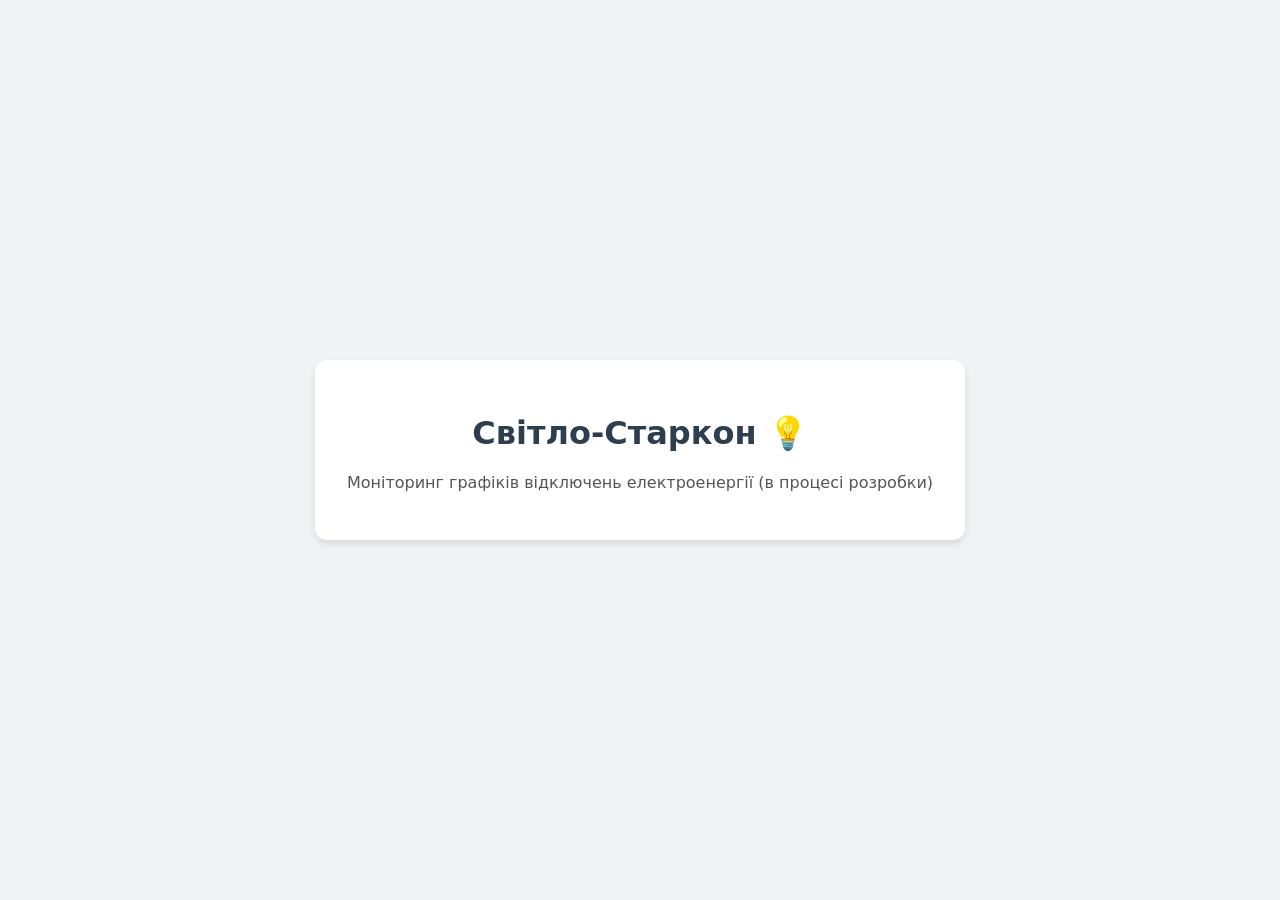
<file: index.html>
<!DOCTYPE html>
<html lang="uk">
<head>
    <meta charset="UTF-8">
    <meta name="viewport" content="width=device-width, initial-scale=1.0">
    <title>Світло-Старкон (PWA)</title>
    <style>
        body {
            font-family: system-ui, -apple-system, sans-serif;
            display: flex;
            justify-content: center;
            align-items: center;
            height: 100vh;
            margin: 0;
            background-color: #f0f2f5;
        }
        .container {
            text-align: center;
            padding: 2rem;
            background: white;
            border-radius: 12px;
            box-shadow: 0 4px 6px rgba(0,0,0,0.1);
        }
        h1 { color: #2c3e50; }
        p { color: #555; }
    </style>
</head>
<body>
    <div class="container">
        <h1>Світло-Старкон 💡</h1>
        <p>Моніторинг графіків відключень електроенергії (в процесі розробки)</p>
    </div>
</body>
</html>
</file>
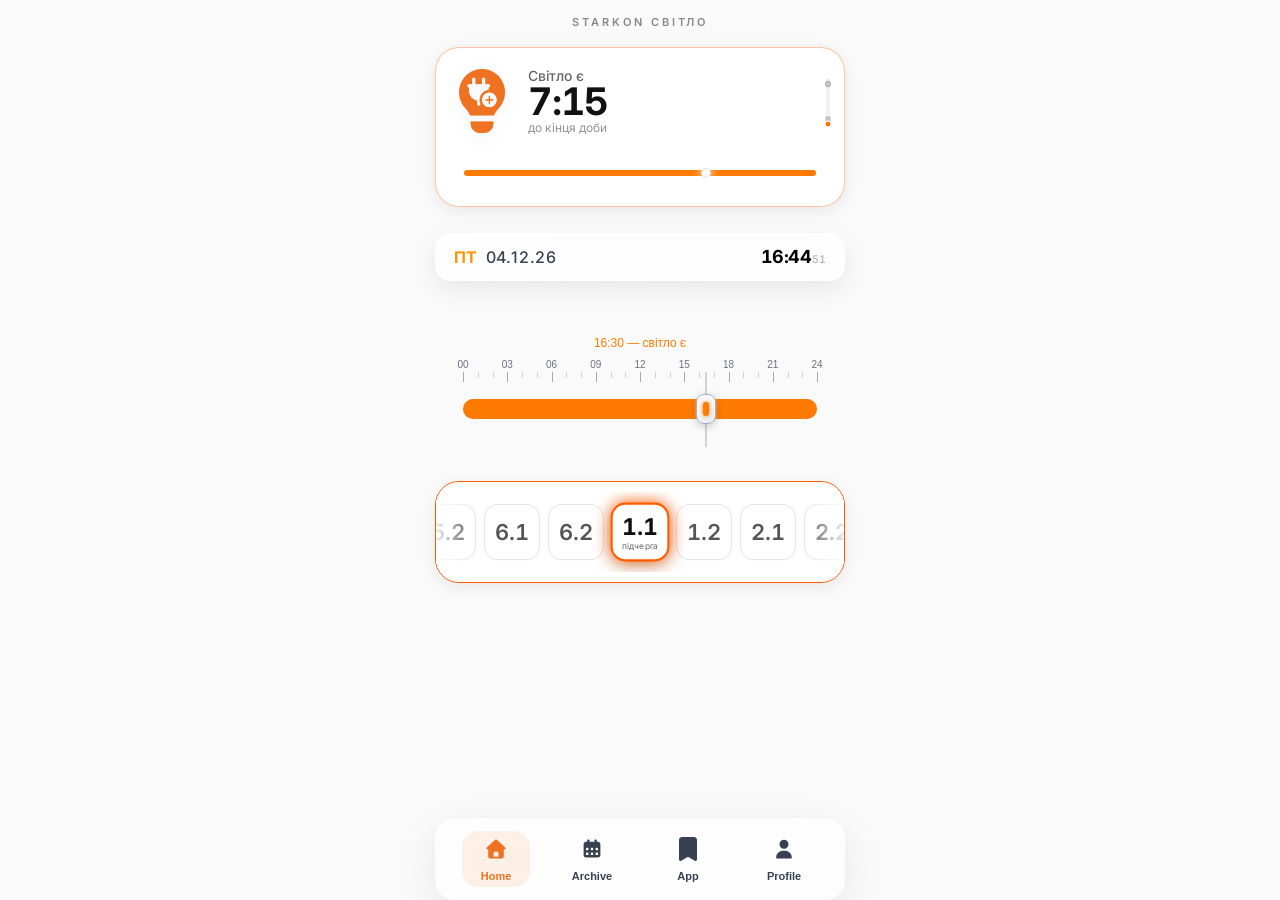
<file: pwa/index.html>
<!DOCTYPE html>
<html lang="uk">

<head>
    <meta charset="UTF-8">
    <meta name="viewport" content="width=device-width, initial-scale=1.0, maximum-scale=1.0, user-scalable=no">
    <title>Світло-Старкон | Коли буде світло?</title>
    <!-- Premium Typography: Inter for Apple-level UI -->
    <link rel="preconnect" href="https://fonts.googleapis.com">
    <link rel="preconnect" href="https://fonts.gstatic.com" crossorigin>
    <link
        href="https://fonts.googleapis.com/css2?family=Inter:wght@400;500;600;700;800;900&family=Outfit:wght@400;600;800&display=swap"
        rel="stylesheet">
    <link rel="stylesheet" href="style.css?v=1.5.4">
    <link rel="stylesheet" href="css/home.css?v=1.5.4">
    <link rel="stylesheet" href="css/tech-ui.css?v=1.5.4">
    <link rel="stylesheet" href="css/selector.css?v=1.5.4">
    <link rel="stylesheet" href="css/sssk-modern.css?v=1.5.4">

    <link rel="manifest" href="manifest.json">
    <meta name="theme-color" content="#D77727">
    <link rel="icon" type="image/svg+xml" href="assets/app-icon.svg">
    <link rel="apple-touch-icon" href="assets/app-icon-maskable.svg">
</head>

<body class="page-home" style="background: #000; color: #fff;">
    <!-- Full Screen Loading Splash -->
    <div id="loading-screen" class="loading-screen">
        <div class="loading-bulb-container">
            <svg width="240" height="240" viewBox="0 0 512 512" fill="none" xmlns="http://www.w3.org/2000/svg">
                <!-- Static Background Path -->
                <path
                    d="M171.91 356H244.66V278.23C204.38 270.82 189.03 233.61 193.14 195.47C179.44 195.42 179.44 174.57 193.14 174.52H214.09V143.09C214.09 137.3 218.77 132.61 224.57 132.61C230.37 132.61 235.05 137.29 235.05 143.09V174.52H276.95V143.09C276.95 137.3 281.63 132.61 287.43 132.61C293.23 132.61 297.91 137.29 297.91 143.09V174.52H318.86C332.56 174.57 332.56 195.42 318.86 195.47C322.98 233.61 307.59 270.84 267.34 278.23V356H340.09C346.17 337.42 358.34 320.58 372.09 306.08C468.46 211.41 393.29 31.22 256.01 36C118.69 31.25 43.56 211.41 139.92 306.09C153.66 320.59 165.91 337.42 171.91 356ZM336 409.33C334.83 508.55 159.82 495.2 176 396H336V409.33Z"
                    stroke="rgba(255,255,255,0.08)" stroke-width="4" fill="none" />

                <!-- Animated Spark Path -->
                <path id="loading-spark"
                    d="M267.34 356H340.09C346.17 337.42 358.34 320.58 372.09 306.08C468.46 211.41 393.29 31.22 256.01 36C118.69 31.25 43.56 211.41 139.92 306.09C153.66 320.59 165.91 337.42 171.91 356H244.66V278.23C204.38 270.82 189.03 233.61 193.14 195.47C179.44 195.42 179.44 174.57 193.14 174.52H214.09V143.09C214.09 137.3 218.77 132.61 224.57 132.61C230.37 132.61 235.05 137.29 235.05 143.09V174.52H276.95V143.09C276.95 137.3 281.63 132.61 287.43 132.61C293.23 132.61 297.91 137.29 297.91 143.09V174.52H318.86C332.56 174.57 332.56 195.42 318.86 195.47C322.98 233.61 307.59 270.84 267.34 278.23V356"
                    stroke="white" stroke-width="6" stroke-linecap="round" stroke-linejoin="round" fill="none" />
            </svg>
        </div>
    </div>

    <div id="app">
        <!-- Removed glass-header as per user request for Native PWA look -->



        <main class="content-area">
            <!-- Home Section -->
            <section id="home-section">
                <!-- PWA Page Title (Synchronized with Cabinet) -->
                <div class="pwa-page-label">
                    STARKON СВІТЛО
                </div>
                <!-- Removed Legacy Group Carousel (Pills) as per user request -->


                <!-- Removed Date Badge as per user request to integrate into hero -->
                <!-- Hero Card below -->

                <!-- Hero component v3 - Status Grid -->
                <div id="smart-hero" class="hero-card status-on">
                    <!-- ICON -->
                    <div class="hero-icon">
                        <img id="hero-icon-3d" src="assets/power_off.png" alt="Status Icon" data-status="on">
                    </div>

                    <!-- TEXT BLOCK -->
                    <div class="hero-text-block">
                        <div id="hero-title" class="hero-status">Світло є</div>
                        <div id="hero-countdown" class="hero-timer">0:00</div>
                        <div id="hero-subtitle" class="hero-context hero-context--active">завантаження...</div>
                    </div>

                    <!-- PROGRESS CAPSULE -->
                    <div class="hero-phase" id="hero-phase-capsule">
                        <div class="phase-track"></div>
                        <div class="phase-fill" id="hero-phase-fill"></div>
                        <div class="phase-dot phase-start"></div>
                        <div class="phase-dot phase-end"></div>
                        <div class="phase-dot phase-current" id="hero-phase-current"></div>
                    </div>

                    <!-- Horizontal 24h Mini-Graph -->
                    <div class="hero-timeline-capsule" id="hero-timeline-v3">
                        <div class="hero-tl-bubbles" id="hero-tl-bubbles"></div>
                        <div class="hero-tl-track">
                            <div class="hero-tl-segments" id="hero-tl-segments"></div>
                            <div class="hero-tl-pointer" id="hero-tl-pointer" style="left: 0%;"></div>
                        </div>
                    </div>
                </div>

                <!-- Dynamic Dashboard Status Block (Pushed by Hero Redesign) -->
                <div id="dynamic-info-block" class="dash-container status-off">
                    <!-- Left: Date Segment (Static) -->
                    <div class="dash-segment dash-date">
                        <span id="capsule-date-day" class="dash-day">--</span>
                        <span id="capsule-date-main" class="dash-date-num">--.--.----</span>
                    </div>


                    <!-- Right: Clock Segment (Interactive) -->
                    <div id="dash-segment-clock" class="dash-segment dash-clock">
                        <span id="tablo-real-time">00:00</span>
                        <span id="tablo-real-sec" class="dash-clock-sec">00</span>
                    </div>
                </div>


                <!-- MODERN INTERACTIVE TIMELINE (48 SECTORS) -->
                <div class="section-container" style="padding: 0 34px;">
                    <svitlo-timeline-block id="interactive-timeline-component" loading></svitlo-timeline-block>
                </div>

                <!-- Solid Bottom Area (Spaced for Subqueue Selector) -->
                <div style="position: relative; width: 100%; margin-bottom: 48px;">

                    <!-- Subqueue Selector -->
                    <div id="subqueue-selector" style="position: relative;">
                    </div>

                </div>

            </section>

        </main>

        <!-- Push nav to bottom safely -->

        <nav class="glass-nav">
            <button class="nav-item active focus-ring" onclick="window.location.href='index.html'">
                <span class="icon"><svg xmlns="http://www.w3.org/2000/svg" viewBox="0 0 640 640" width="24" height="24"
                        fill="currentColor">
                        <path
                            d="M341.8 72.6C329.5 61.2 310.5 61.2 298.3 72.6L74.3 280.6C64.7 289.6 61.5 303.5 66.3 315.7C71.1 327.9 82.8 336 96 336L112 336L112 512C112 547.3 140.7 576 176 576L464 576C499.3 576 528 547.3 528 512L528 336L544 336C557.2 336 569 327.9 573.8 315.7C578.6 303.5 575.4 289.5 565.8 280.6L341.8 72.6zM304 384L336 384C362.5 384 384 405.5 384 432L384 528L256 528L256 432C256 405.5 277.5 384 304 384z" />
                    </svg></span>
                <span class="nav-text">Home</span>
            </button>
            <button class="nav-item  focus-ring" onclick="window.location.href='full_schedule.html'">
                <span class="icon"><svg xmlns="http://www.w3.org/2000/svg" viewBox="0 0 640 640" width="24" height="24"
                        fill="currentColor">
                        <path
                            d="M224 64C241.7 64 256 78.3 256 96L256 128L384 128L384 96C384 78.3 398.3 64 416 64C433.7 64 448 78.3 448 96L448 128L480 128C515.3 128 544 156.7 544 192L544 480C544 515.3 515.3 544 480 544L160 544C124.7 544 96 515.3 96 480L96 192C96 156.7 124.7 128 160 128L192 128L192 96C192 78.3 206.3 64 224 64zM160 304L160 336C160 344.8 167.2 352 176 352L208 352C216.8 352 224 344.8 224 336L224 304C224 295.2 216.8 288 208 288L176 288C167.2 288 160 295.2 160 304zM288 304L288 336C288 344.8 295.2 352 304 352L336 352C344.8 352 352 344.8 352 336L352 304C352 295.2 344.8 288 336 288L304 288C295.2 288 288 295.2 288 304zM432 288C423.2 288 416 295.2 416 304L416 336C416 344.8 423.2 352 432 352L464 352C472.8 352 480 344.8 480 336L480 304C480 295.2 472.8 288 464 288L432 288zM160 432L160 464C160 472.8 167.2 480 176 480L208 480C216.8 480 224 472.8 224 464L224 432C224 423.2 216.8 416 208 416L176 416C167.2 416 160 423.2 160 432zM304 416C295.2 416 288 423.2 288 432L288 464C288 472.8 295.2 480 304 480L336 480C344.8 480 352 472.8 352 464L352 432C352 423.2 344.8 416 336 416L304 416zM416 432L416 464C416 472.8 423.2 480 432 480L464 480C472.8 480 480 472.8 480 464L480 432C480 423.2 472.8 416 464 416L432 416C423.2 416 416 423.2 416 432z" />
                    </svg></span>
                <span class="nav-text">Archive</span>
            </button>
            <button class="nav-item  focus-ring" onclick="window.location.href='apps.html'">
                <span class="icon"><svg xmlns="http://www.w3.org/2000/svg" viewBox="0 0 384 512" width="18" height="24"
                        fill="currentColor">
                        <path
                            d="M64 0C28.7 0 0 28.7 0 64L0 480c0 11.5 6.2 22.2 16.2 27.8s22.3 5.5 32.2-.4L192 421.3 335.5 507.4c9.9 5.9 22.2 6.1 32.2 .4S384 491.5 384 480l0-416c0-35.3-28.7-64-64-64L64 0z" />
                    </svg></span>
                <span class="nav-text">App</span>
            </button>
            <button class="nav-item  focus-ring" onclick="window.location.href='cabinet.html'">
                <span class="icon"><svg xmlns="http://www.w3.org/2000/svg" viewBox="0 0 640 640" width="24" height="24"
                        fill="currentColor">
                        <path
                            d="M320 312C386.3 312 440 258.3 440 192C440 125.7 386.3 72 320 72C253.7 72 200 125.7 200 192C200 258.3 253.7 312 320 312zM290.3 368C191.8 368 112 447.8 112 546.3C112 562.7 125.3 576 141.7 576L498.3 576C514.7 576 528 562.7 528 546.3C528 447.8 448.2 368 349.7 368L290.3 368z" />
                    </svg></span>
                <span class="nav-text">Profile</span>
            </button>
        </nav>
    </div>

    <!-- Queue Picker Overlay -->
    <div id="home-queue-picker-overlay" class="overlay"
        onclick="if(event.target===this) document.getElementById('home-queue-picker-overlay').classList.remove('active')">
        <div class="picker-container fade-in-up">
            <div class="picker-header" style="margin-bottom: 20px;">
                <h2 class="picker-title">Оберіть підчергу</h2>
                <div class="picker-close"
                    onclick="document.getElementById('home-queue-picker-overlay').classList.remove('active')">
                    <svg width="20" height="20" viewBox="0 0 24 24" fill="none" stroke="currentColor" stroke-width="3"
                        stroke-linecap="round" stroke-linejoin="round">
                        <line x1="18" y1="6" x2="6" y2="18"></line>
                        <line x1="6" y1="6" x2="18" y2="18"></line>
                    </svg>
                </div>
            </div>
            <div class="group-grid" id="home-queue-buttons">
                <!-- Group buttons injected via JS -->
            </div>
        </div>
    </div>

    <!-- Legend Overlay -->
    <div id="legend-overlay" class="overlay" onclick="if(event.target===this) this.classList.remove('active')">
        <div class="picker-container fade-in-up">
            <div class="picker-header">
                <h2 class="picker-title">Легенда графіку</h2>
                <div class="picker-close"
                    onclick="document.getElementById('legend-overlay').classList.remove('active')">
                    <svg width="20" height="20" viewBox="0 0 24 24" fill="none" stroke="currentColor" stroke-width="3"
                        stroke-linecap="round" stroke-linejoin="round">
                        <line x1="18" y1="6" x2="6" y2="18"></line>
                        <line x1="6" y1="6" x2="18" y2="18"></line>
                    </svg>
                </div>
            </div>
            <div class="legend-content">
                <div class="legend-item">
                    <div class="legend-color-p orange"></div>
                    <div class="legend-info">
                        <div class="legend-label">Помаранчевий</div>
                        <div class="legend-desc">Електроенергія буде подаватись у цей час.</div>
                    </div>
                </div>
                <div class="legend-item">
                    <div class="legend-color-p grey"></div>
                    <div class="legend-info">
                        <div class="legend-label">Сірий</div>
                        <div class="legend-desc">Електроенергія буде відсутня у цей час.</div>
                    </div>
                </div>
            </div>
        </div>
    </div>
    <script src="js/modules/svitlo-timeline-block.js?v=1.5.4"></script>
    <script src="js/tech-ui.js?v=1.5.4"></script>
    <script src="js/pages/home.js?v=1.5.4" type="module"></script>
    <script>
        if ('serviceWorker' in navigator) {
            window.addEventListener('load', () => {
                navigator.serviceWorker.register('sw.js')
                    .then(reg => console.log('SW Registered'))
                    .catch(err => console.log('SW Error: ', err));
            });
        }
    </script>
    <!-- SVG Filters for Advanced UI Effects -->
    <svg style="position: absolute; width: 0; height: 0; pointer-events: none;" aria-hidden="true" focusable="false">
      <defs>
        <filter id="bloom-glow" x="-50%" y="-50%" width="200%" height="200%">
          <feGaussianBlur in="SourceGraphic" stdDeviation="1.2" result="blur" />

          <feColorMatrix in="blur" type="matrix" values="
            1 0 0 0 0
            0 1 0 0 0
            0 0 1 0 0
            0 0 0 1.5 0" result="glow" />
          <feMerge>
            <feMergeNode in="glow" />
            <feMergeNode in="SourceGraphic" />
          </feMerge>
        </filter>
      </defs>
    </svg>
</body>


</html>
</file>
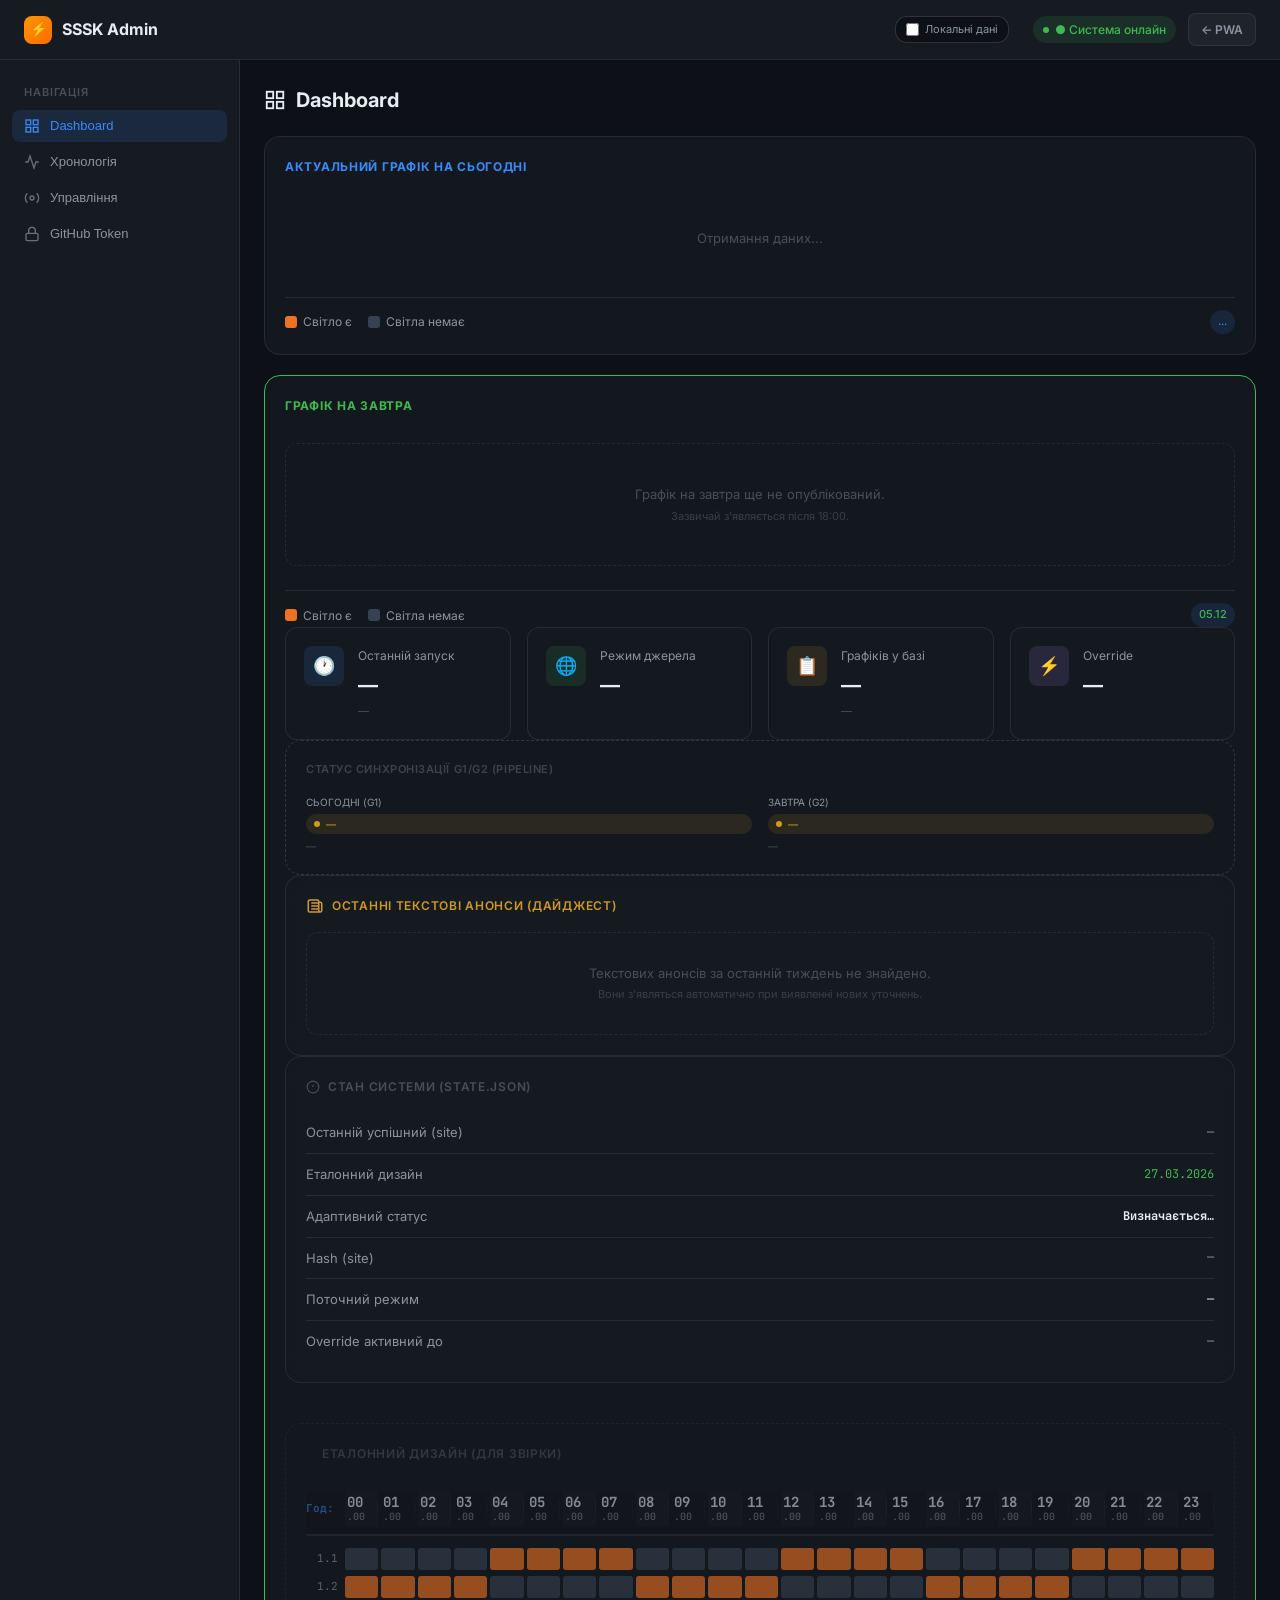
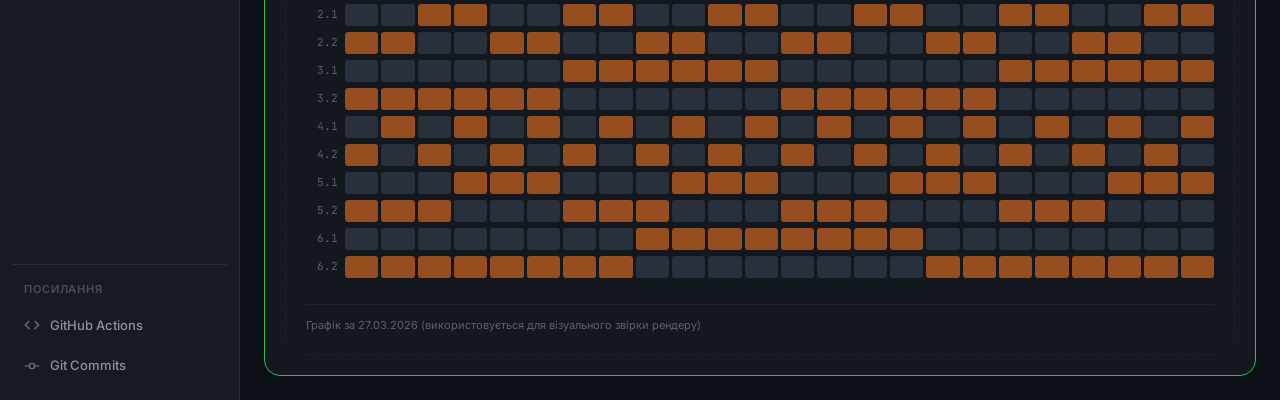
<file: pwa/admin.html>
<!DOCTYPE html>
<html lang="uk">
<head>
    <meta charset="UTF-8">
    <meta name="viewport" content="width=device-width, initial-scale=1.0">
    <title>SSSK Admin — Панель моніторингу парсера</title>
    <link rel="stylesheet" href="admin.css">
</head>
<body>

<div class="admin-layout">

    <!-- ═══ HEADER ═══ -->
    <header class="admin-header">
        <a class="logo" href="index.html">
            <div class="logo-icon">⚡</div>
            SSSK Admin
        </a>
        <div class="header-right">
            <div id="local-toggle-container" style="display: flex; align-items: center; gap: 8px; margin-right: 12px; font-size: 11px; color: var(--text-secondary); background: var(--bg-primary); padding: 4px 10px; border-radius: 12px; border: 1px solid var(--border-strong);">
                <label style="cursor: pointer; display: flex; align-items: center; gap: 6px;">
                    <input type="checkbox" id="local-data-toggle" style="accent-color: var(--accent-blue);">
                    <span style="user-select: none;">Локальні дані</span>
                </label>
            </div>
            <div id="header-status" class="status-pill warn">● Завантаження…</div>
            <a href="index.html" class="btn btn-ghost btn-sm">← PWA</a>
        </div>
    </header>

    <!-- ═══ SIDEBAR ═══ -->
    <nav class="admin-sidebar">
        <div class="sidebar-section-label">Навігація</div>
        <button class="sidebar-link active" data-section="dashboard">
            <svg width="16" height="16" viewBox="0 0 24 24" fill="none" stroke="currentColor" stroke-width="2">
                <rect x="3" y="3" width="7" height="7"/><rect x="14" y="3" width="7" height="7"/>
                <rect x="14" y="14" width="7" height="7"/><rect x="3" y="14" width="7" height="7"/>
            </svg>
            Dashboard
        </button>
        <button class="sidebar-link" data-section="history">
            <svg width="16" height="16" viewBox="0 0 24 24" fill="none" stroke="currentColor" stroke-width="2">
                <polyline points="22 12 18 12 15 21 9 3 6 12 2 12"/>
            </svg>
            Хронологія
        </button>
        <button class="sidebar-link" data-section="controls">
            <svg width="16" height="16" viewBox="0 0 24 24" fill="none" stroke="currentColor" stroke-width="2">
                <circle cx="12" cy="12" r="3"/><path d="M19.07 4.93a10 10 0 0 1 0 14.14M4.93 4.93a10 10 0 0 0 0 14.14"/>
            </svg>
            Управління
        </button>
        <button class="sidebar-link" data-section="token">
            <svg width="16" height="16" viewBox="0 0 24 24" fill="none" stroke="currentColor" stroke-width="2">
                <rect x="3" y="11" width="18" height="11" rx="2" ry="2"/>
                <path d="M7 11V7a5 5 0 0 1 10 0v4"/>
            </svg>
            GitHub Token
        </button>

        <div class="divider" style="margin-top:auto"></div>
        <div class="sidebar-section-label">Посилання</div>
        <a id="actions-link" class="sidebar-link" href="#" target="_blank" rel="noopener">
            <svg width="16" height="16" viewBox="0 0 24 24" fill="none" stroke="currentColor" stroke-width="2">
                <polyline points="16 18 22 12 16 6"/><polyline points="8 6 2 12 8 18"/>
            </svg>
            GitHub Actions
        </a>
        <a class="sidebar-link" 
           href="https://github.com/realtomchuk-source/svitlo-starkon/commits/main" 
           target="_blank" rel="noopener">
            <svg width="16" height="16" viewBox="0 0 24 24" fill="none" stroke="currentColor" stroke-width="2">
                <circle cx="12" cy="12" r="4"/><line x1="1.05" y1="12" x2="7" y2="12"/>
                <line x1="17.01" y1="12" x2="22.96" y2="12"/>
            </svg>
            Git Commits
        </a>
    </nav>

    <!-- ═══ MAIN ═══ -->
    <main class="admin-main">

        <!-- ─── Dashboard ─── -->
        <section id="section-dashboard" class="page-section active">
            <h1 class="section-title">
                <svg width="22" height="22" viewBox="0 0 24 24" fill="none" stroke="currentColor" stroke-width="2">
                    <rect x="3" y="3" width="7" height="7"/><rect x="14" y="3" width="7" height="7"/>
                    <rect x="14" y="14" width="7" height="7"/><rect x="3" y="14" width="7" height="7"/>
                </svg>
                Dashboard
            </h1>

            <!-- Schedule Grid -->
                        <!-- Main Schedule Section -->
            <div class="card" id="schedule-card">
                <div class="card-title" id="schedule-card-title" style="color: var(--accent-blue); font-weight: 700;">
                    АКТУАЛЬНИЙ ГРАФІК НА СЬОГОДНІ
                </div>
                <div id="schedule-grid" class="schedule-grid-container">
                    <div class="loading-state">
                        <div class="loading-spinner"></div>
                        Завантаження актуального графіка…
                    </div>
                </div>
                <div class="schedule-legend">
                    <span class="legend-item"><span class="legend-dot on"></span> Світло є</span>
                    <span class="legend-item"><span class="legend-dot off"></span> Світла немає</span>
                    <div id="schedule-date-badge" class="badge badge-site" style="margin-left: auto;">...</div>
                </div>
            </div>

            <!-- Tomorrow Schedule Section -->
            <div class="card" id="tomorrow-card" style="border: 1px solid var(--accent-green);">
                <div class="card-title" id="tomorrow-card-title" style="color: var(--accent-green); font-weight: 700;">
                    ГРАФІК НА ЗАВТРА
                </div>
                <div id="tomorrow-grid" class="schedule-grid-container">
                    <div class="loading-state">
                        <div class="loading-spinner"></div>
                        Очікування графіка на завтра…
                    </div>
                </div>
                <div class="schedule-legend">
                    <span class="legend-item"><span class="legend-dot on"></span> Світло є</span>
                    <span class="legend-item"><span class="legend-dot off"></span> Світла немає</span>
                    <div id="tomorrow-date-badge" class="badge badge-site" style="margin-left: auto; border-color: var(--accent-green); color: var(--accent-green);">...</div>
                </div>

            <!-- Tomorrow Aggregated Schedule Section (NEW) -->
            <div class="card" id="tomorrow-aggregated-card" style="border: 1px solid var(--accent-amber); display: none;">
                <div class="card-title" id="tomorrow-aggregated-title" style="color: var(--accent-amber); font-weight: 700;">
                    СКОРИГОВАНИЙ ГРАФІК (ЗА ТЕКСТОМ)
                </div>
                <div id="tomorrow-aggregated-grid" class="schedule-grid-container">
                    <div class="loading-state">
                        Аналіз текстових доповнень…
                    </div>
                </div>
                <div class="schedule-legend">
                    <span class="legend-item"><span class="legend-dot on"></span> Світло є</span>
                    <span class="legend-item"><span class="legend-dot off"></span> Світла немає</span>
                    <div id="tomorrow-aggregated-badge" class="badge badge-site" style="margin-left: auto; border-color: var(--accent-amber); color: var(--accent-amber);">...</div>
                </div>
            </div>

            <div class="stats-grid">
                <div class="stat-card">
                    <div class="stat-icon blue">🕐</div>
                    <div class="stat-body">
                        <div class="stat-label">Останній запуск</div>
                        <div class="stat-value" id="stat-last-run">—</div>
                        <div class="stat-sub" id="stat-last-run-sub">—</div>
                    </div>
                </div>
                <div class="stat-card">
                    <div class="stat-icon green">🌐</div>
                    <div class="stat-body">
                        <div class="stat-label">Режим джерела</div>
                        <div class="stat-value" id="stat-source">—</div>
                    </div>
                </div>
                <div class="stat-card">
                    <div class="stat-icon amber">📋</div>
                    <div class="stat-body">
                        <div class="stat-label">Графіків у базі</div>
                        <div class="stat-value" id="stat-schedules">—</div>
                        <div class="stat-sub" id="stat-schedules-sub">—</div>
                    </div>
                </div>
                <div class="stat-card">
                    <div class="stat-icon purple">⚡</div>
                    <div class="stat-body">
                        <div class="stat-label">Override</div>
                        <div class="stat-value" id="stat-override">—</div>
                    </div>
                </div>
            </div>

            <!-- Pipeline Sync Status (G1/G2) -->
            <div class="card" style="border: 1px dashed var(--border-strong); background: rgba(0,0,0,0.02);">
                <div class="card-title" style="font-size: 11px; opacity: 0.8; letter-spacing: 0.05em;">
                    СТАТУС СИНХРОНІЗАЦІЇ G1/G2 (PIPELINE)
                </div>
                <div style="display: grid; grid-template-columns: repeat(auto-fit, minmax(200px, 1fr)); gap: 16px;">
                    <div class="sync-item">
                        <div style="font-size: 10px; color: var(--text-secondary); margin-bottom: 4px;">СЬОГОДНІ (G1)</div>
                        <div id="sync-g1-status" class="status-pill warn" style="font-size: 10px; padding: 2px 8px;">—</div>
                        <div id="sync-g1-meta" style="font-size: 10px; margin-top: 4px; color: var(--text-muted);">—</div>
                    </div>
                    <div class="sync-item">
                        <div style="font-size: 10px; color: var(--text-secondary); margin-bottom: 4px;">ЗАВТРА (G2)</div>
                        <div id="sync-g2-status" class="status-pill warn" style="font-size: 10px; padding: 2px 8px;">—</div>
                        <div id="sync-g2-meta" style="font-size: 10px; margin-top: 4px; color: var(--text-muted);">—</div>
                    </div>
                </div>
            </div>
            
            <!-- News Digest / Announcements -->
            <div class="card" id="announcements-card">
                <div class="card-title" style="color: var(--accent-amber); display: flex; align-items: center; gap: 8px;">
                    <svg width="18" height="18" viewBox="0 0 24 24" fill="none" stroke="currentColor" stroke-width="2">
                        <path d="M19 20H5a2 2 0 0 1-2-2V6a2 2 0 0 1 2-2h10a2 2 0 0 1 2 2v1m2 13a2 2 0 0 1-2-2V7m2 13a2 2 0 0 0 2-2V9a2 2 0 0 0-2-2h-2m-4-3H9M7 8h10M7 12h10M7 16h10"/>
                    </svg>
                    ОСТАННІ ТЕКСТОВІ АНОНСИ (ДАЙДЖЕСТ)
                </div>
                <div id="announcements-list" class="announcements-list">
                    <div class="loading-state">Збір анонсів...</div>
                </div>
            </div>

            <!-- State Details -->
            <div class="card">
                <div class="card-title">
                    <svg width="14" height="14" viewBox="0 0 24 24" fill="none" stroke="currentColor" stroke-width="2">
                        <circle cx="12" cy="12" r="10"/><line x1="12" y1="8" x2="12" y2="12"/>
                        <line x1="12" y1="16" x2="12.01" y2="16"/>
                    </svg>
                    Стан системи (state.json)
                </div>
                <div class="kv-row">
                    <span class="kv-key">Останній успішний (site)</span>
                    <span class="kv-val muted" id="kv-last-site">—</span>
                </div>
                <div class="kv-row">
                    <span class="kv-key">Еталонний дизайн</span>
                    <span class="kv-val green">27.03.2026</span>
                </div>
                <div class="kv-row">
                    <span class="kv-key">Адаптивний статус</span>
                    <span class="kv-val blue" id="kv-adaptive-mode" style="font-weight: bold;">Визначається…</span>
                </div>
                <div class="kv-row">
                    <span class="kv-key">Hash (site)</span>
                    <span class="kv-val muted" id="kv-hash-site">—</span>
                </div>
                <div class="kv-row">
                    <span class="kv-key">Поточний режим</span>
                    <span class="kv-val" id="kv-source-mode">—</span>
                </div>
                <div class="kv-row">
                    <span class="kv-key">Override активний до</span>
                    <span class="kv-val muted" id="kv-override-until">—</span>
                </div>
            </div>

            <!-- Reference Section (Moved to Bottom) -->
            <div class="card" id="reference-card" style="border-style: dashed; opacity: 0.6; margin-top: 40px;">
                <div class="card-title" style="color: var(--text-muted);">
                    <i class="fas fa-history" style="margin-right:8px"></i> ЕТАЛОННИЙ ДИЗАЙН (ДЛЯ ЗВІРКИ)
                </div>
                <div id="reference-grid" class="schedule-grid-container">
                    <!-- Filled by JS with 27.03 data -->
                </div>
                <div class="schedule-legend">
                    <span class="legend-item" style="font-size: 11px;">Графік за 27.03.2026 (використовується для візуального звірки рендеру)</span>
                </div>
            </div>
        </section>

        <!-- ─── History ─── -->
        <section id="section-history" class="page-section">
            <h1 class="section-title">Хронологія парсингу</h1>
            
            <div class="card">
                <div class="card-title">Таймлайн оновлень</div>
                <div class="timeline-visual">
                    <div id="timeline-bar" class="timeline-bar"></div>
                    <div id="timeline-labels" class="timeline-labels"></div>
                </div>
            </div>

            <div class="card" style="padding:0; overflow:hidden">
                <table class="history-table">
                    <thead>
                        <tr>
                            <th>Час</th>
                            <th>Дата графіка</th>
                            <th>Джерело</th>
                            <th>Тип</th>
                            <th>Результат</th>
                        </tr>
                    </thead>
                    <tbody id="history-tbody">
                        <!-- Filled by JS -->
                    </tbody>
                </table>
            </div>
        </section>

        <!-- ─── Controls ─── -->
        <section id="section-controls" class="page-section">
            <h1 class="section-title">Управління парсером</h1>
            
            <div class="card">
                <div class="card-title">Ручне оновлення</div>
                <div class="form-group">
                    <label>Джерело даних</label>
                    <select id="source-select" class="admin-input">
                        <option value="site">Сайт (Автоматично)</option>
                        <option value="archive">Архів (Парсинг історії)</option>
                        <option value="manual">Ручне введення</option>
                    </select>
                </div>
                
                <div class="form-group">
                    <label>Інтервал оновлення (Override)</label>
                    <input type="range" id="interval-slider" min="5" max="60" step="5" value="15">
                    <span id="interval-value" class="range-val">15 хв</span>
                </div>

                <div class="form-group">
                    <label>Тривалість дії (год)</label>
                    <input type="number" id="duration-input" class="admin-input" value="1" min="1" max="24">
                </div>

                <div class="form-group" id="manual-editor" style="display: none; border-top: 1px solid var(--border); padding-top: 20px; margin-top: 20px;">
                    <label class="form-label">Редактор графіка (Ручне введення)</label>
                    <div style="display: flex; flex-wrap: wrap; gap: 12px; margin-bottom: 16px;">
                        <div style="flex: 1; min-width: 200px;">
                            <label class="form-label" style="font-size: 10px; opacity: 0.7;">Дата графіка</label>
                            <div style="display: flex; gap: 8px;">
                                <input type="date" id="manual-target-date" class="form-input" style="flex: 1">
                                <button class="btn btn-ghost btn-sm" onclick="setManualDate('today')" title="Сьогодні">Сьогодні</button>
                                <button class="btn btn-ghost btn-sm" onclick="setManualDate('tomorrow')" title="Завтра">Завтра</button>
                            </div>
                        </div>
                        <div style="flex: 1; min-width: 200px;">
                            <label class="form-label" style="font-size: 10px; opacity: 0.7;">Тип оновлення (заголовок)</label>
                            <input type="text" id="manual-title" class="form-input" placeholder="Наприклад: Графік на завтра" value="Графік на завтра">
                        </div>
                    </div>
                    
                    <div id="manual-grid-container" class="manual-grid-container" style="overflow-x: auto; padding-bottom: 12px;">
                        <!-- JS generated grid here -->
                    </div>

                    <div class="schedule-legend" style="border: none; margin-top: 8px;">
                        <span class="legend-item"><span class="legend-dot on"></span> Клік: Світло є</span>
                        <span class="legend-item"><span class="legend-dot off"></span> Клік: Світла немає</span>
                        <button id="reset-manual-grid" class="btn btn-ghost btn-sm" style="margin-left: auto;">Очистити сітку</button>
                    </div>
                </div>

                <div style="display: flex; gap: 12px; margin-top: 24px;">
                    <button class="btn btn-primary" style="flex: 2" onclick="triggerWorkflow()">🚀 Запустити парсер зараз</button>
                    <button class="btn btn-ghost" style="flex: 1" onclick="refreshNow()">🔄 Оновити дані</button>
                </div>
                
                <div id="action-log" class="action-log" style="margin-top: 20px;"></div>
            </div>
        </section>

        <!-- ─── Token ─── -->
        <section id="section-token" class="page-section">
            <h1 class="section-title">GitHub Налаштування</h1>
            <div class="card">
                <div class="card-title">Персональний токен доступу</div>
                <p class="text-sm muted" style="margin-bottom:16px">
                    Токен необхідний для запуску GitHub Actions. Ми зберігаємо його лише у вашому браузері (localStorage).
                </p>
                <div class="form-group">
                    <input type="password" id="token-input" class="admin-input" placeholder="ghp_...">
                </div>
                <div style="display:flex; gap:8px">
                    <button class="btn btn-primary" onclick="saveToken()">Зберегти токен</button>
                    <button class="btn btn-ghost" style="color:#ef4444" onclick="clearToken()">Видалити</button>
                </div>
            </div>
        </section>

    </main>
</div>

<script src="admin.js"></script>
</body>
</html>
</file>
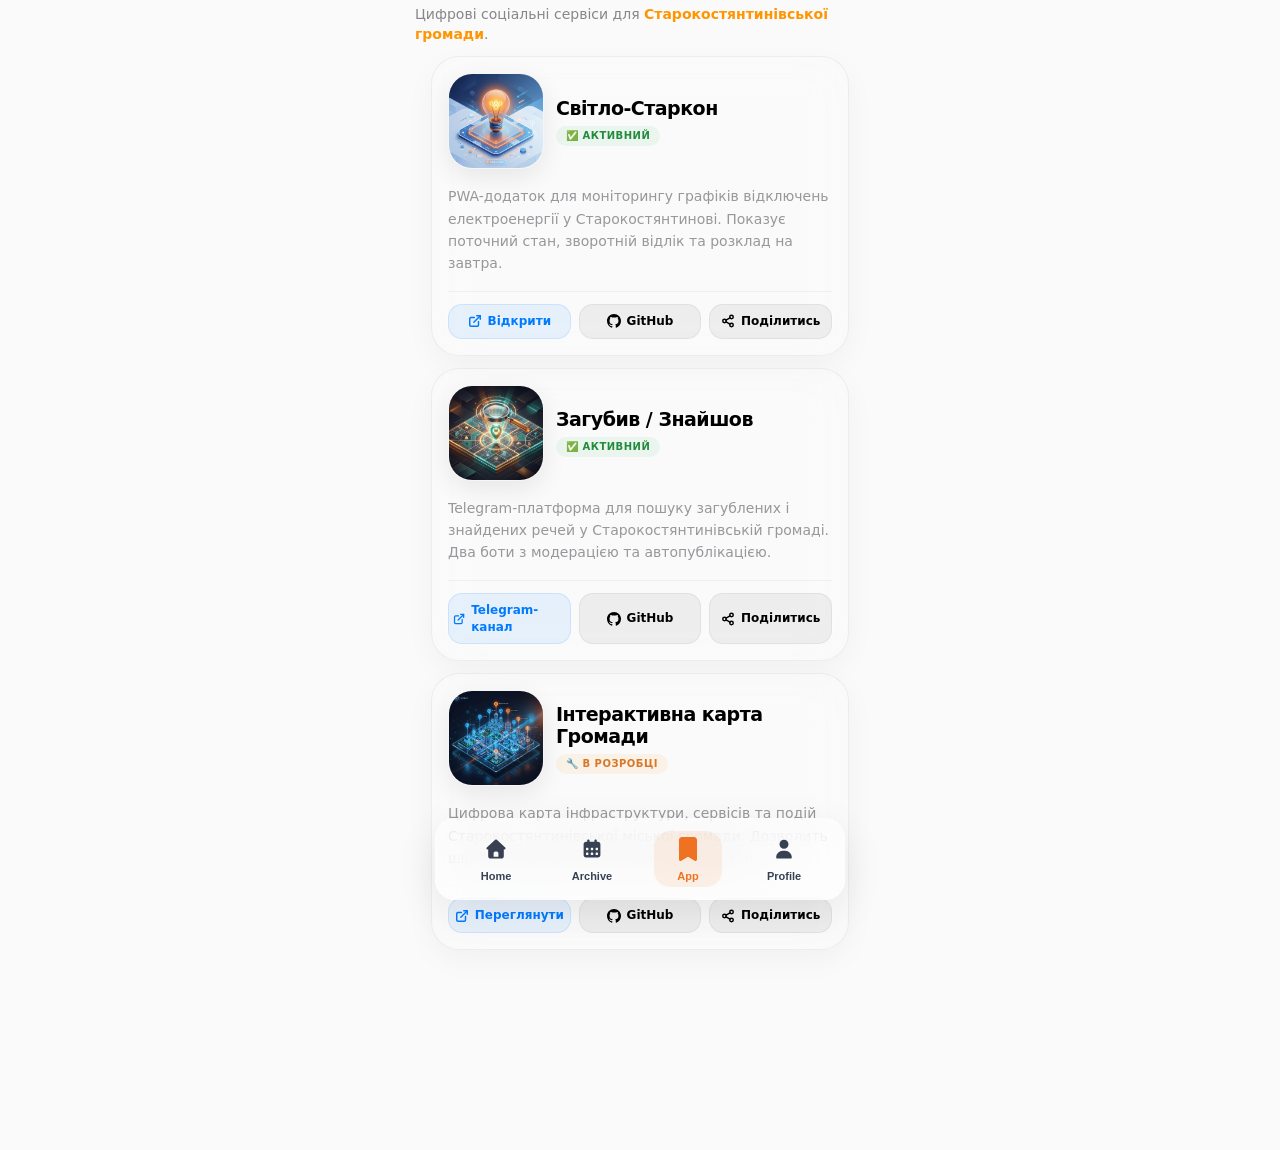
<file: pwa/apps.html>
<!DOCTYPE html>
<html lang="uk">

<head>
    <meta charset="UTF-8">
    <meta name="viewport" content="width=device-width, initial-scale=1.0, maximum-scale=1.0, user-scalable=no">
    <title>Проекти громади | Світло-Старкон</title>
    <meta name="description" content="Цифрові сервіси Старокостянтинівської міської громади — веб-проекти для мешканців.">
    <link rel="stylesheet" href="style.css?v=2">
    <link rel="manifest" href="manifest.json">
    <meta name="theme-color" content="#D77727">
    <link rel="apple-touch-icon" href="assets/icon-180.png">
</head>

<body class="page-apps">
    <div id="app">

        <main class="content-area">
            <!-- Intro block -->
            <div class="apps-intro fade-in">
                <p class="body-neutral">
                    Цифрові соціальні сервіси для
                    <span style="color: var(--system-accent); font-weight: 600;">Старокостянтинівської громади</span>.
                </p>
            </div>

            <!-- Cards container -->
            <div id="apps-container" class="apps-list">
                <!-- Cards rendered by apps.js -->
                <div class="glass-card" style="text-align:center; padding: 40px 20px;">
                    <p class="body-neutral">Завантаження проектів...</p>
                </div>
            </div>
        </main>

        <!-- Push nav to bottom safely -->
        <div style="height: 100px;"></div>

        <nav class="glass-nav">
            <button class="nav-item focus-ring" onclick="window.location.href='index.html'">
                <span class="icon"><svg xmlns="http://www.w3.org/2000/svg" viewBox="0 0 640 640" width="24" height="24" fill="currentColor"><path d="M341.8 72.6C329.5 61.2 310.5 61.2 298.3 72.6L74.3 280.6C64.7 289.6 61.5 303.5 66.3 315.7C71.1 327.9 82.8 336 96 336L112 336L112 512C112 547.3 140.7 576 176 576L464 576C499.3 576 528 547.3 528 512L528 336L544 336C557.2 336 569 327.9 573.8 315.7C578.6 303.5 575.4 289.5 565.8 280.6L341.8 72.6zM304 384L336 384C362.5 384 384 405.5 384 432L384 528L256 528L256 432C256 405.5 277.5 384 304 384z"/></svg></span>
                <span class="nav-text">Home</span>
            </button>
            <button class="nav-item focus-ring" onclick="window.location.href='full_schedule.html'">
                <span class="icon"><svg xmlns="http://www.w3.org/2000/svg" viewBox="0 0 640 640" width="24" height="24" fill="currentColor"><path d="M224 64C241.7 64 256 78.3 256 96L256 128L384 128L384 96C384 78.3 398.3 64 416 64C433.7 64 448 78.3 448 96L448 128L480 128C515.3 128 544 156.7 544 192L544 480C544 515.3 515.3 544 480 544L160 544C124.7 544 96 515.3 96 480L96 192C96 156.7 124.7 128 160 128L192 128L192 96C192 78.3 206.3 64 224 64zM160 304L160 336C160 344.8 167.2 352 176 352L208 352C216.8 352 224 344.8 224 336L224 304C224 295.2 216.8 288 208 288L176 288C167.2 288 160 295.2 160 304zM288 304L288 336C288 344.8 295.2 352 304 352L336 352C344.8 352 352 344.8 352 336L352 304C352 295.2 344.8 288 336 288L304 288C295.2 288 288 295.2 288 304zM432 288C423.2 288 416 295.2 416 304L416 336C416 344.8 423.2 352 432 352L464 352C472.8 352 480 344.8 480 336L480 304C480 295.2 472.8 288 464 288L432 288zM160 432L160 464C160 472.8 167.2 480 176 480L208 480C216.8 480 224 472.8 224 464L224 432C224 423.2 216.8 416 208 416L176 416C167.2 416 160 423.2 160 432zM304 416C295.2 416 288 423.2 288 432L288 464C288 472.8 295.2 480 304 480L336 480C344.8 480 352 472.8 352 464L352 432C352 423.2 344.8 416 336 416L304 416zM416 432L416 464C416 472.8 423.2 480 432 480L464 480C472.8 480 480 472.8 480 464L480 432C480 423.2 472.8 416 464 416L432 416C423.2 416 416 423.2 416 432z"/></svg></span>
                <span class="nav-text">Archive</span>
            </button>
            <button class="nav-item active focus-ring" onclick="window.location.href='apps.html'">
                <span class="icon"><svg xmlns="http://www.w3.org/2000/svg" viewBox="0 0 384 512" width="18" height="24" fill="currentColor"><path d="M64 0C28.7 0 0 28.7 0 64L0 480c0 11.5 6.2 22.2 16.2 27.8s22.3 5.5 32.2-.4L192 421.3 335.5 507.4c9.9 5.9 22.2 6.1 32.2 .4S384 491.5 384 480l0-416c0-35.3-28.7-64-64-64L64 0z"/></svg></span>
                <span class="nav-text">App</span>
            </button>
            <button class="nav-item focus-ring" onclick="window.location.href='cabinet.html'">
                <span class="icon"><svg xmlns="http://www.w3.org/2000/svg" viewBox="0 0 640 640" width="24" height="24" fill="currentColor"><path d="M320 312C386.3 312 440 258.3 440 192C440 125.7 386.3 72 320 72C253.7 72 200 125.7 200 192C200 258.3 253.7 312 320 312zM290.3 368C191.8 368 112 447.8 112 546.3C112 562.7 125.3 576 141.7 576L498.3 576C514.7 576 528 562.7 528 546.3C528 447.8 448.2 368 349.7 368L290.3 368z"/></svg></span>
                <span class="nav-text">Profile</span>
            </button>
        </nav>
    </div>

    <script src="js/pages/apps.js"></script>
</body>

</html>
</file>
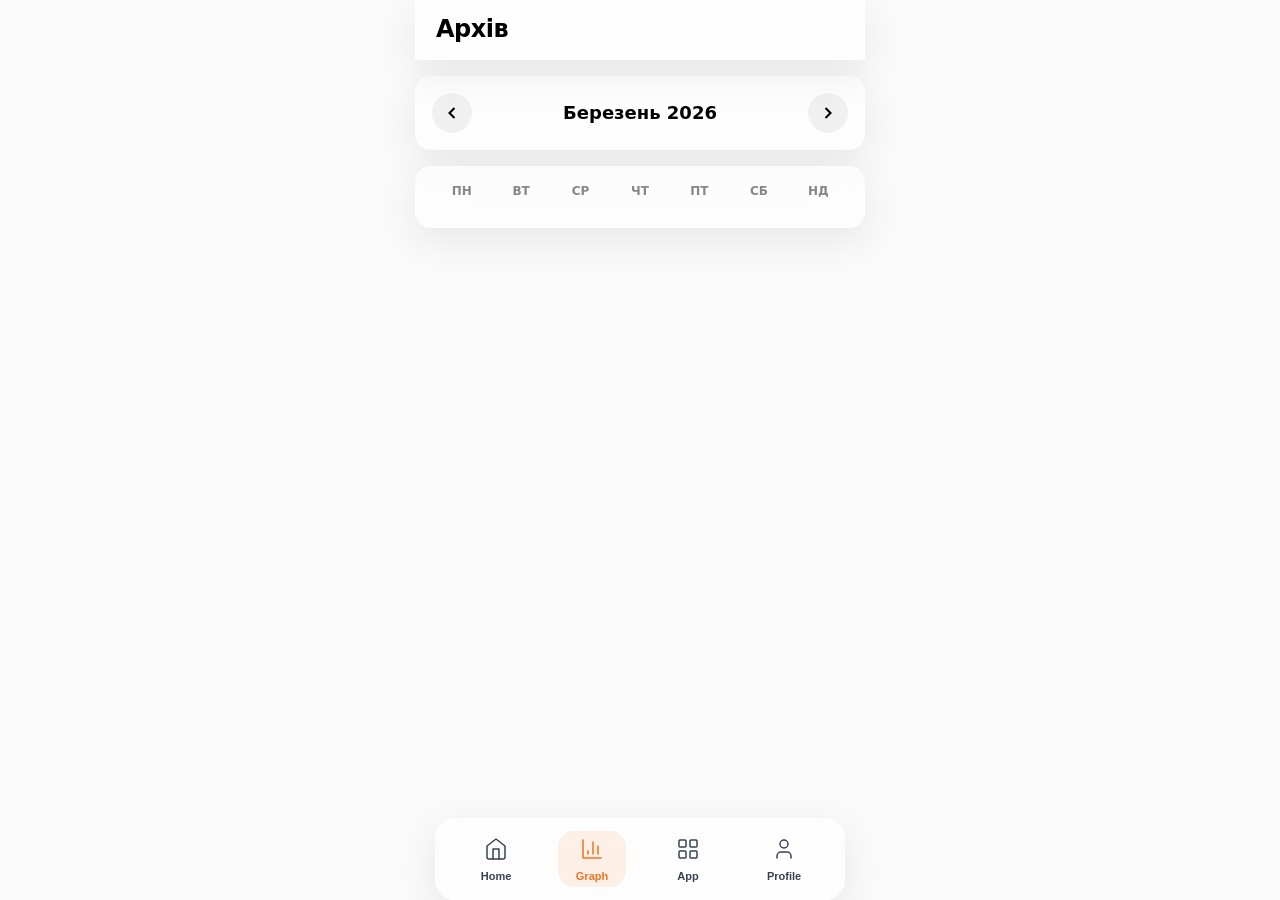
<file: pwa/archive.html>
<!DOCTYPE html>
<html lang="uk">

<head>
    <meta charset="UTF-8">
    <meta name="viewport" content="width=device-width, initial-scale=1.0, maximum-scale=1.0, user-scalable=no">
    <title>Архів графіків | Світло-Старкон</title>
    <link rel="stylesheet" href="style.css">
</head>

<body>
    <div id="app">
        <div class="glass-header">
            <h1 class="headline-hero">Архів</h1>
        </div>

        <main class="content-area">
            <section id="archive-section" class="fade-in">
                <!-- Month Selection -->
                <div class="glass-card" style="margin-bottom: 16px; padding: 16px;">
                    <div style="display: flex; justify-content: space-between; align-items: center;">
                        <button id="btn-prev-month" class="header-action-btn">
                            <svg width="20" height="20" viewBox="0 0 24 24" fill="none" stroke="currentColor" stroke-width="2.5">
                                <polyline points="15 18 9 12 15 6"></polyline>
                            </svg>
                        </button>
                        <h2 id="current-month-year" style="margin: 0; font-size: 18px; font-weight: 700;">Березень 2026</h2>
                        <button id="btn-next-month" class="header-action-btn">
                            <svg width="20" height="20" viewBox="0 0 24 24" fill="none" stroke="currentColor" stroke-width="2.5">
                                <polyline points="9 18 15 12 9 6"></polyline>
                            </svg>
                        </button>
                    </div>
                </div>

                <!-- Calendar Grid -->
                <div class="glass-card" style="padding: 16px; margin-bottom: 24px;">
                    <div class="calendar-weekdays" style="display: grid; grid-template-columns: repeat(7, 1fr); text-align: center; margin-bottom: 12px; font-weight: 700; font-size: 12px; color: var(--system-text-neutral);">
                        <div>ПН</div><div>ВТ</div><div>СР</div><div>ЧТ</div><div>ПТ</div><div>СБ</div><div>НД</div>
                    </div>
                    <div id="calendar-grid" class="calendar-grid">
                        <!-- Days injected by JS -->
                    </div>
                </div>

                <!-- Results -->
                <div id="archive-results" style="display: none;">
                    <h3 id="archive-date-title" class="subheadline" style="margin-left: 8px;">11 березня</h3>
                    <div id="queue-accordions" style="display: flex; flex-direction: column; gap: 12px;">
                        <!-- Accordions injected here -->
                    </div>
                </div>
            </section>
        </main>

        <div style="height: 100px;"></div>

        <nav class="glass-nav">
            <button class="nav-item  focus-ring" onclick="window.location.href='index.html'">
                <span class="icon"><svg xmlns="http://www.w3.org/2000/svg" width="24" height="24" viewBox="0 0 24 24" fill="none" stroke="currentColor" stroke-width="1.5" stroke-linecap="round" stroke-linejoin="round"><path d="m3 9 9-7 9 7v11a2 2 0 0 1-2 2H5a2 2 0 0 1-2-2z"/><polyline points="9 22 9 12 15 12 15 22"/></svg></span>
                <span class="nav-text">Home</span>
            </button>
            <button class="nav-item active focus-ring" onclick="window.location.href='full_schedule.html'">
                <span class="icon"><svg xmlns="http://www.w3.org/2000/svg" width="24" height="24" viewBox="0 0 24 24" fill="none" stroke="currentColor" stroke-width="1.5" stroke-linecap="round" stroke-linejoin="round"><path d="M3 3v18h18"/><path d="M18 17V9"/><path d="M13 17V5"/><path d="M8 17v-3"/></svg></span>
                <span class="nav-text">Graph</span>
            </button>
            <button class="nav-item  focus-ring" onclick="window.location.href='apps.html'">
                <span class="icon"><svg xmlns="http://www.w3.org/2000/svg" width="24" height="24" viewBox="0 0 24 24" fill="none" stroke="currentColor" stroke-width="1.5" stroke-linecap="round" stroke-linejoin="round"><rect width="7" height="7" x="3" y="3" rx="1"/><rect width="7" height="7" x="14" y="3" rx="1"/><rect width="7" height="7" x="14" y="14" rx="1"/><rect width="7" height="7" x="3" y="14" rx="1"/></svg></span>
                <span class="nav-text">App</span>
            </button>
            <button class="nav-item  focus-ring" onclick="window.location.href='cabinet.html'">
                <span class="icon"><svg xmlns="http://www.w3.org/2000/svg" width="24" height="24" viewBox="0 0 24 24" fill="none" stroke="currentColor" stroke-width="1.5" stroke-linecap="round" stroke-linejoin="round"><path d="M19 21v-2a4 4 0 0 0-4-4H9a4 4 0 0 0-4 4v2"/><circle cx="12" cy="7" r="4"/></svg></span>
                <span class="nav-text">Profile</span>
            </button>
        </nav>
    </div>

    <!-- Floating Scrubber Tooltip -->
    <div id="mini-scrubber-tooltip" class="mini-scrubber-tooltip" style="display: none;">
        <span id="tooltip-time">12:00</span>
        <span id="tooltip-status">Є світло</span>
    </div>


    <script type="module" src="js/pages/archive.js"></script>
</body>

</html>
</file>
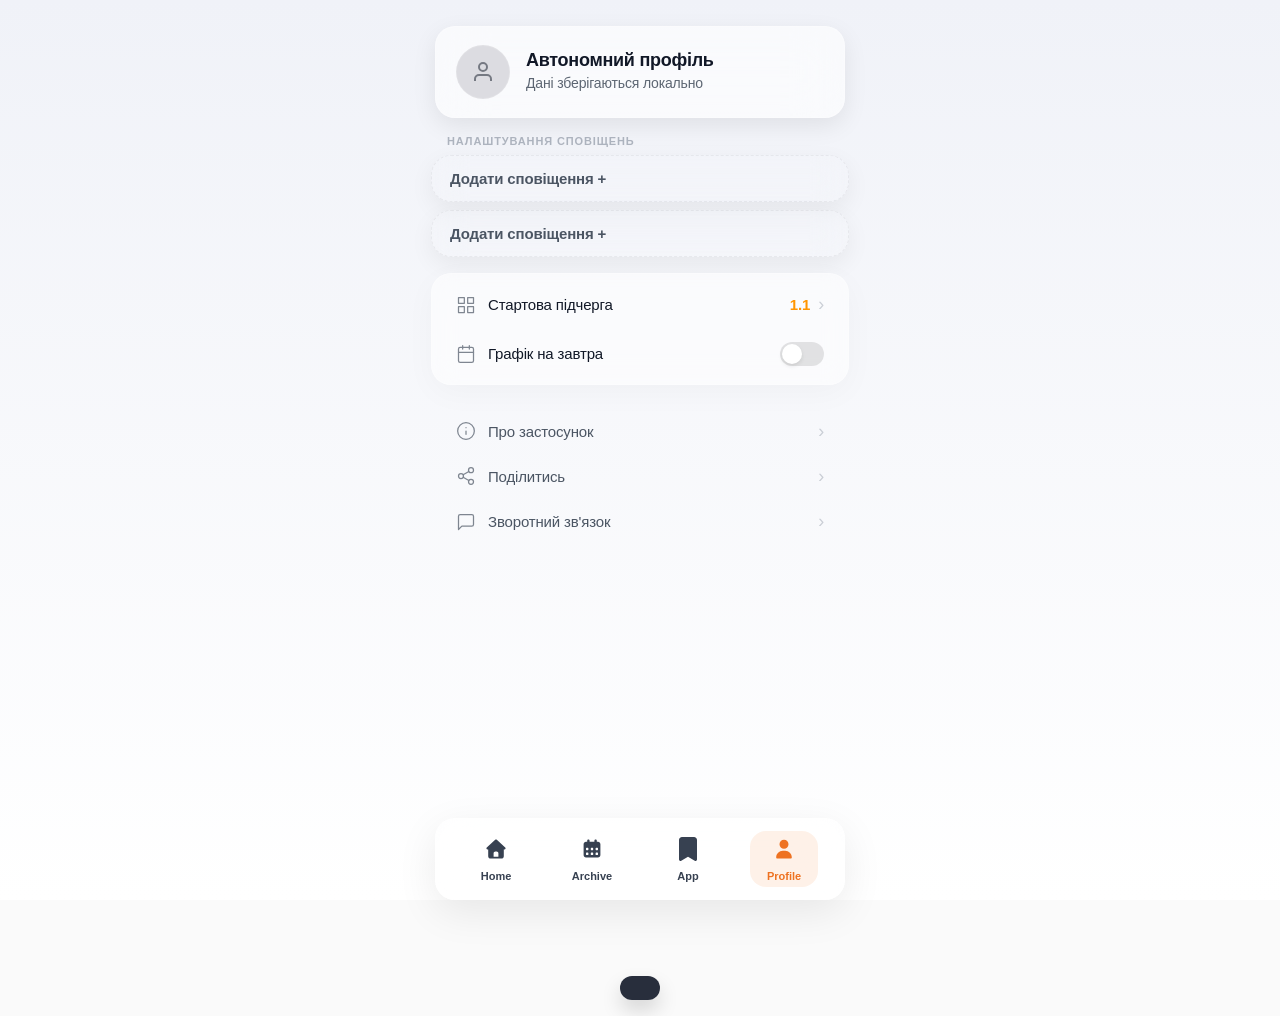
<file: pwa/cabinet.html>
<!DOCTYPE html>
<html lang="uk">

<head>
    <meta charset="UTF-8">
    <meta name="viewport" content="width=device-width, initial-scale=1.0, maximum-scale=1.0, user-scalable=no">
    <title>Світло-Старкон | Особистий кабінет</title>
    <link rel="stylesheet" href="style.css">
    <link rel="stylesheet" href="css/cabinet-v3.css">
</head>

<body>
    <div id="app">
        <main class="content-area">
            <section id="cabinet-section-v3" class="cabinet-container-v3">
                <div id="v3-profile-slot" class="v3-section">
                    <!-- Dynamic Profile Header -->
                </div>

                <div class="v3-section">
                    <h3 class="v3-section-title">Налаштування сповіщень</h3>
                    <div id="v3-slots-container" class="v3-cards-container">
                        <!-- Dynamic Notification Cards (Always 2) -->
                    </div>
                </div>

                <div class="cabinet-section">
                    <div class="soft-container">
                        <!-- Стартова підчерга -->
                        <div class="soft-item" onclick="window.v3OpenStartQueue()">
                            <div class="soft-left">
                                <svg class="soft-icon" viewBox="0 0 24 24" fill="none" stroke="currentColor" stroke-width="1.5" stroke-linecap="round" stroke-linejoin="round"><rect x="3" y="3" width="7" height="7"></rect><rect x="14" y="3" width="7" height="7"></rect><rect x="14" y="14" width="7" height="7"></rect><rect x="3" y="14" width="7" height="7"></rect></svg>
                                <div class="soft-label">Стартова підчерга</div>
                            </div>
                            <div style="display:flex; align-items:center;">
                                <div id="v3-sq-value" class="soft-value">--</div>
                                <div class="soft-chevron">›</div>
                            </div>
                        </div>
                        <!-- Графік на завтра -->
                        <div class="soft-item" onclick="window.v3ToggleTomorrow()">
                            <div class="soft-left">
                                <svg class="soft-icon" viewBox="0 0 24 24" fill="none" stroke="currentColor" stroke-width="1.5" stroke-linecap="round" stroke-linejoin="round"><rect x="3" y="4" width="18" height="18" rx="2" ry="2"></rect><line x1="16" y1="2" x2="16" y2="6"></line><line x1="8" y1="2" x2="8" y2="6"></line><line x1="3" y1="10" x2="21" y2="10"></line></svg>
                                <div class="soft-label">Графік на завтра</div>
                            </div>
                            <div id="v3-tomorrow-toggle" class="v3-toggle"></div>
                        </div>
                    </div>
                </div>

                <div class="cabinet-section">
                    <div class="light-list">
                        <div class="light-item" onclick="window.v3OpenAbout()">
                            <div class="light-left">
                                <svg class="light-icon" viewBox="0 0 24 24" fill="none" stroke="currentColor" stroke-width="1.5" stroke-linecap="round" stroke-linejoin="round"><circle cx="12" cy="12" r="10"></circle><line x1="12" y1="16" x2="12" y2="12"></line><line x1="12" y1="8" x2="12.01" y2="8"></line></svg>
                                <div class="light-label">Про застосунок</div>
                            </div>
                            <div class="light-chevron">›</div>
                        </div>
                        <div class="light-item share" id="v3-share-btn" onclick="window.v3ShareApp()">
                            <div class="light-left">
                                <svg class="light-icon" viewBox="0 0 24 24" fill="none" stroke="currentColor" stroke-width="1.5" stroke-linecap="round" stroke-linejoin="round"><circle cx="18" cy="5" r="3"></circle><circle cx="6" cy="12" r="3"></circle><circle cx="18" cy="19" r="3"></circle><line x1="8.59" y1="13.51" x2="15.42" y2="17.49"></line><line x1="15.41" y1="6.51" x2="8.59" y2="10.49"></line></svg>
                                <div class="light-label">Поділитись</div>
                            </div>
                            <div class="light-chevron">›</div>
                        </div>
                        <div class="light-item" onclick="window.v3OpenFeedback()">
                            <div class="light-left">
                                <svg class="light-icon" viewBox="0 0 24 24" fill="none" stroke="currentColor" stroke-width="1.5" stroke-linecap="round" stroke-linejoin="round"><path d="M21 15a2 2 0 0 1-2 2H7l-4 4V5a2 2 0 0 1 2-2h14a2 2 0 0 1 2 2z"></path></svg>
                                <div class="light-label">Зворотний зв'язок</div>
                            </div>
                            <div class="light-chevron">›</div>
                        </div>
                    </div>
                </div>
            </section>
        </main>

        <div style="height: 100px;"></div>

        <nav class="glass-nav">
            <button class="nav-item  focus-ring" onclick="window.location.href='index.html'">
                <span class="icon"><svg xmlns="http://www.w3.org/2000/svg" viewBox="0 0 640 640" width="24" height="24"
                        fill="currentColor">
                        <path
                            d="M341.8 72.6C329.5 61.2 310.5 61.2 298.3 72.6L74.3 280.6C64.7 289.6 61.5 303.5 66.3 315.7C71.1 327.9 82.8 336 96 336L112 336L112 512C112 547.3 140.7 576 176 576L464 576C499.3 576 528 547.3 528 512L528 336L544 336C557.2 336 569 327.9 573.8 315.7C578.6 303.5 575.4 289.5 565.8 280.6L341.8 72.6zM304 384L336 384C362.5 384 384 405.5 384 432L384 528L256 528L256 432C256 405.5 277.5 384 304 384z" />
                    </svg></span>
                <span class="nav-text">Home</span>
            </button>
            <button class="nav-item  focus-ring" onclick="window.location.href='full_schedule.html'">
                <span class="icon"><svg xmlns="http://www.w3.org/2000/svg" viewBox="0 0 640 640" width="24" height="24"
                        fill="currentColor">
                        <path
                            d="M224 64C241.7 64 256 78.3 256 96L256 128L384 128L384 96C384 78.3 398.3 64 416 64C433.7 64 448 78.3 448 96L448 128L480 128C515.3 128 544 156.7 544 192L544 480C544 515.3 515.3 544 480 544L160 544C124.7 544 96 515.3 96 480L96 192C96 156.7 124.7 128 160 128L192 128L192 96C192 78.3 206.3 64 224 64zM160 304L160 336C160 344.8 167.2 352 176 352L208 352C216.8 352 224 344.8 224 336L224 304C224 295.2 216.8 288 208 288L176 288C167.2 288 160 295.2 160 304zM288 304L288 336C288 344.8 295.2 352 304 352L336 352C344.8 352 352 344.8 352 336L352 304C352 295.2 344.8 288 336 288L304 288C295.2 288 288 295.2 288 304zM432 288C423.2 288 416 295.2 416 304L416 336C416 344.8 423.2 352 432 352L464 352C472.8 352 480 344.8 480 336L480 304C480 295.2 472.8 288 464 288L432 288zM160 432L160 464C160 472.8 167.2 480 176 480L208 480C216.8 480 224 472.8 224 464L224 432C224 423.2 216.8 416 208 416L176 416C167.2 416 160 423.2 160 432zM304 416C295.2 416 288 423.2 288 432L288 464C288 472.8 295.2 480 304 480L336 480C344.8 480 352 472.8 352 464L352 432C352 423.2 344.8 416 336 416L304 416zM416 432L416 464C416 472.8 423.2 480 432 480L464 480C472.8 480 480 472.8 480 464L480 432C480 423.2 472.8 416 464 416L432 416C423.2 416 416 423.2 416 432z" />
                    </svg></span>
                <span class="nav-text">Archive</span>
            </button>
            <button class="nav-item  focus-ring" onclick="window.location.href='apps.html'">
                <span class="icon"><svg xmlns="http://www.w3.org/2000/svg" viewBox="0 0 384 512" width="18" height="24"
                        fill="currentColor">
                        <path
                            d="M64 0C28.7 0 0 28.7 0 64L0 480c0 11.5 6.2 22.2 16.2 27.8s22.3 5.5 32.2-.4L192 421.3 335.5 507.4c9.9 5.9 22.2 6.1 32.2 .4S384 491.5 384 480l0-416c0-35.3-28.7-64-64-64L64 0z" />
                    </svg></span>
                <span class="nav-text">App</span>
            </button>
            <button class="nav-item active focus-ring" onclick="window.location.href='cabinet.html'">
                <span class="icon"><svg xmlns="http://www.w3.org/2000/svg" viewBox="0 0 640 640" width="24" height="24"
                        fill="currentColor">
                        <path
                            d="M320 312C386.3 312 440 258.3 440 192C440 125.7 386.3 72 320 72C253.7 72 200 125.7 200 192C200 258.3 253.7 312 320 312zM290.3 368C191.8 368 112 447.8 112 546.3C112 562.7 125.3 576 141.7 576L498.3 576C514.7 576 528 562.7 528 546.3C528 447.8 448.2 368 349.7 368L290.3 368z" />
                    </svg></span>
                <span class="nav-text">Profile</span>
            </button>
        </nav>

    </div>


    <!-- Unified Bottom Sheet Root -->
    <div id="v3-bottom-sheet-overlay" class="v3-bottom-sheet-overlay" onclick="window.v3CloseBottomSheet(event)">
        <div class="v3-bottom-sheet" onclick="event.stopPropagation()">
            <div class="v3-sheet-handle"></div>
            <div class="v3-sheet-header-wrapper">
                <button class="v3-sheet-close-btn ripple" onclick="window.v3CloseBottomSheet(event)">
                    <svg width="20" height="20" viewBox="0 0 24 24" fill="none" stroke="currentColor" stroke-width="2.5" stroke-linecap="round" stroke-linejoin="round">
                        <line x1="19" y1="12" x2="5" y2="12"></line>
                        <polyline points="12 19 5 12 12 5"></polyline>
                    </svg>
                </button>
                <h2 id="v3-sheet-title" class="v3-sheet-header">Налаштування</h2>
                <div style="width: 36px;"></div>
            </div>
            <div id="v3-sheet-body" class="v3-sheet-content">
                <!-- Dynamic Content Injected Here -->
            </div>
        </div>
    </div>

    <!-- Toast Notification Root -->
    <div id="v3-toast-container" class="v3-toast-container">
        <div id="v3-toast-message" class="v3-toast"></div>
    </div>


    <script type="module" src="js/pages/cabinet-v3.js"></script>
</body>

</html>
</file>
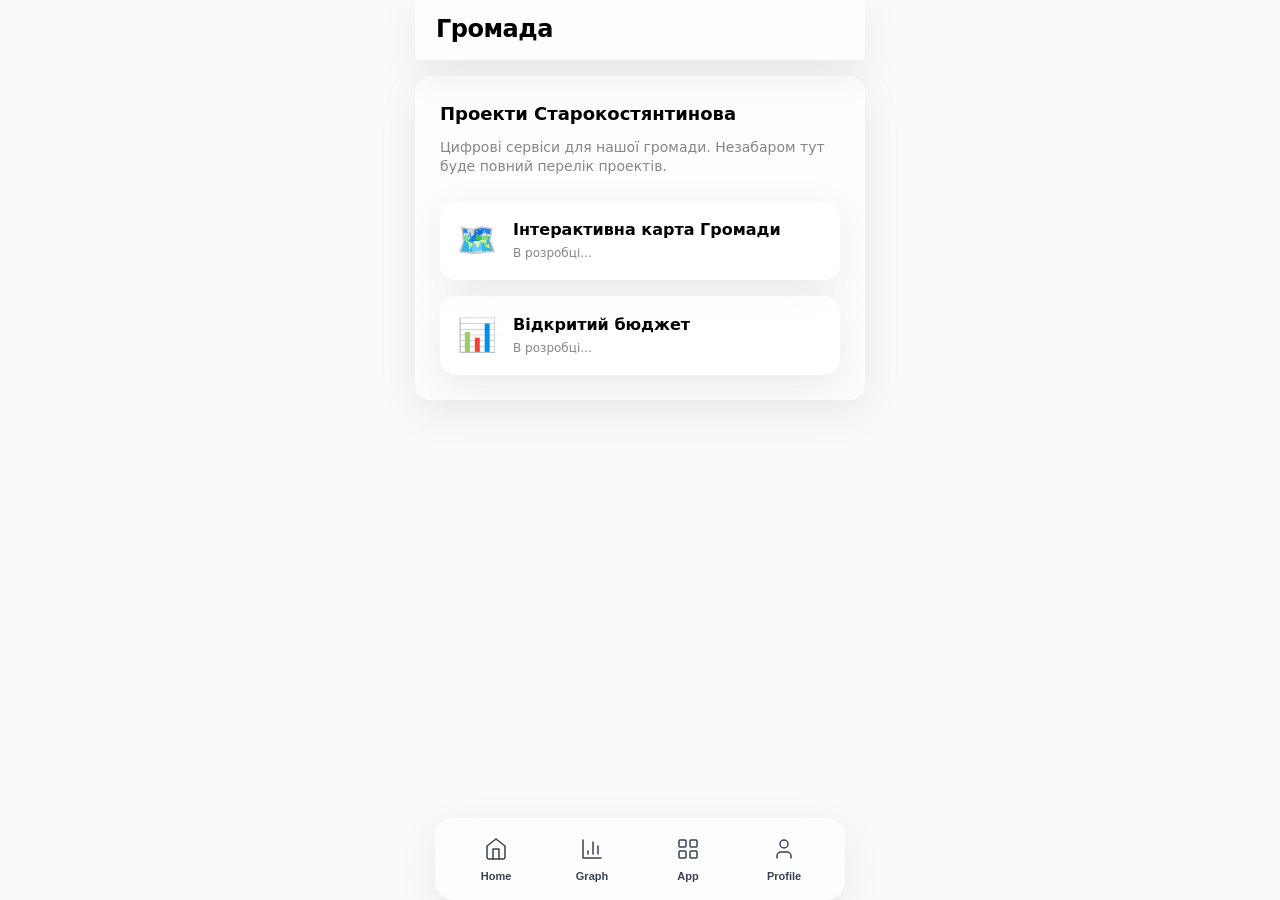
<file: pwa/community.html>
<!DOCTYPE html>
<html lang="uk">

<head>
    <meta charset="UTF-8">
    <meta name="viewport" content="width=device-width, initial-scale=1.0, maximum-scale=1.0, user-scalable=no">
    <title>Проекти громади | Світло-Старкон</title>
    <link rel="stylesheet" href="style.css">
</head>

<body class="page-community">
    <div id="app">
        <div class="glass-header">
            <h1 class="headline-hero">Громада</h1>
        </div>

        <main class="content-area">
            <div class="glass-card fade-in">
                <h2 class="subheadline">Проекти Старокостянтинова</h2>
                <p class="body-neutral" style="margin-bottom: 24px;">Цифрові сервіси для нашої громади. Незабаром тут
                    буде повний перелік проектів.</p>

                <div class="project-list" style="display: flex; flex-direction: column; gap: 16px;">
                    <div class="glass-card item-card"
                        style="display: flex; align-items: center; gap: 16px; padding: 16px; border: 1px dashed var(--glass-border-dark);">
                        <div style="font-size: 32px;">🗺️</div>
                        <div>
                            <h3 style="margin: 0; font-size: 16px;">Інтерактивна карта Громади</h3>
                            <p class="body-neutral" style="font-size: 12px; margin: 4px 0 0;">В розробці...</p>
                        </div>
                    </div>

                    <div class="glass-card item-card"
                        style="display: flex; align-items: center; gap: 16px; padding: 16px; border: 1px dashed var(--glass-border-dark);">
                        <div style="font-size: 32px;">📊</div>
                        <div>
                            <h3 style="margin: 0; font-size: 16px;">Відкритий бюджет</h3>
                            <p class="body-neutral" style="font-size: 12px; margin: 4px 0 0;">В розробці...</p>
                        </div>
                    </div>
                </div>
            </div>
        </main>

        <nav class="glass-nav">
            <button class="nav-item  focus-ring" onclick="window.location.href='index.html'">
                <span class="icon"><svg xmlns="http://www.w3.org/2000/svg" width="24" height="24" viewBox="0 0 24 24" fill="none" stroke="currentColor" stroke-width="1.5" stroke-linecap="round" stroke-linejoin="round"><path d="m3 9 9-7 9 7v11a2 2 0 0 1-2 2H5a2 2 0 0 1-2-2z"/><polyline points="9 22 9 12 15 12 15 22"/></svg></span>
                <span class="nav-text">Home</span>
            </button>
            <button class="nav-item  focus-ring" onclick="window.location.href='full_schedule.html'">
                <span class="icon"><svg xmlns="http://www.w3.org/2000/svg" width="24" height="24" viewBox="0 0 24 24" fill="none" stroke="currentColor" stroke-width="1.5" stroke-linecap="round" stroke-linejoin="round"><path d="M3 3v18h18"/><path d="M18 17V9"/><path d="M13 17V5"/><path d="M8 17v-3"/></svg></span>
                <span class="nav-text">Graph</span>
            </button>
            <button class="nav-item  focus-ring" onclick="window.location.href='javascript:void(0)'">
                <span class="icon"><svg xmlns="http://www.w3.org/2000/svg" width="24" height="24" viewBox="0 0 24 24" fill="none" stroke="currentColor" stroke-width="1.5" stroke-linecap="round" stroke-linejoin="round"><rect width="7" height="7" x="3" y="3" rx="1"/><rect width="7" height="7" x="14" y="3" rx="1"/><rect width="7" height="7" x="14" y="14" rx="1"/><rect width="7" height="7" x="3" y="14" rx="1"/></svg></span>
                <span class="nav-text">App</span>
            </button>
            <button class="nav-item  focus-ring" onclick="window.location.href='cabinet.html'">
                <span class="icon"><svg xmlns="http://www.w3.org/2000/svg" width="24" height="24" viewBox="0 0 24 24" fill="none" stroke="currentColor" stroke-width="1.5" stroke-linecap="round" stroke-linejoin="round"><path d="M19 21v-2a4 4 0 0 0-4-4H9a4 4 0 0 0-4 4v2"/><circle cx="12" cy="7" r="4"/></svg></span>
                <span class="nav-text">Profile</span>
            </button>
        </nav>
    </div>

    <script src="app.js"></script>
</body>

</html>
</file>
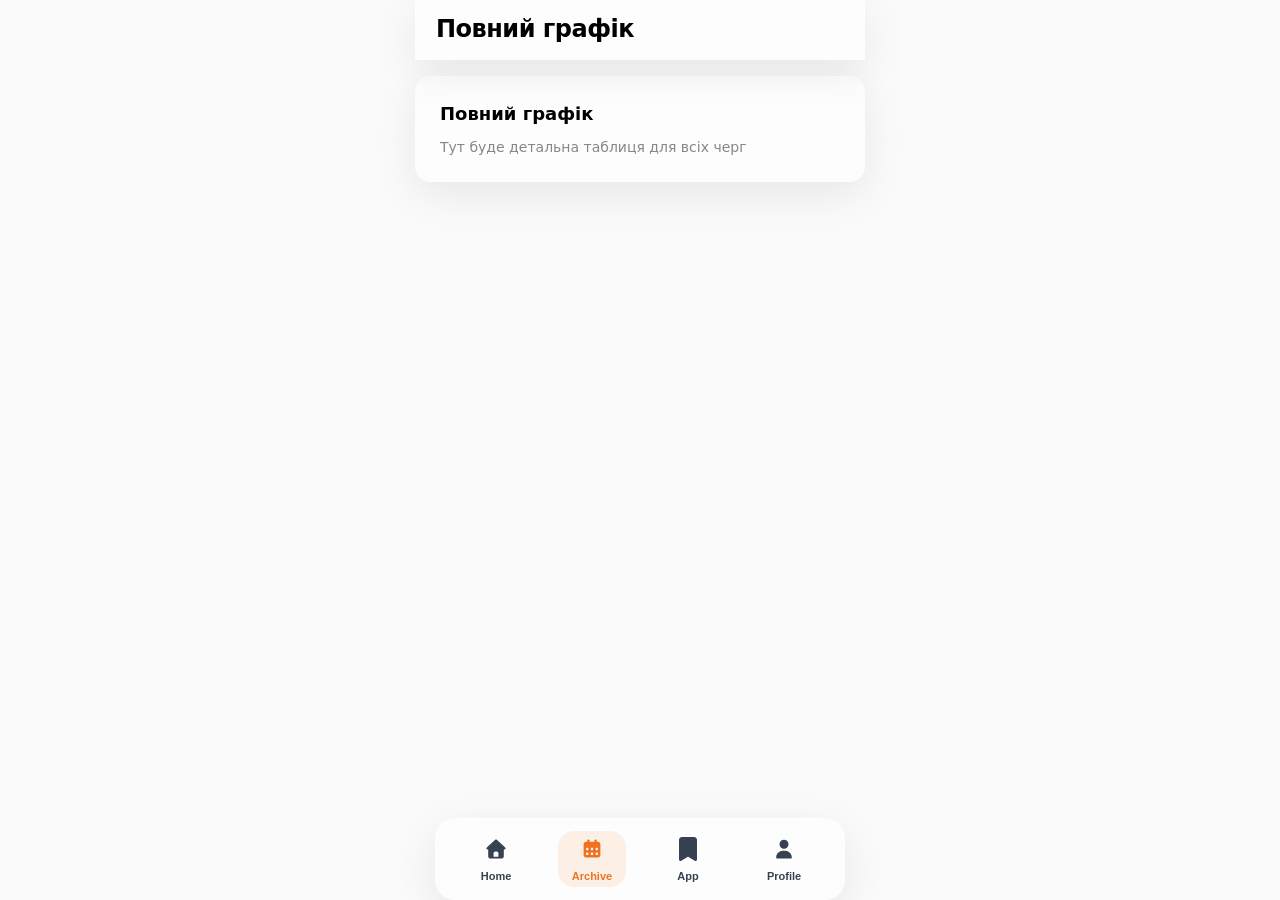
<file: pwa/full_schedule.html>
<!DOCTYPE html>
<html lang="uk">

<head>
    <meta charset="UTF-8">
    <meta name="viewport" content="width=device-width, initial-scale=1.0, maximum-scale=1.0, user-scalable=no">
    <title>Світло-Старкон | Повний графік</title>
    <link rel="stylesheet" href="style.css">
</head>

<body>
    <div id="app">
        <div class="glass-header">
            <h1 class="headline-hero">Повний графік</h1>
        </div>

        <main class="content-area">
            <!-- Full Schedule Section -->
            <section id="schedule-section">
                <div class="glass-card fade-in">
                    <h2 class="subheadline">Повний графік</h2>
                    <p class="body-neutral">Тут буде детальна таблиця для всіх черг</p>
                </div>
            </section>
        </main>

        <nav class="glass-nav">
            <button class="nav-item  focus-ring" onclick="window.location.href='index.html'">
                <span class="icon"><svg xmlns="http://www.w3.org/2000/svg" viewBox="0 0 640 640" width="24" height="24" fill="currentColor"><path d="M341.8 72.6C329.5 61.2 310.5 61.2 298.3 72.6L74.3 280.6C64.7 289.6 61.5 303.5 66.3 315.7C71.1 327.9 82.8 336 96 336L112 336L112 512C112 547.3 140.7 576 176 576L464 576C499.3 576 528 547.3 528 512L528 336L544 336C557.2 336 569 327.9 573.8 315.7C578.6 303.5 575.4 289.5 565.8 280.6L341.8 72.6zM304 384L336 384C362.5 384 384 405.5 384 432L384 528L256 528L256 432C256 405.5 277.5 384 304 384z"/></svg></span>
                <span class="nav-text">Home</span>
            </button>
            <button class="nav-item active focus-ring" onclick="window.location.href='full_schedule.html'">
                <span class="icon"><svg xmlns="http://www.w3.org/2000/svg" viewBox="0 0 640 640" width="24" height="24" fill="currentColor"><path d="M224 64C241.7 64 256 78.3 256 96L256 128L384 128L384 96C384 78.3 398.3 64 416 64C433.7 64 448 78.3 448 96L448 128L480 128C515.3 128 544 156.7 544 192L544 480C544 515.3 515.3 544 480 544L160 544C124.7 544 96 515.3 96 480L96 192C96 156.7 124.7 128 160 128L192 128L192 96C192 78.3 206.3 64 224 64zM160 304L160 336C160 344.8 167.2 352 176 352L208 352C216.8 352 224 344.8 224 336L224 304C224 295.2 216.8 288 208 288L176 288C167.2 288 160 295.2 160 304zM288 304L288 336C288 344.8 295.2 352 304 352L336 352C344.8 352 352 344.8 352 336L352 304C352 295.2 344.8 288 336 288L304 288C295.2 288 288 295.2 288 304zM432 288C423.2 288 416 295.2 416 304L416 336C416 344.8 423.2 352 432 352L464 352C472.8 352 480 344.8 480 336L480 304C480 295.2 472.8 288 464 288L432 288zM160 432L160 464C160 472.8 167.2 480 176 480L208 480C216.8 480 224 472.8 224 464L224 432C224 423.2 216.8 416 208 416L176 416C167.2 416 160 423.2 160 432zM304 416C295.2 416 288 423.2 288 432L288 464C288 472.8 295.2 480 304 480L336 480C344.8 480 352 472.8 352 464L352 432C352 423.2 344.8 416 336 416L304 416zM416 432L416 464C416 472.8 423.2 480 432 480L464 480C472.8 480 480 472.8 480 464L480 432C480 423.2 472.8 416 464 416L432 416C423.2 416 416 423.2 416 432z"/></svg></span>
                <span class="nav-text">Archive</span>
            </button>
            <button class="nav-item  focus-ring" onclick="window.location.href='javascript:void(0)'">
                <span class="icon"><svg xmlns="http://www.w3.org/2000/svg" viewBox="0 0 384 512" width="18" height="24" fill="currentColor"><path d="M64 0C28.7 0 0 28.7 0 64L0 480c0 11.5 6.2 22.2 16.2 27.8s22.3 5.5 32.2-.4L192 421.3 335.5 507.4c9.9 5.9 22.2 6.1 32.2 .4S384 491.5 384 480l0-416c0-35.3-28.7-64-64-64L64 0z"/></svg></span>
                <span class="nav-text">App</span>
            </button>
            <button class="nav-item  focus-ring" onclick="window.location.href='cabinet.html'">
                <span class="icon"><svg xmlns="http://www.w3.org/2000/svg" viewBox="0 0 640 640" width="24" height="24" fill="currentColor"><path d="M320 312C386.3 312 440 258.3 440 192C440 125.7 386.3 72 320 72C253.7 72 200 125.7 200 192C200 258.3 253.7 312 320 312zM290.3 368C191.8 368 112 447.8 112 546.3C112 562.7 125.3 576 141.7 576L498.3 576C514.7 576 528 562.7 528 546.3C528 447.8 448.2 368 349.7 368L290.3 368z"/></svg></span>
                <span class="nav-text">Profile</span>
            </button>
        </nav>
    </div>

</body>

</html>
</file>
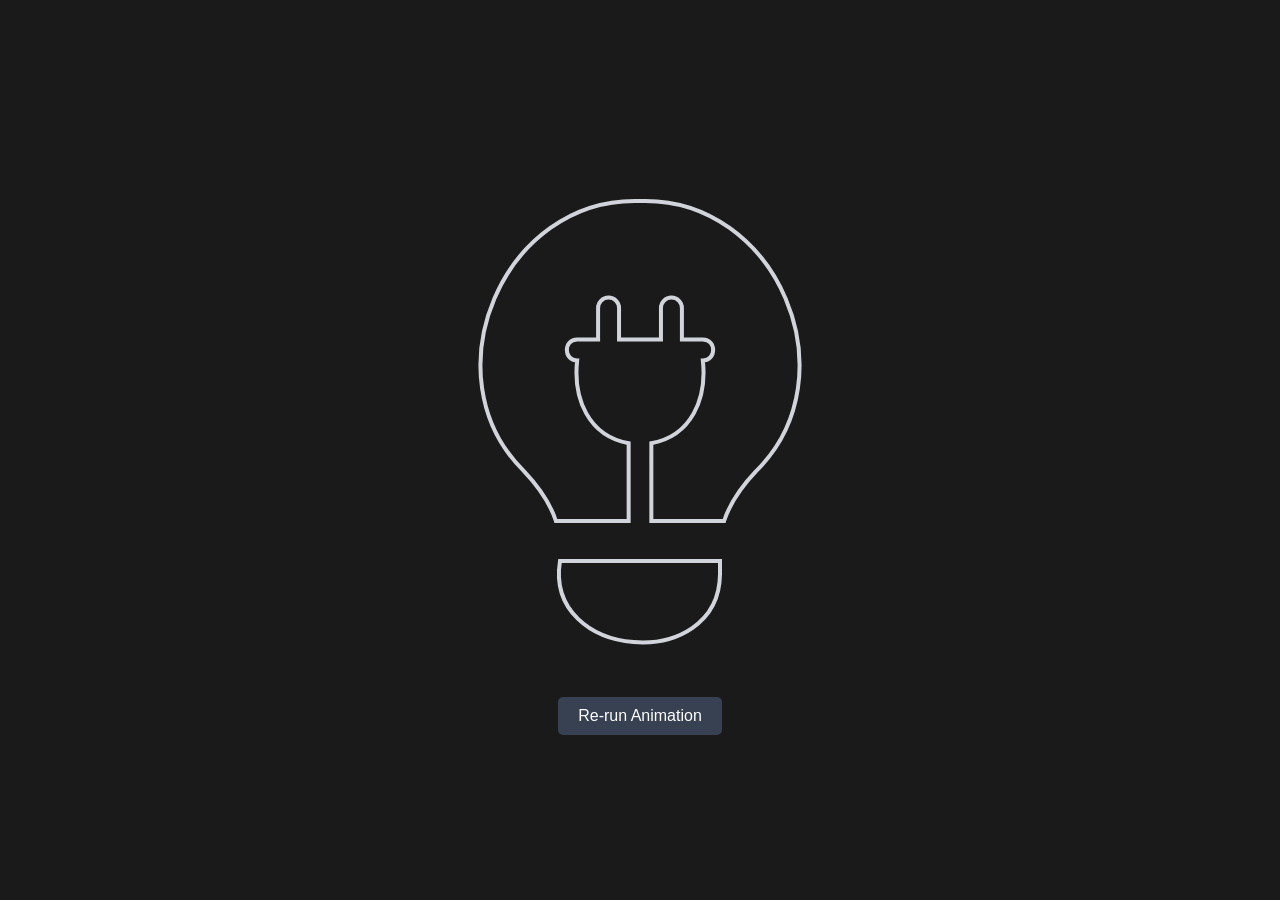
<file: pwa/loading_demo.html>
<!DOCTYPE html>
<html lang="en">
<head>
    <meta charset="UTF-8">
    <meta name="viewport" content="width=device-width, initial-scale=1.0">
    <title>Bulb Animation Demo (Restored Connections)</title>
    <style>
        body {
            background-color: #1a1a1a;
            display: flex;
            justify-content: center;
            align-items: center;
            height: 100vh;
            margin: 0;
            font-family: sans-serif;
            color: white;
            flex-direction: column;
        }

        .container {
            position: relative;
            width: 512px;
            height: 512px;
        }

        svg {
            width: 100%;
            height: 100%;
        }

        #spark-path {
            stroke-dasharray: 1000 1730;
            stroke-dashoffset: 1730;
            animation: spark-loop 2.5s ease-in-out forwards;
        }

        @keyframes spark-loop {
            from {
                stroke-dashoffset: 1730;
            }
            to {
                stroke-dashoffset: -1730;
            }
        }

        .controls {
            margin-top: 20px;
        }

        button {
            padding: 10px 20px;
            background-color: #374151;
            color: white;
            border: none;
            border-radius: 5px;
            cursor: pointer;
            font-size: 16px;
        }

        button:hover {
            background-color: #4B5563;
        }
    </style>
</head>
<body>
    <div class="container">
        <svg width="512" height="512" viewBox="0 0 512 512" fill="none" xmlns="http://www.w3.org/2000/svg">
            <!-- 1. Unified Background Outlines (Light Gray) -->
            <path d="M171.91 356H244.66V278.23C204.38 270.82 189.03 233.61 193.14 195.47C179.44 195.42 179.44 174.57 193.14 174.52H214.09V143.09C214.09 137.3 218.77 132.61 224.57 132.61C230.37 132.61 235.05 137.29 235.05 143.09V174.52H276.95V143.09C276.95 137.3 281.63 132.61 287.43 132.61C293.23 132.61 297.91 137.29 297.91 143.09V174.52H318.86C332.56 174.57 332.56 195.42 318.86 195.47C322.98 233.61 307.59 270.84 267.34 278.23V356H340.09C346.17 337.42 358.34 320.58 372.09 306.08C468.46 211.41 393.29 31.22 256.01 36C118.69 31.25 43.56 211.41 139.92 306.09C153.66 320.59 165.91 337.42 171.91 356Z" 
                stroke="#D1D5DB" stroke-width="4" stroke-opacity="1" fill="none"/>
            <path d="M336 409.33C334.83 508.55 159.82 495.2 176 396H336V409.33Z" 
                stroke="#D1D5DB" stroke-width="4" stroke-linecap="round" fill="none"/>
            
            <!-- 2. Spark Path -->
            <path id="spark-path" d="M267.34 356H340.09C346.17 337.42 358.34 320.58 372.09 306.08C468.46 211.41 393.29 31.22 256.01 36C118.69 31.25 43.56 211.41 139.92 306.09C153.66 320.59 165.91 337.42 171.91 356H244.66V278.23C204.38 270.82 189.03 233.61 193.14 195.47C179.44 195.42 179.44 174.57 193.14 174.52H214.09V143.09C214.09 137.3 218.77 132.61 224.57 132.61C230.37 132.61 235.05 137.29 235.05 143.09V174.52H276.95V143.09C276.95 137.3 281.63 132.61 287.43 132.61C293.23 132.61 297.91 137.29 297.91 143.09V174.52H318.86C332.56 174.57 332.56 195.42 318.86 195.47C322.98 233.61 307.59 270.84 267.34 278.23V356" 
                stroke="white" stroke-width="6" stroke-linecap="round" stroke-linejoin="round" fill="none"/>
        </svg>
    </div>
    <div class="controls">
        <button onclick="location.reload()">Re-run Animation</button>
    </div>
</body>
</html>
</file>
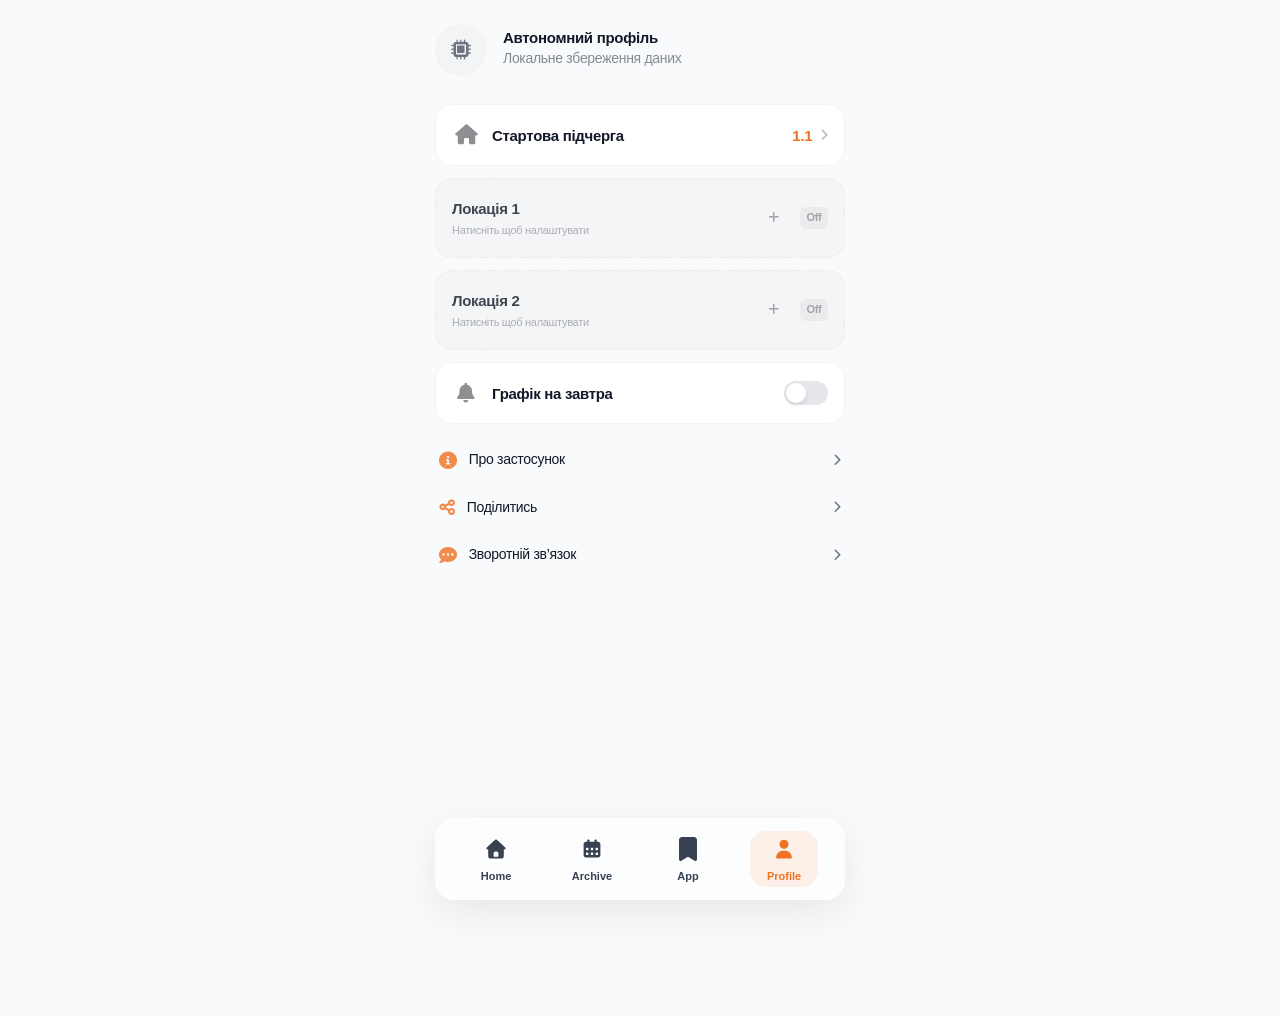
<file: pwa/old_cabinet.html>
<!DOCTYPE html>
<html lang="uk">

<head>
    <meta charset="UTF-8">
    <meta name="viewport" content="width=device-width, initial-scale=1.0, maximum-scale=1.0, user-scalable=no">
    <title>Світло-Старкон | Особистий кабінет</title>
    <link rel="stylesheet" href="style.css">
    <link rel="stylesheet" href="css/cabinet-v2.css">
    <link rel="stylesheet" href="https://cdnjs.cloudflare.com/ajax/libs/font-awesome/6.0.0/css/all.min.css">
    <style>
        /* Cabinet Specific Styles */
        .profile-card {
            display: flex;
            align-items: center;
            gap: 16px;
            padding: 16px;
        }

        .profile-avatar-square {
            width: 70px;
            height: 70px;
            border-radius: 16px;
            border: 1px solid rgba(128, 128, 128, 0.2);
            overflow: hidden;
            flex-shrink: 0;
            background: #f5f5f5;
        }

        .profile-details {
            flex-grow: 1;
            display: flex;
            flex-direction: column;
            gap: 4px;
        }

        .push-row {
            display: flex;
            justify-content: space-between;
            align-items: center;
            padding: 12px 16px;
            border-bottom: 1px solid rgba(128, 128, 128, 0.1);
        }

        .push-row:last-child {
            border-bottom: none;
        }

        .btn-location-delete {
            background: rgba(255, 59, 48, 0.1);
            color: #FF3B30;
            border: none;
            width: 30px;
            height: 30px;
            border-radius: 8px;
            display: flex;
            align-items: center;
            justify-content: center;
            cursor: pointer;
            transition: 0.2s;
        }

        .btn-location-delete:active {
            transform: scale(0.9);
        }

        /* Start Card Premium Styles */
        .status-dot {
            width: 10px;
            height: 10px;
            border-radius: 50%;
            margin-right: 10px;
            display: inline-block;
            position: relative;
        }

        .status-dot.on {
            background-color: #FF9500;
            box-shadow: 0 0 12px rgba(255, 149, 0, 0.8), 0 0 4px rgba(255, 149, 0, 0.4);
        }

        .status-dot.off {
            background-color: #8E8E93;
            box-shadow: 0 0 8px rgba(142, 142, 147, 0.5);
        }

        .mirror-avatar-btn {
            width: 116px;
            height: 116px;
            border-radius: 20px;
            background: rgba(20, 20, 22, 0.1);
            border: 1.5px solid rgba(255, 255, 255, 0.1);
            backdrop-filter: blur(15px);
            -webkit-backdrop-filter: blur(15px);
            display: flex;
            flex-direction: column;
            align-items: center;
            justify-content: center;
            cursor: pointer;
            transition: all 0.3s cubic-bezier(0.4, 0, 0.2, 1);
            box-shadow: 0 8px 32px rgba(0, 0, 0, 0.12);
            padding: 0;
            gap: 0;
            position: relative;
            overflow: hidden;
        }

        .interactive-badge {
            transition: all 0.3s cubic-bezier(0.4, 0, 0.2, 1) !important;
        }

        .interactive-badge:hover {
            border-color: rgba(255, 149, 0, 0.6) !important;
            background: rgba(255, 149, 0, 0.2) !important;
            box-shadow: 0 8px 25px rgba(255, 149, 0, 0.25) !important;
        }

        .interactive-badge:active {
            transform: scale(0.95);
        }

        .mirror-avatar-btn.status-on {
            background: rgba(255, 149, 0, 0.15);
            border-color: rgba(255, 149, 0, 0.4);
            box-shadow: 0 8px 32px rgba(255, 149, 0, 0.15);
        }

        .mirror-avatar-btn.status-on .queue-num {
            color: #FF9500;
            text-shadow: 0 0 15px rgba(255, 149, 0, 0.4);
        }

        .mirror-avatar-btn.status-off {
            background: rgba(142, 142, 147, 0.15);
            border-color: rgba(142, 142, 147, 0.4);
            box-shadow: 0 8px 32px rgba(0, 0, 0, 0.1);
        }

        .mirror-avatar-btn.status-off .queue-num {
            color: #8E8E93;
            text-shadow: none;
        }

        .mirror-avatar-btn:active {
            transform: scale(0.96) translateY(2px);
            background: rgba(20, 20, 22, 0.15);
        }

        .mirror-avatar-btn .queue-num {
            font-size: 38px;
            font-weight: 900;
            color: #fff;
            letter-spacing: -1.5px;
            line-height: 1;
            text-shadow: 0 2px 15px rgba(0, 0, 0, 0.3);
            margin-top: -10px;
        }

        .mirror-avatar-btn .btn-label {
            position: absolute;
            bottom: 5px;
            font-size: 13px;
            font-weight: 800;
            color: #000000 !important;
            text-transform: lowercase;
            letter-spacing: -0.4px;
            opacity: 1;
            width: 100%;
            text-align: center;
        }

        .mirror-avatar-btn .btn-top-label {
            position: absolute;
            top: 5px;
            font-size: 10px;
            font-weight: 800;
            color: var(--system-text);
            text-transform: lowercase;
            letter-spacing: -0.2px;
            opacity: 0.45;
            width: 100%;
            text-align: center;
        }

        /* Generalized Overlay System */
        .overlay {
            display: none;
            position: fixed;
            inset: 0;
            background: rgba(0, 0, 0, 0.4);
            backdrop-filter: blur(10px);
            -webkit-backdrop-filter: blur(10px);
            z-index: 3000;
            align-items: center;
            justify-content: center;
            padding: 20px;
            opacity: 0;
            transition: opacity 0.3s ease;
        }

        .overlay.active {
            opacity: 1;
        }

        .picker-container {
            width: 100%;
            max-width: 360px;
            background: var(--glass-bg-light);
            backdrop-filter: blur(20px);
            -webkit-backdrop-filter: blur(20px);
            border: 1px solid var(--glass-border-light);
            border-radius: 28px;
            padding: 16px;
            box-shadow: 0 20px 40px rgba(0, 0, 0, 0.2);
            position: relative;
            transform: translateY(20px);
            transition: transform 0.3s cubic-bezier(0.4, 0, 0.2, 1);
        }

        .overlay.active .picker-container {
            transform: translateY(0);
        }

        .picker-header {
            display: flex;
            justify-content: space-between;
            align-items: center;
            margin-bottom: 0;
            padding: 2px 4px 0 4px;
        }

        .picker-title {
            margin: 0;
            font-weight: 850;
            font-size: 19px;
            letter-spacing: -0.5px;
            color: var(--system-text);
            line-height: 1.2;
        }

        .picker-close {
            cursor: pointer;
            opacity: 0.5;
            display: flex;
            align-items: center;
            justify-content: center;
            width: 28px;
            height: 28px;
            transition: opacity 0.2s;
            margin-right: -4px;
        }

        .picker-close:hover {
            opacity: 1;
        }

        @media (prefers-color-scheme: dark) {
            .picker-container {
                background: var(--glass-bg-dark);
                border: 1px solid var(--glass-border-dark);
            }
        }

        .group-grid {
            display: grid;
            grid-template-columns: repeat(3, 1fr);
            gap: 10px;
            margin-top: 16px;
        }

        .picker-btn {
            background: rgba(128, 128, 128, 0.08);
            border: 1px solid rgba(128, 128, 128, 0.1);
            color: var(--system-text);
            padding: 14px;
            border-radius: 16px;
            font-size: 15px;
            font-weight: 700;
            cursor: pointer;
            transition: all 0.2s cubic-bezier(0.4, 0, 0.2, 1);
            text-align: center;
        }

        .picker-btn.active {
            background: #FF9500 !important;
            color: white !important;
            border-color: #FF9500 !important;
            box-shadow: 0 4px 15px rgba(255, 149, 0, 0.3);
        }

        /* Notification & DND Styles */
        .highlight-orange {
            color: #FF9500 !important;
            font-weight: 800;
        }

        .dnd-summary-row {
            margin-top: 0px;
            padding: 12px 18px;
            background: transparent;
            border: none;
            border-top: 1px solid rgba(128, 128, 128, 0.1);
            border-radius: 0;
            display: flex;
            align-items: center;
            justify-content: space-between;
            gap: 12px;
            animation: fadeIn 0.4s ease;
        }

        .dnd-text {
            font-size: 13px;
            line-height: 1.4;
            color: var(--system-text);
            flex: 1;
        }

        .dnd-actions {
            display: flex;
            gap: 8px;
            flex-shrink: 0;
        }

        .dnd-btn {
            background: rgba(128, 128, 128, 0.1);
            border: none;
            padding: 6px 10px;
            border-radius: 10px;
            font-size: 12px;
            font-weight: 700;
            color: var(--system-text);
            cursor: pointer;
            transition: 0.2s;
        }

        .dnd-btn.accent {
            background: var(--system-accent);
            color: white;
        }

        .dnd-btn.danger {
            color: #FF3B30;
            background: rgba(255, 59, 48, 0.1);
        }

        .notifications-group {
            border: 1px solid rgba(128, 128, 128, 0.22);
            border-radius: 20px;
            background: var(--glass-bg);
            backdrop-filter: blur(25px);
            -webkit-backdrop-filter: blur(25px);
            margin-bottom: 24px;
            display: flex;
            flex-direction: column;
            gap: 0;
            padding: 2px 2px 0 2px;
        }

        .slot-card {
            min-height: 48px !important;
            display: flex;
            flex-direction: column;
            justify-content: center;
            position: relative;
            overflow: hidden;
            background: rgba(128, 128, 128, 0.05) !important;
            border: 1px solid rgba(128, 128, 128, 0.08) !important;
            border-radius: 12px !important;
            box-shadow: none !important;
            padding: 10px !important;
            transition: all 0.3s cubic-bezier(0.4, 0, 0.2, 1);
        }

        .slot-card.active {
            padding: 10px !important;
            border: 2px solid #ee7221 !important;
            background: #FFFFFF !important;
            box-shadow: 0 4px 20px rgba(238, 114, 33, 0.15) !important;
            opacity: 1 !important;
        }

        .slot-card.paused {
            opacity: 0.6;
        }

        .slot-card.inactive {
            background: rgba(128, 128, 128, 0.08) !important;
            border-color: rgba(128, 128, 128, 0.15) !important;
        }

        /* Gray out specific content inside inactive card except the action button */
        .slot-card.inactive .location-name-container,
        .slot-card.inactive .right-block-container {
            filter: grayscale(1);
            opacity: 0.45;
        }

        /* Ensure Activate button is always vibrant green */
        .premium-action-btn.activate {
            background: linear-gradient(135deg, #34C759, #28CD41) !important;
            box-shadow: 0 4px 15px rgba(52, 199, 89, 0.4) !important;
            filter: none !important;
            opacity: 1 !important;
        }

        .premium-action-btn {
            width: auto;
            height: auto;
            padding: 8px 16px;
            border-radius: 12px;
            font-size: 14px;
            font-weight: 850;
            display: flex;
            align-items: center;
            justify-content: center;
            transition: all 0.3s cubic-bezier(0.4, 0, 0.2, 1);
            cursor: pointer;
            border: 1px solid rgba(255, 255, 255, 0.2);
            backdrop-filter: blur(5px);
            -webkit-backdrop-filter: blur(5px);
            white-space: nowrap;
            letter-spacing: -0.2px;
            color: white;
            box-shadow: 0 4px 12px rgba(0, 0, 0, 0.15);
        }

        .premium-action-btn.deactivate {
            background: linear-gradient(135deg, #FF3B30, #FF2D55);
            box-shadow: 0 4px 15px rgba(255, 59, 48, 0.35);
        }

        .premium-action-btn.activate {
            background: linear-gradient(135deg, #34C759, #28CD41);
            box-shadow: 0 4px 15px rgba(52, 199, 89, 0.35);
        }

        .premium-action-btn.confirm {
            background: linear-gradient(135deg, #007AFF, #0056b3) !important;
            box-shadow: 0 4px 15px rgba(0, 122, 255, 0.4) !important;
            filter: none !important;
            opacity: 1 !important;
        }

        .premium-action-btn:active {
            transform: scale(0.96);
        }

        .picker-btn.active {
            background: #FF9500 !important;
            color: white !important;
            border-color: #FF9500 !important;
            box-shadow: 0 4px 15px rgba(255, 149, 0, 0.3) !important;
        }

        .start-card-premium {
            display: flex !important;
            flex-direction: row !important;
            align-items: center !important;
            padding: 12px !important;
            gap: 14px !important;
            height: 140px !important;
            min-height: 140px !important;
            overflow: hidden !important;
            position: relative !important;
        }

        .notifications-group {
            padding: 0 !important;
            overflow: hidden;
            display: flex;
            flex-direction: column;
            border: 1px solid rgba(128, 128, 128, 0.22) !important;
            background: var(--glass-bg);
            backdrop-filter: blur(25px);
            -webkit-backdrop-filter: blur(25px);
        }

        .cabinet-row-2 {
            display: grid !important;
            grid-template-columns: 1fr 1fr !important;
            gap: 12px !important;
            padding: 12px !important;
            background: transparent !important;
        }

        .notifications-divider {
            display: none;
        }

        /* Custom Push Setup Styles */
        /* Custom Push Setup Styles */
        .chip-btn {
            background: rgba(128,128,128,0.08); border: none; padding: 6px 12px; border-radius: 10px; font-size: 12px; font-weight: 600; color: #374151; font-family: 'Inter', sans-serif; cursor: pointer; transition: 0.2s;
        }
        .chip-btn:active { background: rgba(128,128,128,0.15); transform: scale(0.95); }
        
        .sq-btn {
            display: flex; align-items: center; justify-content: center; 
            background: #FFFFFF; 
            border: 1px solid rgba(128,128,128,0.15); 
            border-radius: 10px; 
            padding: 8px 0; 
            font-size: 14px; font-weight: 600; 
            color: #374151; 
            font-family: 'Inter', sans-serif;
            cursor: pointer; transition: 0.2s;
            text-align: center;
        }
        .sq-btn.active {
            background: var(--system-accent); 
            border-color: var(--system-accent); 
            color: #ffffff;
            box-shadow: 0 4px 10px rgba(238, 114, 33, 0.2);
        }
        
        /* Custom Time Sliders */
        /* Custom Time Sliders - Ultra Visible iOS Style */
        .time-slider {
            -webkit-appearance: none; appearance: none;
            width: 100%; height: 6px; border-radius: 6px; 
            background: rgba(128,128,128,0.18);
            outline: none; margin: 0;
            transition: 0.2s;
        }
        .time-slider::-webkit-slider-thumb {
            -webkit-appearance: none; appearance: none;
            width: 28px; height: 28px; border-radius: 50%; 
            background: #FFFFFF; cursor: pointer; 
            border: 1px solid rgba(0,0,0,0.1); 
            box-shadow: 0 4px 12px rgba(0,0,0,0.2), 0 2px 4px rgba(0,0,0,0.1); 
            transition: 0.1s;
        }
        .time-slider::-webkit-slider-thumb:active {
            transform: scale(1.15);
            box-shadow: 0 6px 18px rgba(0,0,0,0.3);
        }

        /* Tomorrow Push Row Industrial Style */
        .tomorrow-push-row {
            min-height: 52px;
            margin-bottom: 20px;
            padding: 0 16px;
            display: flex;
            align-items: center;
            justify-content: center;
            border-radius: 18px;
            cursor: pointer;
            transition: all 0.3s cubic-bezier(0.4, 0, 0.2, 1);
            font-family: 'Inter', -apple-system, BlinkMacSystemFont, sans-serif;
            position: relative;
            overflow: hidden;
            border: 1.5px dashed rgba(128, 128, 128, 0.3);
            background: rgba(128, 128, 128, 0.04);
            opacity: 0.6;
            text-align: center;
        }

        .tomorrow-push-row.active {
            opacity: 1;
            background: #FFFFFF !important;
            border: 1.6px solid rgba(128, 128, 128, 0.4) !important;
            box-shadow: 0 4px 20px rgba(0, 0, 0, 0.08) !important;
        }

        .tomorrow-push-row.active .push-content {
            color: #000000 !important;
        }

        .tomorrow-push-row.active i {
            color: #FF9500 !important;
            opacity: 1;
        }

        /* Explicit styling for Slot 1 Empty Block */
        .empty-block-styled {
            background: transparent !important;
            border: 1.5px dashed rgba(128, 128, 128, 0.2) !important;
            opacity: 0.3 !important;
            pointer-events: none;
        }

        .tomorrow-push-row .push-content {
            display: flex;
            align-items: center;
            gap: 10px;
            font-size: 13.5px;
            font-weight: 800;
            color: var(--system-text);
            letter-spacing: -0.3px;
        }

        .tomorrow-push-row.active .push-content {
            color: #FF9500;
        }

        .tomorrow-push-row i {
            font-size: 16px;
            opacity: 0.7;
        }

        /* Minimal mode for setup sheet (TZ 2.1) */
        .setup-minimal .hide-in-minimal {
            display: none !important;
        }

        .setup-minimal #custom-push-sq-grid {
            background: transparent !important;
            border: none !important;
        }

        .setup-minimal #custom-push-sq-grid {
            padding: 0 !important;
        }
        
        .v2-start-queue-row:active {
            transform: scale(0.98);
            background: rgba(128,128,128,0.02) !important;
        }

        .tomorrow-push-row:active {
            transform: scale(0.98);
        }
    </style>
</head>

<body>
    <div id="app">
        <main class="content-area">
            <!-- Cabinet Design V2 - Production Ready -->
            <section id="cabinet-section-v2" class="cabinet-container-v2">


                <!-- PROFILE SLOT -->
                <div id="v2-profile-card-slot">
                    <!-- Dynamic content via cabinet-v2.js -->
                </div>

                <!-- START QUEUE SETTING (TZ 2.1) -->
                <div class="v2-card v2-start-queue-card" onclick="window.v2OpenStartQueuePicker()">
                    <div class="v2-card-content">
                        <div class="v2-card-icon-box v2-icon-home" id="v2-start-queue-icon">
                            <i class="fas fa-home"></i>
                        </div>
                        <span class="v2-card-title">Стартова підчерга</span>
                    </div>
                    <div class="v2-card-value-box">
                        <span id="v2-start-queue-value" class="v2-card-value">1.1</span>
                        <i class="fas fa-chevron-right v2-card-chevron"></i>
                    </div>
                </div>

                <!-- SLOTS GRID -->
                <div class="v2-slots-grid" id="v2-slots-grid">
                    <!-- Dynamic content via cabinet-v2.js -->
                </div>

                <!-- GLOBAL NOTIFICATION -->
                <div class="v2-card" style="cursor: default;">
                    <div class="v2-card-content">
                        <div class="v2-card-icon-box v2-icon-bell">
                            <i class="fas fa-bell"></i>
                        </div>
                        <span class="v2-card-title">Графік на завтра</span>
                    </div>
                    <div id="v2-tomorrow-push-toggle" class="v2-toggle" onclick="window.v2ToggleTomorrowPush()"></div>
                </div>

                <!-- SECONDARY ACTIONS -->
                <div class="v2-list">
                    <div class="v2-list-item" onclick="window.showAboutAlert()">
                        <div style="display: flex; align-items: center;">
                            <i class="fas fa-circle-info v2-list-icon"></i>
                            Про застосунок
                        </div>
                        <i class="fas fa-chevron-right chevron"></i>
                    </div>
                    <div class="v2-list-item" onclick="window.shareApp()">
                        <div style="display: flex; align-items: center;">
                            <i class="fas fa-share-nodes v2-list-icon"></i>
                            Поділитись
                        </div>
                        <i class="fas fa-chevron-right chevron"></i>
                    </div>
                    <div class="v2-list-item" id="v2-feedback-trigger" onclick="window.v2ToggleFeedback()">
                        <div style="display: flex; align-items: center;">
                            <i class="fas fa-comment-dots v2-list-icon"></i>
                            Зворотній зв’язок
                        </div>
                        <i class="fas fa-chevron-right chevron" id="v2-feedback-chevron"></i>
                    </div>
                </div>

                <!-- FEEDBACK FORM (EXPANDABLE) -->
                <div id="v2-feedback-form" class="v2-feedback hidden">
                    <textarea id="v2-feedback-text" placeholder="Ваше повідомлення розробникам..."></textarea>
                    <button class="v2-button-primary" id="v2-btn-send-feedback" onclick="window.v2SendFeedback()">Надіслати</button>
                    <p id="v2-feedback-status" style="text-align: center; margin-top: 8px; font-size: 12px; color: #34C759; font-weight: 700; display: none;">Надіслано!</p>
                </div>
            </section>
        </main>

        <div style="height: 100px;"></div>

        <nav class="glass-nav">
            <button class="nav-item  focus-ring" onclick="window.location.href='index.html'">
                <span class="icon"><svg xmlns="http://www.w3.org/2000/svg" viewBox="0 0 640 640" width="24" height="24"
                        fill="currentColor">
                        <path
                            d="M341.8 72.6C329.5 61.2 310.5 61.2 298.3 72.6L74.3 280.6C64.7 289.6 61.5 303.5 66.3 315.7C71.1 327.9 82.8 336 96 336L112 336L112 512C112 547.3 140.7 576 176 576L464 576C499.3 576 528 547.3 528 512L528 336L544 336C557.2 336 569 327.9 573.8 315.7C578.6 303.5 575.4 289.5 565.8 280.6L341.8 72.6zM304 384L336 384C362.5 384 384 405.5 384 432L384 528L256 528L256 432C256 405.5 277.5 384 304 384z" />
                    </svg></span>
                <span class="nav-text">Home</span>
            </button>
            <button class="nav-item  focus-ring" onclick="window.location.href='full_schedule.html'">
                <span class="icon"><svg xmlns="http://www.w3.org/2000/svg" viewBox="0 0 640 640" width="24" height="24"
                        fill="currentColor">
                        <path
                            d="M224 64C241.7 64 256 78.3 256 96L256 128L384 128L384 96C384 78.3 398.3 64 416 64C433.7 64 448 78.3 448 96L448 128L480 128C515.3 128 544 156.7 544 192L544 480C544 515.3 515.3 544 480 544L160 544C124.7 544 96 515.3 96 480L96 192C96 156.7 124.7 128 160 128L192 128L192 96C192 78.3 206.3 64 224 64zM160 304L160 336C160 344.8 167.2 352 176 352L208 352C216.8 352 224 344.8 224 336L224 304C224 295.2 216.8 288 208 288L176 288C167.2 288 160 295.2 160 304zM288 304L288 336C288 344.8 295.2 352 304 352L336 352C344.8 352 352 344.8 352 336L352 304C352 295.2 344.8 288 336 288L304 288C295.2 288 288 295.2 288 304zM432 288C423.2 288 416 295.2 416 304L416 336C416 344.8 423.2 352 432 352L464 352C472.8 352 480 344.8 480 336L480 304C480 295.2 472.8 288 464 288L432 288zM160 432L160 464C160 472.8 167.2 480 176 480L208 480C216.8 480 224 472.8 224 464L224 432C224 423.2 216.8 416 208 416L176 416C167.2 416 160 423.2 160 432zM304 416C295.2 416 288 423.2 288 432L288 464C288 472.8 295.2 480 304 480L336 480C344.8 480 352 472.8 352 464L352 432C352 423.2 344.8 416 336 416L304 416zM416 432L416 464C416 472.8 423.2 480 432 480L464 480C472.8 480 480 472.8 480 464L480 432C480 423.2 472.8 416 464 416L432 416C423.2 416 416 423.2 416 432z" />
                    </svg></span>
                <span class="nav-text">Archive</span>
            </button>
            <button class="nav-item  focus-ring" onclick="window.location.href='apps.html'">
                <span class="icon"><svg xmlns="http://www.w3.org/2000/svg" viewBox="0 0 384 512" width="18" height="24"
                        fill="currentColor">
                        <path
                            d="M64 0C28.7 0 0 28.7 0 64L0 480c0 11.5 6.2 22.2 16.2 27.8s22.3 5.5 32.2-.4L192 421.3 335.5 507.4c9.9 5.9 22.2 6.1 32.2 .4S384 491.5 384 480l0-416c0-35.3-28.7-64-64-64L64 0z" />
                    </svg></span>
                <span class="nav-text">App</span>
            </button>
            <button class="nav-item active focus-ring" onclick="window.location.href='cabinet.html'">
                <span class="icon"><svg xmlns="http://www.w3.org/2000/svg" viewBox="0 0 640 640" width="24" height="24"
                        fill="currentColor">
                        <path
                            d="M320 312C386.3 312 440 258.3 440 192C440 125.7 386.3 72 320 72C253.7 72 200 125.7 200 192C200 258.3 253.7 312 320 312zM290.3 368C191.8 368 112 447.8 112 546.3C112 562.7 125.3 576 141.7 576L498.3 576C514.7 576 528 562.7 528 546.3C528 447.8 448.2 368 349.7 368L290.3 368z" />
                    </svg></span>
                <span class="nav-text">Profile</span>
            </button>
        </nav>

    </div>

    <!-- Overlays at Root Level -->

    <!-- New Custom Push Setup Overlay -->
    <div id="custom-push-setup-overlay" class="overlay" style="display: none; z-index: 4000;">
        <div class="picker-container fade-in-up" style="background: var(--system-bg-light); border-radius: 32px 32px 0 0; max-height: 90vh; overflow-y: auto; padding: 20px; max-width: 400px; width: 100%; font-family: 'Inter', sans-serif; color: var(--matte-dark-grey);">
            <!-- Header -->
            <div class="picker-header" style="margin-bottom: 24px;">
                <div style="display: flex; align-items: center; gap: 12px;">
                    <button class="picker-close" onclick="window.closeCustomPushSetup()" style="background: rgba(128,128,128,0.1); border: none; width: 36px; height: 36px; border-radius: 12px; cursor: pointer; display: flex; align-items: center; justify-content: center; color: var(--matte-dark-grey);">
                        <svg width="20" height="20" viewBox="0 0 24 24" fill="none" stroke="currentColor" stroke-width="2.5" stroke-linecap="round" stroke-linejoin="round">
                            <line x1="19" y1="12" x2="5" y2="12"></line>
                            <polyline points="12 19 5 12 12 5"></polyline>
                        </svg>
                    </button>
                    <h2 class="picker-title" style="font-family: 'Outfit', sans-serif; font-size: 20px; font-weight: 800; letter-spacing: -0.5px;">Налаштування пуш</h2>
                </div>
            </div>

            <div style="display: flex; flex-direction: column; gap: 20px;">
                <!-- Location Input Section -->
                <div class="hide-in-minimal" style="display: flex; flex-direction: column; gap: 8px;">
                    <label style="font-size: 13px; font-weight: 600; color: var(--matte-dark-grey); opacity: 0.6; padding-left: 4px;">Як назвемо локацію?</label>
                    <input type="text" id="custom-push-location" placeholder="Наприклад: Дім" maxlength="20"
                        style="width: 100%; padding: 12px 16px; border-radius: 14px; border: 1px solid rgba(128,128,128,0.15); background: #FFFFFF; color: #374151; font-family: inherit; font-size: 16px; font-weight: 500; outline: none; transition: 0.2s;">
                    <div style="display: flex; flex-wrap: wrap; gap: 6px; margin-top: 4px;">
                        <button class="chip-btn" onclick="document.getElementById('custom-push-location').value='Дім'" style="padding: 6px 12px; font-size: 12px; border-radius: 10px;">Дім</button>
                        <button class="chip-btn" onclick="document.getElementById('custom-push-location').value='Робота'" style="padding: 6px 12px; font-size: 12px; border-radius: 10px;">Робота</button>
                        <button class="chip-btn" onclick="document.getElementById('custom-push-location').value='Офіс'" style="padding: 6px 12px; font-size: 12px; border-radius: 10px;">Офіс</button>
                        <button class="chip-btn" onclick="document.getElementById('custom-push-location').value='Батьки'" style="padding: 6px 12px; font-size: 12px; border-radius: 10px;">Батьки</button>
                    </div>
                </div>

                <!-- Subqueue Selection Section (Open Grid - TZ 2.1) -->
                <div id="custom-push-sq-container" style="display: flex; flex-direction: column; gap: 16px;">
                    <div style="padding: 12px 16px; background: #FFFFFF; border: 1px solid rgba(128,128,128,0.15); border-radius: 14px; display: flex; justify-content: space-between; align-items: center;">
                        <span id="custom-push-sq-summary-text" style="font-family: 'Inter', sans-serif; font-size: 16px; font-weight: 600; color: var(--accent);">Оберіть підчергу</span>
                    </div>

                    <div style="padding: 4px 0px 0px 0px;">
                        <input type="hidden" id="custom-push-subqueue" value="">
                        <div id="custom-push-sq-grid" class="sq-grid">
                            <div class="sq-btn" onclick="window.selectCustomPushSubqueue('1.1', this)">1.1</div>
                            <div class="sq-btn" onclick="window.selectCustomPushSubqueue('1.2', this)">1.2</div>
                            <div class="sq-btn" onclick="window.selectCustomPushSubqueue('2.1', this)">2.1</div>
                            <div class="sq-btn" onclick="window.selectCustomPushSubqueue('2.2', this)">2.2</div>
                            <div class="sq-btn" onclick="window.selectCustomPushSubqueue('3.1', this)">3.1</div>
                            <div class="sq-btn" onclick="window.selectCustomPushSubqueue('3.2', this)">3.2</div>
                            <div class="sq-btn" onclick="window.selectCustomPushSubqueue('4.1', this)">4.1</div>
                            <div class="sq-btn" onclick="window.selectCustomPushSubqueue('4.2', this)">4.2</div>
                            <div class="sq-btn" onclick="window.selectCustomPushSubqueue('5.1', this)">5.1</div>
                            <div class="sq-btn" onclick="window.selectCustomPushSubqueue('5.2', this)">5.2</div>
                            <div class="sq-btn" onclick="window.selectCustomPushSubqueue('6.1', this)">6.1</div>
                            <div class="sq-btn" onclick="window.selectCustomPushSubqueue('6.2', this)">6.2</div>
                        </div>
                    </div>
                </div>

                <!-- Notify Time Section (Custom Dropdown) -->
                <div class="hide-in-minimal" style="display: flex; flex-direction: column; gap: 8px;">
                    <label style="font-size: 13px; font-weight: 600; color: var(--matte-dark-grey); opacity: 0.6; padding-left: 4px;">Попередити про зміни в графіку за</label>
                    <style>#custom-push-time-details summary::-webkit-details-marker { display: none; }</style>
                    <details id="custom-push-time-details" style="background: #FFFFFF; border: 1px solid rgba(128,128,128,0.15); border-radius: 14px; overflow: hidden; transition: 0.2s;">
                        <summary style="padding: 12px 16px; font-size: 16px; font-weight: 600; color: #374151; cursor: pointer; outline: none; list-style: none; display: flex; justify-content: space-between; align-items: center;">
                            <span id="custom-push-time-summary-text" style="font-family: 'Inter', sans-serif;">Оберіть час</span>
                            <div style="opacity: 0.5;">
                                <svg width="18" height="18" viewBox="0 0 24 24" fill="none" stroke="currentColor" stroke-width="2.5" stroke-linecap="round" stroke-linejoin="round"><polyline points="6 9 12 15 18 9"></polyline></svg>
                            </div>
                        </summary>
                        <div style="padding: 4px 12px 12px 12px;">
                            <input type="hidden" id="custom-notify-time" value="">
                            <div id="custom-push-time-grid" class="sq-grid" style="grid-template-columns: repeat(3, 1fr);">
                                <div class="sq-btn" onclick="window.selectCustomPushTime('5', this)">5 хв</div>
                                <div class="sq-btn" onclick="window.selectCustomPushTime('10', this)">10 хв</div>
                                <div class="sq-btn" onclick="window.selectCustomPushTime('15', this)">15 хв</div>
                            </div>
                        </div>
                    </details>
                </div>

                <!-- Notification Mode & DND Section -->
                <div class="hide-in-minimal" style="display: flex; flex-direction: column; gap: 16px;">
                    <!-- 24/7 Toggle -->
                    <div style="display: flex; align-items: center; justify-content: space-between; padding: 4px 4px 4px 4px;">
                        <div>
                            <div style="font-size: 13px; font-weight: 600; color: var(--matte-dark-grey); opacity: 0.6; padding-left: 4px;">Сповіщати 24/7</div>
                            <div style="font-size: 11px; opacity: 0.4; color: var(--matte-dark-grey); padding-left: 4px;">Без обмежень за часом</div>
                        </div>
                        <label class="ios-toggle" style="flex-shrink: 0;"><input type="checkbox" id="custom-dnd-247-toggle" onchange="window.toggleCustom247Mode(this.checked)"><span class="slider"></span></label>
                    </div>

                    <!-- DND Time Controllers (Ultra Compact) -->
                    <div id="custom-dnd-container" style="display: flex; flex-direction: column; gap: 4px;">
                        <label style="font-size: 13px; font-weight: 600; color: var(--matte-dark-grey); opacity: 0.6; padding-left: 4px;">Не турбувати</label>
                        
                        <div id="custom-dnd-time-container" style="background: #FFFFFF; border: 1px solid rgba(128,128,128,0.15); border-radius: 18px; overflow: hidden; transition: 0.2s;">
                            <!-- Start row -->
                            <div style="display: flex; align-items: center; gap: 12px; padding: 10px 16px; border-bottom: 1px solid rgba(128,128,128,0.08);">
                                <span style="font-size: 14px; color: var(--matte-dark-grey); opacity: 0.8; min-width: 63px;">Початок</span>
                                <input type="range" id="custom-dnd-start" class="time-slider" min="0" max="95" step="1" value="88" 
                                    oninput="window.updateDndTimeDisplay(this, 'lbl-dnd-start')" style="flex-grow: 1; accent-color: var(--system-accent);">
                                <span id="lbl-dnd-start" style="font-size: 14px; font-weight: 750; color: var(--system-accent); font-family: 'Inter', sans-serif; min-width: 45px; text-align: right; font-variant-numeric: tabular-nums;">22:00</span>
                            </div>
                            <!-- End row -->
                            <div style="display: flex; align-items: center; gap: 12px; padding: 10px 16px;">
                                <span style="font-size: 14px; color: var(--matte-dark-grey); opacity: 0.8; min-width: 63px;">Кінець</span>
                                <input type="range" id="custom-dnd-end" class="time-slider" min="0" max="95" step="1" value="32" 
                                    oninput="window.updateDndTimeDisplay(this, 'lbl-dnd-end')" style="flex-grow: 1; accent-color: var(--system-accent);">
                                <span id="lbl-dnd-end" style="font-size: 14px; font-weight: 750; color: var(--system-accent); font-family: 'Inter', sans-serif; min-width: 45px; text-align: right; font-variant-numeric: tabular-nums;">08:00</span>
                            </div>
                        </div>
                    </div>
                </div>
            </div>

            <!-- Footer Actions -->
            <div class="hide-in-minimal" style="display: flex; flex-direction: column; gap: 12px; margin-top: 10px;">
                <button onclick="window.saveCustomPushSetup()" class="premium-action-btn"
                    style="width: 100%; padding: 14px; background: var(--system-accent); color: #ffffff; border: none; border-radius: 18px; font-weight: 700; font-size: 16px; cursor: pointer; font-family: 'Inter', sans-serif;">Зберегти налаштування</button>
                <div id="btn-custom-deactivate-container" style="display: none;">
                    <button onclick="window.deactivateCustomPushCard()" 
                        style="width: 100%; padding: 12px; background: transparent; color: #FF3B30; border: none; border-radius: 16px; font-weight: 600; font-size: 14px; cursor: pointer; transition: 0.2s; font-family: 'Inter', sans-serif; opacity: 0.8;">Очистити налаштування</button>
                </div>
            </div>
        </div>
    </div>

    <div id="push-wizard-overlay" class="overlay" style="display: none;">
        <div id="push-wizard-sheet" class="glass-card bottom-sheet" style="padding: 24px 20px;">
            <div class="sheet-handle"></div>
            <div style="text-align: center; margin-bottom: 24px;">
                <div
                    style="display: inline-flex; align-items: center; justify-content: center; width: 48px; height: 48px; border-radius: 12px; background: rgba(128,128,128,0.1); margin-bottom: 12px;">
                    <svg width="24" height="24" viewBox="0 0 24 24" fill="none" stroke="currentColor" stroke-width="2"
                        stroke-linecap="round" stroke-linejoin="round">
                        <path d="M18 8A6 6 0 0 0 6 8c0 7-3 9-3 9h18s-3-2-3-9"></path>
                        <path d="M13.73 21a2 2 0 0 1-3.46 0"></path>
                    </svg>
                </div>
                <h2 class="headline" id="wizard-title" style="margin: 0; font-size: 20px;">Налаштуймо сповіщення</h2>
                <p class="body-neutral" id="wizard-subtitle" style="margin: 4px 0 0 0; font-size: 14px;">Крок 1 з 3</p>
            </div>
            <div id="wizard-content" style="min-height: 220px;">
                <!-- Step 1: Queue & Location Name -->
                <div id="wizard-step-1" class="wizard-step active-step">
                    <p style="font-weight: 600; margin-bottom: 8px;">Назва локації:</p>
                    <input type="text" id="wizard-location-name" maxlength="20" placeholder="напр. Дім, Робота..."
                        style="width: 100%; padding: 12px; border-radius: 12px; border: 1px solid rgba(128,128,128,0.2); background: rgba(255,255,255,0.05); color: var(--system-text); margin-bottom: 4px; outline: none; font-family: inherit;">
                    <div id="wizard-location-counter" style="font-size: 11px; text-align: right; color: var(--system-text-muted); padding-right: 4px; margin-bottom: 16px; font-weight: 700;">0/20</div>

                    <p style="font-weight: 600; margin-bottom: 12px;">Оберіть вашу чергу:</p>
                    <div class="group-grid" id="wizard-group-grid"
                        style="grid-template-columns: repeat(4, 1fr); gap: 8px;"></div>
                </div>

                <!-- Step 2: Notify Time -->
                <div id="wizard-step-2" class="wizard-step" style="display: none;">
                    <p style="font-weight: 600; margin-bottom: 16px; text-align: center;">За скільки хвилин попередити?
                    </p>
                    <div style="display: flex; flex-direction: column; gap: 10px;">
                        <label class="glass-card"
                            style="display: flex; align-items: center; justify-content: space-between; padding: 16px; cursor: pointer; border-radius: 16px;">
                            <span>за 5 хвилин</span>
                            <input type="radio" name="notify_time" value="5" checked>
                        </label>
                        <label class="glass-card"
                            style="display: flex; align-items: center; justify-content: space-between; padding: 16px; cursor: pointer; border-radius: 16px;">
                            <span>за 10 хвилин</span>
                            <input type="radio" name="notify_time" value="10">
                        </label>
                        <label class="glass-card"
                            style="display: flex; align-items: center; justify-content: space-between; padding: 16px; cursor: pointer; border-radius: 16px;">
                            <span>за 15 хвилин</span>
                            <input type="radio" name="notify_time" value="15">
                        </label>
                    </div>
                </div>
                <p style="font-weight: 600; margin-bottom: 12px;">Коли вас попередити про вимкнення?</p>
                <div style="display: flex; flex-direction: column; gap: 12px;">
                    <label class="glass-card"
                        style="display: flex; align-items: center; gap: 12px; padding: 16px; cursor: pointer; border: 1px solid var(--system-accent);">
                        <input type="radio" name="notify_time" value="15" checked
                            style="accent-color: var(--system-accent);">
                        <span style="font-weight: 500;">За 15 хвилин</span>
                    </label>
                    <label class="glass-card"
                        style="display: flex; align-items: center; gap: 12px; padding: 16px; cursor: pointer;">
                        <input type="radio" name="notify_time" value="5" style="accent-color: var(--system-accent);">
                        <span style="font-weight: 500;">За 5 хвилин</span>
                    </label>
                </div>
            </div>
            <div id="wizard-step-3" class="wizard-step" style="display: none;">
                <p style="font-weight: 600; margin-bottom: 16px;">Сповіщати, коли світло з'явилося?</p>
                <div class="glass-card"
                    style="display: flex; justify-content: space-between; align-items: center; padding: 16px;">
                    <span style="font-weight: 500;">Коли є світло</span>
                    <label class="ios-toggle"><input type="checkbox" id="wizard-power-on" checked><span
                            class="slider"></span></label>
                </div>
            </div>
        </div>
        <div style="display: flex; gap: 12px; margin-top: 24px;">
            <button id="btn-wizard-back" class="glass-card"
                style="flex: 1; padding: 16px; display: none; font-weight: 600; text-align: center; border: 1px solid rgba(128,128,128,0.2); cursor: pointer; background: transparent;">Назад</button>
            <button id="btn-wizard-next" class="action-btn"
                style="flex: 2; padding: 16px; font-size: 16px; border-radius: 16px;">Далі</button>
        </div>
    </div>
    </div>

    <!-- Queue Picker Overlay (already improved) -->
    <div id="queue-picker-overlay" class="overlay" onclick="if(event.target===this) closeQueuePicker()">
        <div class="picker-container fade-in-up">
            <div class="picker-header">
                <h2 class="picker-title">Оберіть чергу</h2>
                <div class="picker-close" onclick="closeQueuePicker()">
                    <svg width="20" height="20" viewBox="0 0 24 24" fill="none" stroke="currentColor" stroke-width="3"
                        stroke-linecap="round" stroke-linejoin="round">
                        <line x1="18" y1="6" x2="6" y2="18"></line>
                        <line x1="6" y1="6" x2="18" y2="18"></line>
                    </svg>
                </div>
            </div>

            <div id="picker-grid" class="group-grid">
            </div>
        </div>
    </div>

    <!-- Location Name Picker Overlay (V6.0 Premium) -->
    <div id="location-picker-overlay" class="overlay" onclick="if(event.target===this) closeLocationPicker()">
        <div class="picker-container">
            <div class="picker-header" style="margin-bottom: 20px;">
                <h2 class="picker-title">Назва локації</h2>
                <div style="display: flex; gap: 10px;">
                    <button onclick="saveLocationName()" class="confirm-btn"
                        style="background: rgba(52, 199, 89, 0.1); border: none; width: 32px; height: 32px; border-radius: 10px; cursor: pointer; display: flex; align-items: center; justify-content: center; color: #34C759; transition: all 0.2s;">
                        <svg width="18" height="18" viewBox="0 0 24 24" fill="none" stroke="currentColor"
                            stroke-width="3.5" stroke-linecap="round" stroke-linejoin="round">
                            <polyline points="20 6 9 17 4 12"></polyline>
                        </svg>
                    </button>
                    <div class="picker-close" onclick="closeLocationPicker()"
                        style="background: rgba(128, 128, 128, 0.08); border: none; width: 32px; height: 32px; border-radius: 10px; cursor: pointer; display: flex; align-items: center; justify-content: center; color: var(--system-text); opacity: 1;">
                        <svg width="16" height="16" viewBox="0 0 24 24" fill="none" stroke="currentColor"
                            stroke-width="3.5">
                            <line x1="18" y1="6" x2="6" y2="18"></line>
                            <line x1="6" y1="6" x2="18" y2="18"></line>
                        </svg>
                    </div>
                </div>
            </div>

            <div style="margin-bottom: 20px;">
                <input type="text" id="picker-location-input" maxlength="20" placeholder="Наприклад: Дім"
                    style="width: 100%; height: 50px; background: rgba(128,128,128,0.06); border: 1.5px solid rgba(128,128,128,0.1); border-radius: 16px; padding: 0 16px; font-size: 16px; font-weight: 700; color: var(--system-text); outline: none; transition: border-color 0.3s; margin-bottom: 4px;">
                <div id="picker-location-counter" style="font-size: 11px; text-align: right; color: var(--system-text-muted); padding-right: 8px; font-weight: 700;">0/20</div>
            </div>
        </div>
    </div>

    <!-- Notify Time Picker Overlay (New) -->
    <div id="notify-time-picker-overlay" class="overlay" onclick="if(event.target===this) closeNotifyTimePicker()">
        <div class="picker-container fade-in-up">
            <div class="picker-header" style="margin-bottom: 20px;">
                <h2 class="picker-title">Час сповіщення</h2>
                <div class="picker-close" onclick="closeNotifyTimePicker()">
                    <svg width="20" height="20" viewBox="0 0 24 24" fill="none" stroke="currentColor" stroke-width="3"
                        stroke-linecap="round" stroke-linejoin="round">
                        <line x1="18" y1="6" x2="6" y2="18"></line>
                        <line x1="6" y1="6" x2="18" y2="18"></line>
                    </svg>
                </div>
            </div>

            <div id="notify-time-options" style="display: grid; grid-template-columns: 1fr 1fr; gap: 12px;">
                <button id="time-btn-5" onclick="selectNotifyTime(5)" class="picker-btn"
                    style="height: 46px; border-radius: 14px; font-weight: 800; font-size: 16px;">5 хв</button>
                <button id="time-btn-15" onclick="selectNotifyTime(15)" class="picker-btn"
                    style="height: 46px; border-radius: 14px; font-weight: 800; font-size: 16px;">15 хв</button>
            </div>
        </div>
    </div>

    </div>

    <!-- DND Settings Overlay -->
    <div id="dnd-settings-overlay" class="overlay" onclick="if(event.target===this) closeDNDSettings()">
        <div class="picker-container fade-in-up">
            <div class="picker-header" style="margin-bottom: 20px;">
                <h2 class="picker-title">Не турбувати</h2>
                <div class="picker-close" onclick="closeDNDSettings()">
                    <svg width="20" height="20" viewBox="0 0 24 24" fill="none" stroke="currentColor" stroke-width="3"
                        stroke-linecap="round" stroke-linejoin="round">
                        <line x1="18" y1="6" x2="6" y2="18"></line>
                        <line x1="6" y1="6" x2="18" y2="18"></line>
                    </svg>
                </div>
            </div>

            <div style="display: flex; flex-direction: column; gap: 12px;">
                <div style="background: rgba(128,128,128,0.05); padding: 12px; border-radius: 16px;">
                    <p style="font-size: 13px; opacity: 0.6; margin: 0 0 8px 0; font-weight: 600;">Початок:</p>
                    <input type="time" id="dnd-start-time" value="22:00"
                        style="width: 100%; padding: 10px; border-radius: 12px; border: 1px solid rgba(128,128,128,0.1); background: rgba(255,255,255,0.05); color: var(--system-text); font-family: inherit; font-size: 16px; outline: none; font-weight: 600;">
                </div>
                <div style="background: rgba(128,128,128,0.05); padding: 12px; border-radius: 16px;">
                    <p style="font-size: 13px; opacity: 0.6; margin: 0 0 8px 0; font-weight: 600;">Кінець:</p>
                    <input type="time" id="dnd-end-time" value="08:00"
                        style="width: 100%; padding: 10px; border-radius: 12px; border: 1px solid rgba(128,128,128,0.1); background: rgba(255,255,255,0.05); color: var(--system-text); font-family: inherit; font-size: 16px; outline: none; font-weight: 600;">
                </div>
            </div>

            <div style="display: flex; gap: 12px; margin-top: 24px;">
                <button onclick="saveDNDSettings()" class="premium-action-btn"
                    style="flex: 1; padding: 14px; background: linear-gradient(135deg, #FF9500, #FFCC00); color: white; border: none; border-radius: 16px; font-weight: 800; font-size: 15px; cursor: pointer; box-shadow: 0 8px 20px rgba(255,149,0,0.2);">Зберегти</button>
            </div>
        </div>
    </div>


    <script src="js/pages/push-custom.js"></script>
    <script type="module" src="js/pages/cabinet.js"></script>
    <script type="module" src="js/pages/cabinet-v2.js"></script>
</body>

</html>
</file>
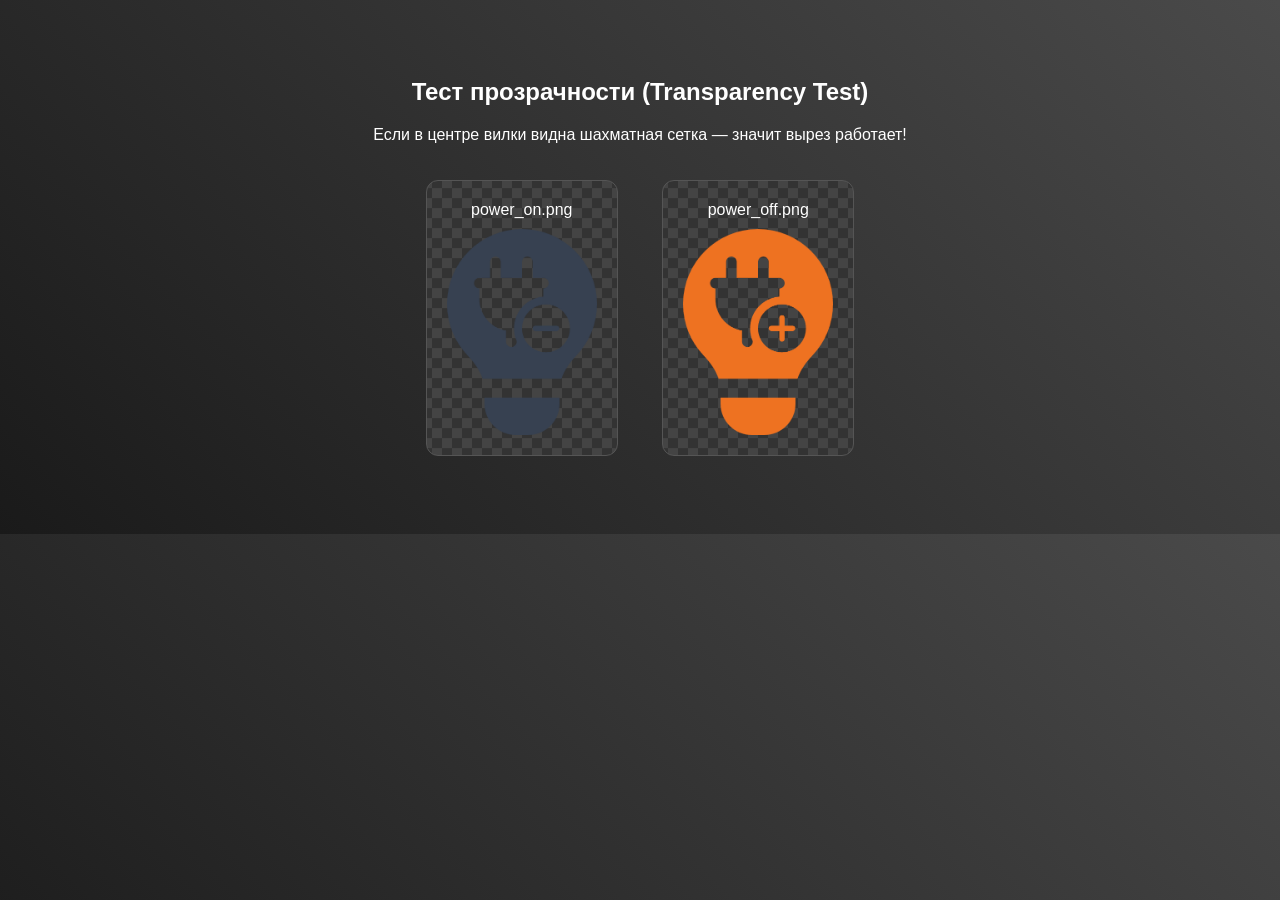
<file: pwa/test_transparency.html>
<!DOCTYPE html>
<html>
<head>
    <style>
        body { background: linear-gradient(45deg, #1a1a1a, #4a4a4a); color: white; font-family: sans-serif; text-align: center; padding: 50px; }
        .test-box { display: inline-block; margin: 20px; padding: 20px; border: 1px solid #555; border-radius: 12px; background: repeating-conic-gradient(#333 0% 25%, #444 0% 50%) 50% / 20px 20px; }
        img { width: 150px; display: block; margin-top: 10px; }
    </style>
</head>
<body>
    <h2>Тест прозрачности (Transparency Test)</h2>
    <p>Если в центре вилки видна шахматная сетка — значит вырез работает!</p>
    
    <div class="test-box">
        <caption>power_on.png</caption>
        <img src="assets/power_on.png">
    </div>
    
    <div class="test-box">
        <caption>power_off.png</caption>
        <img src="assets/power_off.png">
    </div>
</body>
</html>
</file>
<file: pwa/style.css>
* {
    box-sizing: border-box;
    margin: 0;
    padding: 0;
}

:root {

    /* Base Palette */

    --system-bg-light: #F5F5F7;

    /* Apple gray background for light mode */

    --system-bg-dark: #000000;

    --system-gray-light: #F5F5F7;

    --system-gray-neutral: #E8E8ED;

    --system-text-neutral: #86868B;

    --system-accent: #FF9500;



    /* Industrial Matte Palette */

    --matte-bulb-orange: #ee7221;

    --matte-dark-grey: #374151;

    --matte-white: #ffffff;

    --matte-glass-bg: rgba(255, 255, 255, 0.04);



    /* Glass Effects */

    --glass-blur: blur(24px);

    --glass-border-light: rgba(255, 255, 255, 0.2);

    --glass-border-dark: rgba(255, 255, 255, 0.1);

    --glass-bg-light: rgba(255, 255, 255, 0.6);

    --glass-bg-dark: rgba(20, 20, 20, 0.7);



    /* Volume Shadows (Industrial Standard) */
    --volume-shadow: 0 8px 32px rgba(0, 0, 0, 0.24);
    --volume-shadow-light: 0 12px 40px rgba(0, 0, 0, 0.08);
    --volume-shadow-glow: 0 0 15px rgba(238, 114, 33, 0.1);

    /* Shadow Hierarchy */
    --shadow-hero: 0 8px 24px rgba(0, 0, 0, 0.08); /* Integrated shadow instead of floating */
    --shadow-card: 0 8px 24px rgba(0, 0, 0, 0.06);
    --shadow-flat: none;

    /* Blur Hierarchy */
    --blur-hero: 24px;
    --blur-card: 16px;
    --blur-light: 8px;

    /* Semantic Accents */
    --v3-accent-dynamic: var(--system-accent);

    /* Layout Spacing */
    --block-spacing: 12px;
}




@media (prefers-color-scheme: dark) {

    body {

        background-color: var(--system-bg-dark);

        color: white;

    }



    .glass-card,

    .glass-header,

    .glass-nav,

    .bottom-sheet {

        background: var(--glass-bg-dark);

        border: 1px solid var(--glass-border-dark);

        box-shadow: var(--volume-shadow);

    }

}



@media (prefers-color-scheme: light) {

    body {

        background-color: var(--system-bg-light);

        color: black;

    }



    .glass-card,

    .glass-header,

    .glass-nav,

    .bottom-sheet {

        background: var(--glass-bg-light);

        border: 1px solid var(--glass-border-light);

        box-shadow: 0 12px 40px rgba(0, 0, 0, 0.08); /* Stronger volume for light mode */

    }

}



* {

    margin: 0;

    padding: 0;

    box-sizing: border-box;

    -webkit-tap-highlight-color: transparent;

}



body {
    font-family: -apple-system, BlinkMacSystemFont, "SF Pro Text", "SF Pro Display", system-ui, sans-serif;
    line-height: 1.4;
    overflow-x: hidden;
    padding-bottom: 80px;
    background-color: #FAFAFA !important; /* Unified clean Apple-style background */
    position: relative;
    margin: 0;
    padding: 0;
}

#app {
    width: 100%;
    max-width: 450px;
    margin: 0 auto;
    position: relative;
    min-height: 100vh;
}



.content-area, .content {
    max-width: 450px;
    width: 100%;
    margin: 0 auto;
    box-sizing: border-box;
    padding: 16px 0 0 0; 
}



#home-section {

    display: flex;

    flex-direction: column;

    gap: var(--block-spacing);

    width: 100%;

}



/* PWA Page Labels (Unified Header System) */

.pwa-page-label {

    margin: 0 20px 8px; /* Added 20px side margins for alignment */

    padding: 0;

    font-size: 11px;

    font-weight: 600;

    color: #888;

    letter-spacing: 3px;

    text-transform: uppercase;

    text-align: center;

    /* width: auto; effectively via margin */



    line-height: 1.2;

    font-family: 'Inter', sans-serif;

}



/* Glassmorphism Components */

.glass-header {

    position: sticky;

    top: 0;

    z-index: 100;

    padding: 12px 20px;

    backdrop-filter: var(--glass-blur);

    -webkit-backdrop-filter: var(--glass-blur);

    display: flex;

    justify-content: space-between;

    align-items: center;

    border-bottom: 1px solid var(--glass-border-dark);

}



.header-action-btn {

    background: rgba(128, 128, 128, 0.1);

    border: none;

    width: 40px;

    height: 40px;

    border-radius: 50%;

    display: flex;

    align-items: center;

    justify-content: center;

    color: var(--system-text);

    cursor: pointer;

    transition: all 0.2s;

}



.header-action-btn:active {

    transform: scale(0.9);

    background: rgba(255, 149, 0, 0.1);

    color: var(--system-accent);

}



/* Background Decorations */

.bg-date-decor {

    position: fixed;

    top: 50%;

    left: 50%;

    transform: translate(-50%, -50%) rotate(-15deg);

    font-size: 30vw;

    font-weight: 900;

    color: var(--system-text-neutral);

    opacity: 0.03;

    pointer-events: none;

    z-index: -1;

    user-select: none;

    white-space: nowrap;

}



/* Typography Enhancements */

.link-inactive {

    font-size: 13px;

    color: var(--system-text-neutral);

    text-decoration: none;

    opacity: 0.5;

    cursor: default;

    font-style: italic;

    transition: opacity 0.3s;

}



.link-inactive:hover {

    opacity: 0.7;

}



/* Date & Tomorrow UI */

.date-badge {

    text-align: center;

    font-size: 13px;

    font-weight: 600;

    color: rgba(255, 255, 255, 0.95) !important; /* Made white for contrast on foundation */

    background: rgba(255, 255, 255, 0.15);

    padding: 6px 16px;

    border-radius: 20px;

    width: fit-content;

    margin: 0 auto 16px;

    backdrop-filter: blur(4px);

    border: 1px solid rgba(255, 255, 255, 0.2);

}



.btn-tomorrow {

    margin-top: 16px;

    background: rgba(255, 149, 0, 0.1);

    color: var(--system-accent);

    border: 1px solid rgba(255, 149, 0, 0.2);

    padding: 10px 20px;

    border-radius: 14px;

    font-size: 14px;

    font-weight: 700;

    cursor: pointer;

    animation: pulse-soft 3s infinite;

    z-index: 2;

}



@keyframes pulse-soft {

    0% {

        box-shadow: 0 0 0 0 rgba(255, 149, 0, 0.2);

    }



    70% {

        box-shadow: 0 0 0 10px rgba(255, 149, 0, 0);

    }



    100% {

        box-shadow: 0 0 0 0 rgba(255, 149, 0, 0);

    }

}



.hidden {

    display: none !important;

}



/* Multi-page Navigation */

.nav-item {

    cursor: pointer;

    transition: all 0.2s;

    background: transparent;

    border: none;

    padding: 6px 4px;

    display: flex;

    flex-direction: column;

    align-items: center;

    justify-content: center;

    gap: 4px;

    color: #374151; /* Matte Dark Grey */

    border-radius: 16px;

    width: 68px;

    height: 56px;

}



.nav-item .icon {

    font-size: 22px;

}



.nav-item .nav-text {

    font-size: 11px;

    font-weight: 600;

    line-height: 1;

    white-space: nowrap;

}



.nav-item.active {

    color: #ee7221; /* Matte Bulb Orange */

    background: rgba(238, 114, 33, 0.1);

}



.cabinet-hero {

    padding: 16px 24px; /* Reduced padding */

    display: flex;

    flex-direction: column;

    align-items: center;

    background: linear-gradient(135deg, rgba(255, 149, 0, 0.05) 0%, rgba(0, 0, 0, 0) 100%);

    border-radius: 30px;

    margin-bottom: 4px; /* Tight fit to dashboard */

}



.profile-avatar-large {

    width: 90px;

    height: 90px;

    border-radius: 50%;

    border: 3px solid #fff;

    box-shadow: 0 10px 30px rgba(0, 0, 0, 0.1);

    margin-bottom: 16px;

}



.pro-badge {

    background: linear-gradient(45deg, #FFD700, #FFA500);

    color: #fff;

    padding: 2px 8px;

    border-radius: 10px;

    font-size: 10px;

    font-weight: 800;

    text-transform: uppercase;

    margin-left: 8px;

    vertical-align: middle;

}



.stat-grid {

    display: grid;

    grid-template-columns: 1fr 1fr;

    gap: 16px;

    margin-bottom: 24px;

}



.stat-card {

    padding: 16px;

    display: flex;

    flex-direction: column;

    gap: 4px;

}



.stat-value {

    font-size: 20px;

    font-weight: 800;

    color: var(--system-accent);

}



.stat-label {

    font-size: 11px;

    color: var(--system-text-neutral);

    text-transform: uppercase;

    letter-spacing: 0.5px;

}



/* Section Icons */

.section-header-row {

    display: flex;

    align-items: center;

    gap: 10px;

    margin-bottom: 16px;

}



.section-icon-bg {

    width: 32px;

    height: 32px;

    background: rgba(255, 149, 0, 0.1);

    border-radius: 8px;

    display: flex;

    align-items: center;

    justify-content: center;

    color: var(--system-accent);

}



/* Action Cards */

.action-card {

    display: flex;

    align-items: center;

    justify-content: space-between;

    padding: 16px 20px;

    margin-bottom: 12px;

}



.action-card:active {

    transform: scale(0.97);

}



.danger-zone {

    margin-top: 40px;

    padding: 20px;

    border-radius: 20px;

    background: rgba(255, 59, 48, 0.05);

    border: 1px dashed rgba(255, 59, 48, 0.2);

}



.btn-danger-text {

    color: var(--system-red);

    background: transparent;

    border: none;

    font-size: 14px;

    font-weight: 600;

    cursor: pointer;

}



.glass-card {

    padding: 24px;

    border-radius: 16px;

    backdrop-filter: var(--glass-blur);

    -webkit-backdrop-filter: var(--glass-blur);

    transition: transform 0.2s ease-in-out, box-shadow 0.2s ease;

    overflow: hidden;

}



.glass-card:active {

    transform: scale(0.98);

}



.glass-nav {

    position: fixed;

    bottom: 0; /* Standard tab bar alignment */

    left: 50%;

    transform: translateX(-50%);

    width: calc(100% - 40px);

    max-width: 410px !important; /* Matches content width (450 - 20 - 20) for vertical alignment */

    display: flex;

    justify-content: space-around;

    padding: 12px;

    border-radius: 20px; /* More rounded for premium look */

    backdrop-filter: blur(20px) saturate(180%);

    -webkit-backdrop-filter: blur(20px) saturate(180%);

    z-index: 1000;

    box-sizing: border-box;

    transition: all 0.3s ease;

}





/* Typography */

.headline-hero {

    font-size: 24px;

    font-weight: 700;

    letter-spacing: -0.5px;

}



.subheadline {

    font-size: 18px;

    font-weight: 600;

    margin-bottom: 12px;

}



.body-neutral {

    font-size: 14px;

    color: var(--system-text-neutral);

}



/* Interaction & Motion */

@keyframes fadeIn {

    from {

        opacity: 0;

        transform: translateY(10px);

    }



    to {

        opacity: 1;

        transform: translateY(0);

    }

}



.fade-in {

    animation: fadeIn 0.5s ease-out forwards;

}



/* Group Carousel Master Selector */

.group-carousel {

    display: flex;

    overflow-x: auto;

    scroll-snap-type: x mandatory;

    padding: 12px 20px;

    gap: 10px;

    -ms-overflow-style: none;

    scrollbar-width: none;

    background: rgba(128, 128, 128, 0.05);

    border-bottom: 1px solid var(--glass-border-dark);

}



.group-carousel::-webkit-scrollbar {

    display: none;

}



.carousel-pill {

    flex: 0 0 auto;

    scroll-snap-align: center;

    background: rgba(128, 128, 128, 0.1);

    border: 1px solid rgba(128, 128, 128, 0.2);

    padding: 8px 18px;

    border-radius: 20px;

    font-size: 14px;

    font-weight: 600;

    color: inherit;

    cursor: pointer;

    transition: all 0.3s cubic-bezier(0.4, 0, 0.2, 1);

}



.carousel-pill.active {

    background: var(--system-accent);

    color: white;

    border-color: var(--system-accent);

    transform: scale(1.05);

    box-shadow: 0 4px 12px rgba(255, 149, 0, 0.3);

}



/* Redundant .nav-item removed to prevent conflicts with primary definition at line 228 */



/* Smart Hero */



/* Buttons */

.action-btn {

    background: var(--system-accent);

    color: white;

    border: none;

    padding: 8px 16px;

    border-radius: 12px;

    font-size: 13px;

    font-weight: 600;

    margin-top: 10px;

    cursor: pointer;

}



@keyframes pulseNeon {

    0% {

        box-shadow: 0 0 10px rgba(255, 149, 0, 0.5), 0 0 20px rgba(255, 149, 0, 0.3);

        transform: scale(1);

    }



    50% {

        box-shadow: 0 0 20px rgba(255, 149, 0, 0.8), 0 0 30px rgba(255, 149, 0, 0.5);

        transform: scale(1.02);

    }



    100% {

        box-shadow: 0 0 10px rgba(255, 149, 0, 0.5), 0 0 20px rgba(255, 149, 0, 0.3);

        transform: scale(1);

    }

}



.btn-tomorrow {

    background: linear-gradient(135deg, #FF9500 0%, #FF3200 100%);

    color: white;

    border: none;

    padding: 12px 24px;

    border-radius: 20px;

    font-size: 15px;

    font-weight: 700;

    margin-top: 20px;

    margin-bottom: 20px;

    cursor: pointer;

    box-shadow: 0 4px 15px rgba(255, 149, 0, 0.4);

    transition: all 0.3s ease;

    animation: pulseNeon 2s infinite ease-in-out;

}



.btn-tomorrow-header.hidden {

    display: none !important;

}









/* Google Button */

.btn-google {

    display: flex;

    align-items: center;

    justify-content: center;

    gap: 12px;

    background: white;

    color: #3c4043;

    border: none;

    padding: 14px 24px;

    border-radius: 100px;

    font-size: 15px;

    font-weight: 500;

    cursor: pointer;

    box-shadow: 0 4px 12px rgba(0, 0, 0, 0.15);

    transition: all 0.2s ease;

}



.btn-google:active {

    transform: scale(0.98);

}



/* iOS Toggle Switch */

.ios-toggle {

    position: relative;

    display: inline-block;

    width: 50px;

    height: 30px;

}



.ios-toggle input {

    opacity: 0;

    width: 0;

    height: 0;

}



.ios-toggle .slider {

    position: absolute;

    cursor: pointer;

    top: 0;

    left: 0;

    right: 0;

    bottom: 0;

    background-color: rgba(255, 255, 255, 0.1);

    transition: .4s;

    border-radius: 34px;

    border: 1px solid rgba(255, 255, 255, 0.05);

}



.ios-toggle .slider:before {

    position: absolute;

    content: "";

    height: 24px;

    width: 24px;

    left: 2px;

    bottom: 2px;

    background-color: #8E8E93;

    transition: .4s;

    border-radius: 50%;

    box-shadow: 0 2px 4px rgba(0, 0, 0, 0.2);

}



.ios-toggle input:checked+.slider {

    background-color: #34C759;

    border-color: transparent;

}



.ios-toggle input:checked+.slider:before {

    background-color: white;

    transform: translateX(20px);

}



.small-btn {

    font-weight: 600;

}



.close-btn {

    width: 100%;

    background: rgba(128, 128, 128, 0.15);

    border: none;

    color: inherit;

    padding: 14px;

    border-radius: 16px;

    font-weight: 600;

    margin-top: 20px;

    cursor: pointer;

}



/* Overlay & Bottom Sheet */

.overlay {

    position: fixed;

    inset: 0;

    background: rgba(0, 0, 0, 0.5);

    backdrop-filter: blur(14px);

    -webkit-backdrop-filter: blur(14px);

    z-index: 2000;

    display: none;

    align-items: center;

    justify-content: center;

}



.overlay.active {

    display: flex;

    animation: fadeIn 0.3s ease;

}



@keyframes fadeIn {

    from {

        opacity: 0;

    }



    to {

        opacity: 1;

    }

}



@keyframes fadeInUp {
    from {
        opacity: 0;
        transform: scale(0.98);
    }
    to {
        opacity: 1;
        transform: scale(1);
    }
}



.fade-in-up {

    animation: fadeInUp 0.5s cubic-bezier(0.16, 1, 0.3, 1);

}



.bottom-sheet {

    position: fixed;

    bottom: -100%;

    left: 0;

    right: 0;

    margin: 0;

    border-radius: 30px 30px 0 0;

    padding: 24px;

    transition: bottom 0.4s cubic-bezier(0.2, 0.8, 0.2, 1);

    z-index: 2001;

    backdrop-filter: var(--glass-blur);

    -webkit-backdrop-filter: var(--glass-blur);

}



.overlay.active .bottom-sheet {

    bottom: 0;

}



.sheet-handle {

    width: 40px;

    height: 4px;

    background: rgba(128, 128, 128, 0.3);

    border-radius: 2px;

    margin: 0 auto 20px;

}



/* Group Grid */

.group-grid {

    display: grid;

    grid-template-columns: repeat(3, 1fr);

    gap: 12px;

    margin-bottom: 8px;

}



.group-btn {

    background: rgba(128, 128, 128, 0.1);

    border: 1px solid rgba(128, 128, 128, 0.2);

    color: inherit;

    padding: 12px;

    border-radius: 12px;

    font-size: 16px;

    font-weight: 600;

    cursor: pointer;

    transition: all 0.2s;

}



.group-btn.active {

    background: var(--system-accent);

    border-color: var(--system-accent);

    color: white;

}



/* NEW Picker Styles */

.picker-grid {

    display: grid;

    grid-template-columns: repeat(4, 1fr);

    grid-template-rows: repeat(3, auto);

    gap: 10px;

}



.picker-btn {

    padding: 14px 0;

    font-size: 14px;

    font-weight: 700;

    border-radius: 14px;

    border: 1px solid rgba(128, 128, 128, 0.1);

    background: rgba(255, 255, 255, 0.08);

    color: var(--system-text);

    cursor: pointer;

    transition: all 0.2s;

}



.picker-btn:active {

    transform: scale(0.92);

    background: rgba(128, 128, 128, 0.15);

}



.picker-btn.active {

    background: rgba(215, 119, 39, 0.15);

    border-color: rgba(215, 119, 39, 0.4);

    color: #D77727;

}



.stats-divider {

    height: 1px;

    background: linear-gradient(to right, transparent, rgba(128, 128, 128, 0.08), transparent);

    margin: 16px 0;

}



.stats-row {

    display: flex;

    justify-content: space-around;

    padding: 4px 0;

}



.stat-item {

    display: flex;

    flex-direction: column;

    align-items: center;

    flex: 1;

}



.stat-value {

    font-size: 18px;

    font-weight: 800;

    margin-bottom: 2px;

}



.stat-label {

    font-size: 10px;

    text-transform: uppercase;

    font-weight: 700;

    opacity: 0.6;

    letter-spacing: 0.8px;

}



/* Timeline Slider */

.timeline-slider {

    display: flex;

    overflow-x: auto;

    scroll-snap-type: x mandatory;

    gap: 12px;

    padding: 16px 0;

    margin: 12px -20px 0;

    padding-left: 20px;

    padding-right: 20px;

    scroll-behavior: smooth;

    -ms-overflow-style: none;

    scrollbar-width: none;

}



.timeline-slider::-webkit-scrollbar {

    display: none;

}



/* Scrubber Preview (Default Style) */

.scrubber-preview {

    display: flex;

    align-items: center;

    gap: 12px;

    padding: 10px 16px;

    background: rgba(122, 122, 122, 0.9);

    border-radius: 20px;

    box-shadow: 0 4px 15px rgba(0, 0, 0, 0.2);

    margin-left: auto;

    position: relative;

    left: 0 !important;

    transition: background-color 0.3s ease, box-shadow 0.3s ease;

    z-index: 10;

}



.preview-on {

    background: rgba(255, 149, 0, 0.9);

    box-shadow: 0 4px 20px rgba(255, 149, 0, 0.4);

}



.preview-off {

    background: rgba(44, 44, 46, 0.95);

    box-shadow: 0 4px 20px rgba(0, 0, 0, 0.5);

}



/* Scrubber Preview (Premium Glass Bulbashka for Home) */

.page-home .scrubber-preview {

    display: flex;

    flex-direction: row;

    align-items: center;

    justify-content: space-between;

    gap: 10px;

    padding: 10px 18px;

    border-radius: 20px;

    margin-bottom: 0;

    margin-top: 0;

    margin-left: 0;

    width: auto;

    min-width: 200px;

    background: rgba(28, 28, 30, 0.85);

    backdrop-filter: blur(25px) saturate(200%);

    -webkit-backdrop-filter: blur(25px) saturate(200%);

    border: 2px solid rgba(255, 255, 255, 0.1);

    box-shadow: 0 15px 45px rgba(0, 0, 0, 0.2);

    transition: all 0.4s cubic-bezier(0.23, 1, 0.32, 1);

    position: relative;

    left: 0 !important;

}



.page-home .preview-on {

    background: rgba(255, 149, 0, 0.95) !important;

    border-color: rgba(255, 255, 255, 0.3) !important;

    box-shadow: 0 10px 30px rgba(255, 149, 0, 0.4) !important;

}



/* Home Page Redesign - Bottom Controls moved to css/home-tablo.css */



/* === HOME BOTTOM CONTROLS === */



/* --- Queue Selector moved to css/home-tablo.css --- */



.queue-btn-hint-line {

    font-size: 9px !important;

    font-weight: 700 !important;

    color: rgba(255, 255, 255, 0.55) !important;

    text-transform: uppercase !important;

    letter-spacing: 0.04em !important;

    display: block !important;

}



/* --- Central Date Button (3-column) --- */

.home-date-btn {

    display: none !important;

}



/* Left Column: large day number */

.date-btn-day-col {

    display: flex !important;

    align-items: center !important;

    justify-content: center !important;

    padding-right: 10px !important;

    border-right: 1px solid rgba(255,255,255,0.1) !important;

}



.date-btn-day-num {

    font-size: 30px !important;

    font-weight: 900 !important;

    color: rgba(255, 255, 255, 0.9) !important;

    letter-spacing: -1px !important;

    line-height: 1 !important;

}



/* Middle Column: month + weekday */

.date-btn-mid-col {

    display: flex !important;

    flex-direction: column !important;

    align-items: center !important;

    justify-content: center !important;

    padding: 0 10px !important;

    gap: 2px !important;

    min-width: 80px !important;

}\n\n.date-btn-month {\n    font-size: 11px !important;\n    font-weight: 700 !important;\n    color: rgba(255, 255, 255, 0.85) !important;\n    text-transform: lowercase !important;\n    white-space: nowrap !important;\n    letter-spacing: 0.02em !important;\n}\n\n.date-btn-wd {\n    font-size: 9px !important;\n    font-weight: 800 !important;\n    color: #FF9500 !important;\n    text-transform: uppercase !important;\n    letter-spacing: 0.12em !important;\n    white-space: nowrap !important;\n    width: 100% !important;\n    text-align: center !important;\n}\n\n/* Right Column: large year */\n.date-btn-year-col {\n    display: flex !important;\n    align-items: center !important;\n    justify-content: center !important;\n    padding-left: 10px !important;\n    border-left: 1px solid rgba(255,255,255,0.1) !important;\n}\n\n.date-btn-year {\n    font-size: 22px !important;\n    font-weight: 900 !important;\n    color: rgba(255, 255, 255, 0.2) !important;\n    letter-spacing: -1px !important;\n    line-height: 1 !important;\n}\n\n.controls-spacer {\n    flex: 1;\n}\n\n/* Adjusted Scrubber for new container */\n.home-bottom-controls .scrubber-preview {\n    margin: 0 !important;\n    min-width: 180px;\n    height: 52px;\n    display: flex;\n    align-items: center;\n    border-radius: 14px;\n}\n\n\n/* Cabinet Slot System */\n/* Cabinet Grid System */\n/* Cabinet Core Container */\n.cabinet-container {\n    padding: 16px;\n    gap: 12px;\n}\n\n/* Cabinet Grid Rows */\n.cabinet-row-1 {\n    display: grid !important;\n    grid-template-columns: 1fr 1fr !important;\n    gap: 12px;\n    margin-bottom: 20px;\n    align-items: stretch;\n}\n\n.cabinet-row-2 {\n    display: grid;\n    grid-template-columns: 1fr 1fr;\n    gap: 12px;\n    margin-bottom: 20px;\n}\n\n@media (max-width: 360px) {\n\n    .cabinet-row-1,\n    .cabinet-row-2 {\n        grid-template-columns: 1fr !important;\n    }\n}\n\n/* Updated Slot Cards */\n/* Slot Cards (Transitioning to Active States) */\n.slot-card {\n    background: rgba(255, 255, 255, 0.4);\n    border: 1px dashed rgba(128, 128, 128, 0.3);\n    border-radius: 20px;\n    padding: 16px;\n    display: flex;\n    flex-direction: column;\n    align-items: center;\n    justify-content: center;\n    text-align: center;\n    min-height: 140px;\n    transition: all 0.3s cubic-bezier(0.4, 0, 0.2, 1);\n    position: relative;\n    overflow: hidden;\n}\n\n.slot-card.active {\n    background: #FFF5E6;\n    /* Global light-orange accent */\n    border: 1px solid rgba(255, 149, 0, 0.15);\n}\n\n.slot-card.silent {\n    opacity: 0.6;\n    filter: grayscale(0.5);\n    background: rgba(128, 128, 128, 0.05);\n}\n\n.silent-overlay {\n    position: absolute;\n    inset: 0;\n    display: flex;\n    align-items: center;\n    justify-content: center;\n    background: rgba(255, 255, 255, 0.1);\n    font-size: 11px;\n    font-weight: 600;\n    color: var(--system-text-muted);\n    text-align: center;\n    padding: 8px;\n    pointer-events: none;\n}\n\n.slot-card:hover {\n    border-color: var(--system-accent) !important;\n}\n\n/* Compact Group Grid for Cabinet */\n.group-grid.compact {\n    display: grid;\n    grid-template-columns: repeat(3, 1fr);\n    gap: 8px;\n}\n\n.compact-group-btn {\n    padding: 10px 4px;\n    border-radius: 12px;\n    border: 1px solid rgba(128, 128, 128, 0.1);\n    background: rgba(128, 128, 128, 0.03);\n    color: var(--system-text);\n    font-size: 12px;\n    font-weight: 700;\n    cursor: pointer;\n    transition: all 0.2s cubic-bezier(0.4, 0, 0.2, 1);\n    text-align: center;\n}\n\n.compact-group-btn:active {\n    transform: scale(0.95);\n}\n\n.compact-group-btn.active {\n    background: var(--accent-gradient);\n    border-color: transparent;\n    color: white;\n    box-shadow: 0 4px 12px rgba(215, 119, 39, 0.3);\n}\n\n/* Empty Slot Styling */\n.slot-card.empty {\n    background: rgba(0, 0, 0, 0.02);\n    border: 1px dashed rgba(128, 128, 128, 0.2);\n    display: flex;\n    align-items: center;\n    justify-content: center;\n    padding: 16px;\n}\n\n/* Removed duplicate .profile-card-premium (centralized at end of file) */\n\n.avatar-squircle {\n    width: 72px;\n    height: 72px;\n    background: rgba(128, 128, 128, 0.05);\n    border-radius: 24px;\n    /* Fallback */\n    mask-image: url(\"data:image/svg+xml,%3Csvg xmlns='http://www.w3.org/2000/svg' width='80' height='80' viewBox='0 0 80 80'%3E%3Cpath d='M40 0C67.3333 0 80 12.6667 80 40C80 67.3333 67.3333 80 40 80C12.6667 80 0 67.3333 0 40C0 12.6667 12.6667 0 40 0Z'/%3E%3C/svg%3E\");\n    mask-size: 100% 100%;\n    -webkit-mask-image: url(\"data:image/svg+xml,%3Csvg xmlns='http://www.w3.org/2000/svg' width='80' height='80' viewBox='0 0 80 80'%3E%3Cpath d='M40 0C67.3333 0 80 12.6667 80 40C80 67.3333 67.3333 80 40 80C12.6667 80 0 67.3333 0 40C0 12.6667 12.6667 0 40 0Z'/%3E%3C/svg%3E\");\n    -webkit-mask-size: 100% 100%;\n    position: relative;\n    padding: 3px;\n    margin-bottom: 12px;\n    box-shadow: 0 4px 12px rgba(0, 0, 0, 0.05);\n}\n\n.avatar-squircle img {\n    width: 100%;\n    height: 100%;\n    object-fit: cover;\n    border-radius: 20px;\n    /* In case mask fails */\n}\n\n.profile-auth-title {\n    font-size: 13px;\n    font-weight: 600;\n    margin-bottom: 14px;\n    color: var(--system-text);\n    opacity: 0.9;\n}\n\n.glass-auth-btn {\n    flex: 1;\n    height: 44px;\n    display: flex;\n    align-items: center;\n    justify-content: center;\n    border-radius: 14px;\n    border: 1px solid rgba(128, 128, 128, 0.1);\n    background: rgba(255, 255, 255, 0.05);\n    cursor: pointer;\n    transition: all 0.2s;\n}\n\n.glass-auth-btn:active {\n    transform: scale(0.96);\n    background: rgba(128, 128, 128, 0.1);\n}\n\n.glass-auth-btn.google {\n    background: rgba(255, 255, 255, 0.08);\n}\n\n.glass-auth-btn.telegram {\n    background: rgba(42, 171, 238, 0.1);\n    border-color: rgba(42, 171, 238, 0.2);\n}\n\n.user-badge {\n    display: inline-block;\n    padding: 3px 8px;\n    border-radius: 6px;\n    background: rgba(215, 119, 39, 0.1);\n    color: #D77727;\n    font-size: 10px;\n    font-weight: 800;\n    text-transform: uppercase;\n    letter-spacing: 0.5px;\n    margin-top: 4px;\n}\n\n.btn-setup-slot:hover {\n    color: var(--system-accent);\n}\n\n.btn-setup-slot .icon-wrapper {\n    width: 44px;\n    height: 44px;\n    border-radius: 50%;\n    border: 1.5px dashed rgba(128, 128, 128, 0.3);\n    display: flex;\n    align-items: center;\n    justify-content: center;\n    transition: all 0.3s;\n}\n\n.btn-setup-slot:hover .icon-wrapper {\n    border-color: var(--system-accent);\n    background: rgba(255, 149, 0, 0.05);\n    transform: rotate(90deg);\n}\n\n/* Feedback Form Pulse */\n#feedback-text:focus {\n    border-color: rgba(255, 149, 0, 0.5) !important;\n    box-shadow: 0 0 0 4px rgba(255, 149, 0, 0.1);\n}\n\n#btn-send-feedback:active {\n    transform: scale(0.98);\n}\n\n.page-home .preview-off {\n    background: rgba(44, 44, 46, 0.98) !important;\n    border-color: rgba(142, 142, 147, 0.5) !important;\n    box-shadow: 0 10px 30px rgba(0, 0, 0, 0.3) !important;\n}\n\n/* Icon - Sitting freely within the bulbashka */\n.preview-status-icon {\n    display: none;\n}\n\n.preview-status-icon svg {\n    width: 34px;\n    /* Significantly larger icon */\n    height: 34px;\n    filter: drop-shadow(0 2px 6px rgba(0, 0, 0, 0.2));\n}\n\n.preview-on .preview-status-icon {\n    color: #FFFFFF;\n    /* White icon on orange background */\n}\n\n.preview-off .preview-status-icon {\n    color: #D1D1D6;\n    /* Light gray icon for \"Off\" state as requested */\n}\n\n/* Text Block Refinement */\n/* --- TABLO DATE SECTION --- */\n.tablo-date-area {\n    display: flex;\n    align-items: center;\n    gap: 10px;\n    color: #FFFFFF;\n    min-width: fit-content;\n}\n\n.tablo-date-day {\n    font-size: 28px;\n    font-weight: 950;\n    line-height: 1;\n    color: #FFFFFF;\n    letter-spacing: -1px;\n}\n\n.tablo-date-stack {\n    display: flex;\n    flex-direction: column;\n    justify-content: center;\n}\n\n.tablo-date-month {\n    font-size: 14px;\n    font-weight: 800;\n    text-transform: uppercase;\n    line-height: 1;\n    margin-bottom: 2px;\n    letter-spacing: 0.02em;\n}\n\n.tablo-date-bottom-line {\n    display: flex;\n    align-items: center;\n    gap: 5px;\n    opacity: 0.85;\n}\n\n.tablo-date-year {\n    font-size: 10px;\n    font-weight: 700;\n}\n\n.tablo-date-wd {\n    font-size: 10px;\n    font-weight: 800;\n    text-transform: uppercase;\n    color: #FFFFFF;\n    background: rgba(0,0,0,0.15);\n    padding: 1px 5px;\n    border-radius: 4px;\n    white-space: nowrap;\n}\n\n/* ą¤čĆąĖ čäąŠąĮč¢ ON (ą┐ąŠą╝ą░čĆą░ąĮčćąĄą▓ąŠą╝čā) čĆąŠą▒ąĖą╝ąŠ ą░ą║čåąĄąĮčéąĖ ąĮą░ ą┤ą░čéč¢ čéąĄą╝ąĮč¢čłąĖą╝ąĖ ą┤ą╗čÅ čćąĖčéą░ą▒ąĄą╗čīąĮąŠčüčéč¢ */\n.tablo-on .tablo-date-wd {\n    background: rgba(0,0,0,0.2);\n    color: rgba(255,255,255,1);\n}\n\n.tablo-on .tablo-date-bottom-line {\n    opacity: 0.95;\n}\n\n/* --- TABLO STATUS AREA --- */\n.tablo-status-area {\n    display: flex;\n    align-items: center;\n    gap: 10px;\n}\n\n.tablo-time-big {\n    font-size: 32px;\n    font-weight: 950;\n    color: #FFFFFF;\n    line-height: 1;\n    letter-spacing: -0.5px;\n}\n\n.tablo-status-stack {\n    display: flex;\n    flex-direction: column;\n    justify-content: center;\n}\n\n.tablo-status-msg {\n    font-size: 12px;\n    font-weight: 900;\n    text-transform: uppercase;\n    color: #FFFFFF;\n    line-height: 1;\n}\n\n.tablo-status-until {\n    font-size: 11px;\n    font-weight: 600;\n    opacity: 0.9;\n    color: #FFFFFF;\n    margin-top: 2px;\n}\n\n.preview-details {\n    display: flex;\n    flex-direction: column;\n    justify-content: center;\n    gap: 1px;\n    order: 1;\n}\n\n.preview-time {\n    font-size: 19px;\n    /* Standardized to 19px like stat widgets */\n    font-weight: 900;\n    /* Standardized 900 weight */\n    color: #FFFFFF !important;\n    /* Always white */\n    line-height: 1.1;\n    letter-spacing: -0.2px;\n    -webkit-text-stroke: 0.4px rgba(0, 0, 0, 0.1);\n    text-shadow: 0 1px 3px rgba(0, 0, 0, 0.3);\n    transition: color 0.3s ease;\n}\n\n.preview-msg {\n    font-size: 14px;\n    /* Standardized to 14px */\n    font-weight: 800;\n    /* Standardized 800 weight */\n    text-transform: uppercase;\n    letter-spacing: 0.5px;\n    white-space: nowrap;\n    transition: color 0.3s ease;\n}\n\n/* Status-specific Label Colors */\n.preview-on .preview-msg {\n    color: #000000 !important;\n    /* Black label on orange bubble */\n}\n\n.preview-off .preview-msg {\n    color: #FF9500 !important;\n    /* Orange label on dark grey bubble */\n}\n\n.ruler-wrapper {\n    position: relative;\n    width: 100%;\n    height: 70px;\n    /* Increased to accommodate 55px rail */\n    margin-top: 10px;\n    padding: 0 10px;\n}\n\n.ruler-rail {\n    position: absolute;\n    top: 50%;\n    left: 10px;\n    right: 10px;\n    height: 8px;\n    border-radius: 4px;\n    transform: translateY(-50%);\n    background: #E8E8ED;\n    z-index: 1;\n}\n\n.ruler-ticks {\n    position: absolute;\n    top: 0;\n    left: 10px;\n    right: 10px;\n    bottom: 0;\n    pointer-events: none;\n    z-index: 2;\n    padding: 0;\n}\n\n.tick {\n    position: absolute;\n    top: 0;\n    width: 1px;\n    height: 100%;\n}\n\n.tick.hour-mark {\n    top: 0;\n    width: 1px;\n    height: 100%;\n    transform: none;\n    background: rgba(255, 255, 255, 0.15); /* The 'Thread' Line */\n}\n\n/* Static anchors for 0:00 and 24:00 */\n.tick.hour-mark.is-static {\n    background: rgba(255, 255, 255, 0.4);\n    height: 35px;\n    top: 50%;\n    transform: translateY(-50%);\n}\n\n.tick-label {\n    position: absolute;\n    font-size: 11px;\n    font-weight: 700;\n    white-space: nowrap;\n    color: var(--system-text-neutral);\n    z-index: 5;\n    opacity: 0.7;\n    transition: all 0.3s ease;\n}\n\n/* Positioning based on state */\n.is-on .tick-label {\n    top: -14px;\n    transform: translateX(-50%);\n    color: #FF9500;\n    opacity: 1;\n}\n\n.is-off .tick-label {\n    bottom: -14px;\n    transform: translateX(-50%);\n}\n\n.is-static .tick-label {\n    top: 50%;\n    transform: translate(-50%, -50%);\n    opacity: 0.5;\n}\n\n/* Transition Markers (Simplified for Thread Look) */\n.transition-badge {\n    position: absolute;\n    padding: 3px 6px;\n    border-radius: 6px;\n    font-size: 11px;\n    font-weight: 900;\n    z-index: 10;\n    box-shadow: 0 4px 10px rgba(0, 0, 0, 0.3);\n    transition: all 0.3s ease;\n}\n\n.badge-on {\n    top: -14px;\n    transform: translateX(-50%);\n    background: #FF9500;\n    color: #FFFFFF;\n}\n\n.badge-off {\n    bottom: -14px;\n    transform: translateX(-50%);\n    background: #8E8E93;\n    color: #FFFFFF;\n}\n\n.transition-step {\n    position: absolute;\n    width: 2px;\n    height: 35px;\n    top: 50%;\n    transform: translate(-50%, -50%);\n    z-index: 4;\n}\n\n.step-on {\n    background: #FF9500;\n    box-shadow: 0 0 6px rgba(255, 149, 0, 0.6);\n}\n\n.step-off {\n    background: #8E8E93;\n    box-shadow: 0 0 6px rgba(142, 142, 147, 0.6);\n}\n\n/* UI Depth and Interactivity for Premium Timeline */\n.ruler-rail {\n    position: absolute;\n    top: 50%;\n    left: 10px;\n    right: 10px;\n    height: 55px;\n    /* Massive two-track height */\n    border-radius: 0;\n    transform: translateY(-50%);\n    background: transparent;\n    z-index: 1;\n    transition: transform 0.2s cubic-bezier(0.2, 0.8, 0.2, 1);\n}\n\n.ruler-rail.is-scrubbing {\n    transform: translateY(-50%) scaleY(1.15);\n    /* Slightly less aggressive stretch due to massiveness */\n    z-index: 10;\n}\n\n.hour-block {\n    flex: 1;\n    display: flex;\n    flex-direction: column;\n    justify-content: space-between;\n    height: 100%;\n    /* 55px */\n    transition: transform 0.2s cubic-bezier(0.34, 1.56, 0.64, 1), background-color 0.3s, filter 0.2s, opacity 0.3s;\n    transform-origin: center;\n}\n\n.hour-block.past {\n    opacity: 0.45 !important;\n    filter: grayscale(25%) !important;\n}\n\n.hour-block.active-block {\n    transform: scale(1.08) translateY(-2px) !important;\n    z-index: 15;\n    box-shadow: 0 6px 20px rgba(0, 0, 0, 0.2) !important;\n    filter: brightness(1.2) !important;\n}\n\n.top-track,\n.bottom-track {\n    height: 20px;\n    /* 20 top + 20 bottom + 15 gap = 55 */\n    width: 100%;\n    border-radius: 4px;\n    transition: background-color 0.3s, box-shadow 0.3s;\n}\n\n.current-time-line {\n    position: absolute;\n    top: 0;\n    bottom: 0;\n    width: 3px;\n    background: #bbcf00;\n    /* Lime Gold Neon */\n    box-shadow: 0 0 12px rgba(187, 207, 0, 0.9), inset 0 0 3px rgba(255, 255, 255, 1);\n    z-index: 6;\n    border-radius: 2px;\n    pointer-events: none;\n    transition: left 60s linear;\n}\n\n.tick-notch {\n    position: absolute;\n    top: 50%;\n    transform: translateY(-50%);\n    width: 1px;\n    height: 12px;\n    background: rgba(128, 128, 128, 0.5);\n    pointer-events: none;\n    z-index: 0;\n}\n\n/* Custom Range Input (The Scrubber) */\n.timeline-scrubber {\n    position: absolute;\n    top: 0;\n    left: 10px;\n    right: 10px;\n    width: calc(100% - 20px);\n    height: 100%;\n    appearance: none;\n    background: transparent;\n    z-index: 10;\n    cursor: pointer;\n    margin: 0;\n}\n\n.timeline-scrubber::-webkit-slider-thumb {\n    appearance: none;\n    width: 6px;\n    height: 36px;\n    background: var(--system-accent);\n    border-radius: 10px;\n    cursor: grab;\n    box-shadow: 0 4px 12px rgba(255, 149, 0, 0.4), inset 0 0 0 1px rgba(255, 255, 255, 0.2);\n    transform: translateY(-14px);\n    transition: all 0.2s cubic-bezier(0.34, 1.56, 0.64, 1);\n}\n\n.timeline-scrubber::-moz-range-thumb {\n    appearance: none;\n    width: 6px;\n    height: 36px;\n    background: var(--system-accent);\n    border-radius: 10px;\n    cursor: grab;\n    box-shadow: 0 4px 12px rgba(255, 149, 0, 0.4), inset 0 0 0 1px rgba(255, 255, 255, 0.2);\n    border: none;\n    transition: all 0.2s cubic-bezier(0.34, 1.56, 0.64, 1);\n}\n\n.page-home .timeline-scrubber::-webkit-slider-thumb {\n    appearance: none;\n    width: 6px;\n    height: 38px;\n    background: var(--scrubber-color, var(--system-accent));\n    border-radius: 10px;\n    cursor: grab;\n    box-shadow: 0 4px 12px rgba(0, 0, 0, 0.3), inset 0 0 0 1px rgba(255, 255, 255, 0.2);\n    transform: translateY(-15px);\n    transition: all 0.2s cubic-bezier(0.34, 1.56, 0.64, 1);\n    border: 1px solid rgba(255, 255, 255, 0.4);\n}\n\n.timeline-scrubber::-webkit-slider-thumb:active {\n    cursor: grabbing;\n    background: #e68600;\n    width: 8px;\n    height: 40px;\n    transform: translateY(-16px);\n    box-shadow: 0 6px 16px rgba(255, 149, 0, 0.6);\n}\n\n.page-home .timeline-scrubber::-moz-range-thumb {\n    appearance: none;\n    width: 6px;\n    height: 38px;\n    background: var(--scrubber-color, var(--system-accent));\n    border-radius: 10px;\n    cursor: grab;\n    box-shadow: 0 4px 12px rgba(0, 0, 0, 0.3), inset 0 0 0 1px rgba(255, 255, 255, 0.2);\n    border: 1px solid rgba(255, 255, 255, 0.4);\n    transition: all 0.2s cubic-bezier(0.34, 1.56, 0.64, 1);\n}\n\n.timeline-scrubber::-moz-range-thumb:active {\n    cursor: grabbing;\n    background: #e68600;\n    width: 8px;\n    height: 40px;\n    box-shadow: 0 6px 16px rgba(255, 149, 0, 0.6);\n}\n\n.timeline-wrapper::after {\n    display: none;\n}\n\n.status-on {\n    background: rgba(255, 149, 0, 0.15);\n    color: #FF9500;\n    border-color: rgba(255, 149, 0, 0.3);\n}\n\n.status-on.current-hour {\n    background: #FF9500;\n    color: white;\n}\n\n.status-off {\n    background: rgba(142, 142, 147, 0.15);\n    color: #8E8E93;\n    border-color: rgba(142, 142, 147, 0.3);\n}\n\n.status-off.current-hour {\n    background: #8E8E93;\n    color: white;\n}\n\n.hour-label {\n    margin-bottom: 4px;\n}\n\n.status-icon {\n    font-size: 18px;\n}\n\n.status-badge {\n    background: var(--system-accent);\n    color: white;\n    padding: 4px 12px;\n    border-radius: 20px;\n    font-size: 12px;\n    font-weight: 600;\n    display: inline-block;\n    margin-bottom: 8px;\n}\n\n/* --- Archive Module Styles --- */\n\n.calendar-grid {\n    display: grid;\n    grid-template-columns: repeat(7, 1fr);\n    gap: 8px;\n}\n\n.calendar-day {\n    aspect-ratio: 1;\n    display: flex;\n    align-items: center;\n    justify-content: center;\n    font-size: 15px;\n    font-weight: 600;\n    border-radius: 12px;\n    cursor: pointer;\n    transition: all 0.2s;\n    background: rgba(128, 128, 128, 0.08);\n    border: 1px solid rgba(128, 128, 128, 0.1);\n}\n\n.calendar-day:active {\n    transform: scale(0.9);\n}\n\n.calendar-day.today {\n    border: 2px solid var(--system-accent);\n    color: var(--system-accent);\n}\n\n.calendar-day.active {\n    background: var(--system-accent);\n    color: white !important;\n    box-shadow: 0 4px 12px rgba(255, 149, 0, 0.3);\n}\n\n.calendar-day.dimmed {\n    opacity: 0.3;\n    pointer-events: none;\n}\n\n/* Accordions */\n.archive-accordion {\n    margin-bottom: 8px;\n    background: var(--glass-bg-light);\n    border: 1px solid var(--glass-border-light);\n    border-radius: 20px;\n    overflow: hidden;\n}\n\n.accordion-header {\n    padding: 16px 20px;\n    display: flex;\n    justify-content: space-between;\n    align-items: center;\n    cursor: pointer;\n    font-weight: 700;\n}\n\n.accordion-content {\n    max-height: 0;\n    overflow: hidden;\n    transition: max-height 0.3s ease-out;\n}\n\n.archive-accordion.open .accordion-content {\n    max-height: 500px;\n    padding-bottom: 16px;\n}\n\n.archive-accordion.open .accordion-arrow {\n    transform: rotate(180deg);\n}\n\n.accordion-arrow {\n    transition: transform 0.3s;\n    opacity: 0.5;\n}\n\n/* Minimal Sliders */\n.mini-slider-row {\n    padding: 8px 20px;\n    display: flex;\n    flex-direction: column;\n    gap: 6px;\n}\n\n.mini-slider-label {\n    font-size: 13px;\n    font-weight: 600;\n    color: var(--system-text-neutral);\n}\n\n.mini-slider-track {\n    height: 8px;\n    background: rgba(128, 128, 128, 0.1);\n    border-radius: 4px;\n    position: relative;\n    overflow: hidden;\n    cursor: crosshair;\n}\n\n.mini-slider-segment {\n    position: absolute;\n    top: 0;\n    height: 100%;\n}\n\n.mini-slider-segment.on {\n    background: #FF9500;\n}\n\n.mini-slider-segment.off {\n    background: #8E8E93;\n}\n\n/* Tooltip */\n.mini-scrubber-tooltip {\n    position: fixed;\n    background: white;\n    padding: 8px 12px;\n    border-radius: 12px;\n    font-size: 13px;\n    font-weight: 700;\n    pointer-events: none;\n    z-index: 3000;\n    box-shadow: 0 8px 24px rgba(0, 0, 0, 0.15);\n    display: flex;\n    flex-direction: column;\n    align-items: center;\n    gap: 2px;\n    transform: translate(-50%, -120%);\n}\n\n.mini-scrubber-tooltip::after {\n    content: \"\";\n    position: absolute;\n    bottom: -6px;\n    left: 50%;\n    transform: translateX(-50%);\n    border-left: 6px solid transparent;\n    border-right: 6px solid transparent;\n    border-top: 6px solid white;\n}\n\n@media (prefers-color-scheme: dark) {\n    .archive-accordion {\n        background: var(--glass-bg-dark);\n        border: 1px solid var(--glass-border-dark);\n    }\n\n    .mini-scrubber-tooltip {\n        background: #1C1C1E;\n        color: white;\n    }\n\n    .mini-scrubber-tooltip::after {\n        border-top-color: #1C1C1E;\n    }\n}\n\n/* --- Loading Splash Screen --- */\n.loading-screen {\n    position: fixed;\n    inset: 0;\n    background: #000000;\n    display: flex;\n    justify-content: center;\n    align-items: center;\n    z-index: 9999;\n    opacity: 1;\n    transition: opacity 0.6s cubic-bezier(0.4, 0, 0.2, 1);\n}\n\n.loading-screen.fade-out {\n    opacity: 0;\n    pointer-events: none;\n}\n\n.loading-bulb-container {\n    width: 200px;\n    height: 200px;\n    display: flex;\n    justify-content: center;\n    align-items: center;\n}\n\n#loading-spark {\n    stroke-dasharray: 1000 1730;\n    stroke-dashoffset: 1730;\n    animation: loading-spark-loop 2.5s ease-in-out infinite;\n}\n\n@keyframes loading-spark-loop {\n    0% {\n        stroke-dashoffset: 1730;\n    }\n\n    100% {\n        stroke-dashoffset: -1730;\n    }\n}\n\n/* Removed duplicate/legacy cabinet-row-1 media and definition blocks */\n\n.profile-card-premium {\n    background: var(--card-bg);\n    border-radius: 24px;\n    padding: 12px;\n    border: 1px solid rgba(128, 128, 128, 0.08);\n    display: flex;\n    flex-direction: row;\n    align-items: center;\n    gap: 20px;\n    overflow: hidden;\n    transition: all 0.3s cubic-bezier(0.4, 0, 0.2, 1);\n    box-shadow: 0 4px 20px rgba(0, 0, 0, 0.02);\n    height: 140px;\n    min-height: 140px;\n}\n\n.profile-card-premium.guest-active {\n    background: linear-gradient(135deg, rgba(255, 149, 0, 0.08) 0%, rgba(255, 149, 0, 0.04) 100%) !important;\n    border: 1px solid rgba(255, 149, 0, 0.3) !important;\n    box-shadow: 0 8px 32px rgba(255, 149, 0, 0.1);\n}\n\n\n.avatar-square-v10 {\n    width: 116px;\n    height: 116px;\n    border-radius: 20px;\n    overflow: hidden;\n    flex-shrink: 0;\n    box-shadow: 0 4px 25px rgba(0, 0, 0, 0.18);\n    background: rgba(128, 128, 128, 0.05);\n}\n\n.avatar-square-v10 img {\n    width: 100%;\n    height: 100%;\n    object-fit: cover;\n}\n\n.auth-buttons-column {\n    display: flex;\n    flex-direction: column;\n    gap: 8px;\n    flex: 1;\n}\n\n.glass-auth-btn {\n    border: 1px solid rgba(128, 128, 128, 0.1);\n    background: rgba(255, 255, 255, 0.8);\n    backdrop-filter: blur(10px);\n    cursor: pointer;\n    transition: all 0.2s;\n    display: flex;\n    align-items: center;\n    justify-content: center;\n    font-weight: 600;\n}\n\n.glass-auth-btn:active {\n    transform: scale(0.96);\n}\n\n/* Overlays & Wizards */\n.overlay {\n    position: fixed;\n    inset: 0;\n    background: rgba(0, 0, 0, 0.4);\n    backdrop-filter: blur(12px);\n    z-index: 2000;\n    display: none;\n    align-items: center;\n    justify-content: center;\n    opacity: 0;\n    transition: opacity 0.4s ease;\n}\n\n.overlay.active {\n    opacity: 1;\n}\n\n.fade-in-up {\n    animation: fadeInUp 0.4s cubic-bezier(0.2, 0.8, 0.2, 1) forwards;\n}\n\n@keyframes fadeInUp {\n    from {\n        transform: scale(0.98);\n        opacity: 0;\n    }\n\n    to {\n        transform: scale(1);\n        opacity: 1;\n    }\n}\n\n.bottom-sheet {\n    position: absolute;\n    bottom: 0;\n    left: 0;\n    right: 0;\n    background: white;\n    border-radius: 32px 32px 0 0;\n    transform: translateY(100%);\n    transition: transform 0.4s cubic-bezier(0.16, 1, 0.3, 1);\n    max-height: 90vh;\n    overflow-y: auto;\n}\n\n.bottom-sheet.active {\n    transform: translateY(0);\n}\n\n.sheet-handle {\n    width: 36px;\n    height: 5px;\n    background: rgba(0, 0, 0, 0.1);\n    border-radius: 3px;\n    margin: 0 auto 20px;\n}\n\n/* ============================================\n   APPS PAGE ŌĆö Community Projects (OLD)\n   ============================================ */\n\n.page-apps .content-area {\n    padding-top: 0;\n}\n\n/* Project Card ŌĆö Horizontal Layout */\n.old-app-card {\n    display: flex;\n    align-items: flex-start;\n    gap: 16px;\n    padding: 16px !important;\n    overflow: hidden;\n    position: relative;\n    transition: transform 0.25s cubic-bezier(0.4, 0, 0.2, 1),\n                box-shadow 0.25s ease;\n    border-radius: 20px !important;\n}\n\n.old-app-card::before {\n    content: '';\n    position: absolute;\n    inset: 0;\n    border-radius: 20px;\n    background: linear-gradient(135deg, rgba(215, 119, 39, 0.06) 0%, transparent 60%);\n    pointer-events: none;\n}\n\n.old-app-card:active {\n    transform: scale(0.97);\n}\n\n/* Thumbnail */\n.old-app-card__thumb-wrap {\n    flex-shrink: 0;\n    width: 88px;\n    height: 88px;\n    border-radius: 16px;\n    overflow: hidden;\n    background: linear-gradient(135deg, rgba(215, 119, 39, 0.12) 0%, rgba(128, 128, 128, 0.08) 100%);\n    border: 1px solid rgba(255, 255, 255, 0.08);\n    box-shadow: 0 4px 16px rgba(0, 0, 0, 0.15);\n}\n\n.old-app-card__thumb {\n    width: 100%;\n    height: 100%;\n    object-fit: cover;\n    display: block;\n    transition: transform 0.35s ease;\n}\n\n.old-app-card:hover .old-app-card__thumb {\n    transform: scale(1.06);\n}\n\n.old-app-card__thumb-wrap--error {\n    display: flex;\n    align-items: center;\n    justify-content: center;\n    font-size: 32px;\n}\n\n/* Card Body */\n.old-app-card__body {\n    flex: 1;\n    min-width: 0;\n    display: flex;\n    flex-direction: column;\n    gap: 6px;\n}\n\n.old-app-card__header {\n    display: flex;\n    align-items: center;\n    justify-content: space-between;\n    gap: 8px;\n    flex-wrap: nowrap;\n}\n\n.old-app-card__title {\n    font-size: 16px;\n    font-weight: 700;\n    letter-spacing: -0.3px;\n    margin: 0;\n    white-space: nowrap;\n    overflow: hidden;\n    text-overflow: ellipsis;\n    flex: 1;\n}\n\n.old-app-card__desc {\n    font-size: 12px;\n    line-height: 1.55;\n    margin: 0;\n    display: -webkit-box;\n    -webkit-line-clamp: 3;\n    line-clamp: 3;\n    -webkit-box-orient: vertical;\n    overflow: hidden;\n}\n\n/* Status Badge */\n.app-badge {\n    display: inline-flex;\n    align-items: center;\n    gap: 3px;\n    padding: 2px 8px;\n    border-radius: 20px;\n    font-size: 10px;\n    font-weight: 700;\n    white-space: nowrap;\n    flex-shrink: 0;\n}\n\n.app-badge--active {\n    background: rgba(52, 199, 89, 0.12);\n    color: #34C759;\n    border: 1px solid rgba(52, 199, 89, 0.2);\n}\n\n.app-badge--dev {\n    background: rgba(255, 149, 0, 0.1);\n    color: var(--system-accent);\n    border: 1px solid rgba(255, 149, 0, 0.2);\n}\n\n/* Link Buttons */\n.old-app-card__links {\n    display: flex;\n    gap: 6px;\n    flex-wrap: wrap;\n    margin-top: 4px;\n}\n\n.app-link-btn {\n    display: inline-flex;\n    align-items: center;\n    gap: 5px;\n    padding: 5px 11px;\n    border-radius: 20px;\n    font-size: 11px;\n    font-weight: 600;\n    text-decoration: none;\n    cursor: pointer;\n    background: rgba(128, 128, 128, 0.08);\n    border: 1px solid rgba(128, 128, 128, 0.12);\n    color: inherit;\n    transition: all 0.2s ease;\n    user-select: none;\n}\n\n.app-link-btn:first-child {\n    background: rgba(215, 119, 39, 0.1);\n    border-color: rgba(215, 119, 39, 0.25);\n    color: var(--system-accent);\n}\n\n.app-link-btn:hover {\n    opacity: 0.8;\n}\n\n.app-link-btn:active {\n    transform: scale(0.92);\n}\n\n/* --- 3D SUB-QUEUE CAROUSEL (Industrial Design) --- */\n.subqueue-carousel-wrap {\n    position: relative;\n    width: 100%;\n    height: 136px; /* Absolute minimum height: 126px drum + 10px bottom glow */\n    margin: 0 auto;\n    overflow: visible; /* CRITICAL: prevent 3D clipping */\n    perspective: 2500px; /* Reduced perspective distortion (telephoto look) */\n    perspective-origin: 50% 50%; /* Explicitly center the 3D vanishing point */\n    touch-action: none;\n    user-select: none;\n    display: flex;\n    align-items: center;\n    justify-content: center;\n}\n\n.subqueue-carousel-track {\n    width: 100%;\n    height: 100%;\n    position: relative;\n    transform-style: preserve-3d;\n    display: flex;\n    align-items: center;\n    justify-content: center;\n    pointer-events: none;\n    transform: rotateX(-4deg); /* Inverse tilt: top towards backgrounds (raises back) */\n}\n\n.subqueue-card {\n    position: absolute;\n    left: 50%;\n    top: 50%;\n    width: 86px; /* Slightly narrower to fit 7 items better */\n    height: 90px;\n    background: #374151;\n    border-radius: 12px;\n    display: flex;\n    align-items: center;\n    justify-content: center;\n    color: rgba(255, 255, 255, 0.4);\n    font-size: 24px;\n    font-weight: 800;\n    font-family: 'Tektur', sans-serif;\n    box-shadow: 0 4px 10px rgba(0,0,0,0.25);\n    border: 1px solid rgba(255, 255, 255, 0.05);\n    transition: opacity 0.4s ease, filter 0.4s ease, background-color 0.4s ease;\n    cursor: pointer;\n    pointer-events: auto;\n    transform: translate(-50%, -50%); /* Base centering now fixed in CSS */\n    transform-style: preserve-3d;\n}\n\n/* Specific override to ensure Premium Lime Gold background and pure white text */\n#subqueue-carousel-container .subqueue-card.active {\n    background-color: #bbcf00 !important; \n    background: #bbcf00 !important;\n    color: #ffffff !important;\n    border-radius: 16px !important;\n    /* Clean industrial shadow without glow */\n    box-shadow: 0 8px 16px rgba(0,0,0,0.4) !important;\n    /* Sharp, opaque 1.5px border */\n    border: 1.5px solid #ffffff !important;\n    z-index: 1000 !important;\n}\n\n/* Secondary Hierarchy: Immediate Neighbors in Matte Orange */\n#subqueue-carousel-container .subqueue-card.secondary {\n    background-color: #ee7221 !important;\n    color: #ffffff !important;\n    border: 1px solid rgba(255, 255, 255, 0.3) !important;\n    opacity: 0.9 !important;\n}\n\n/* Tertiary Hierarchy: Fading Distal Cards */\n#subqueue-carousel-container .subqueue-card.tertiary {\n    background-color: #f2965d !important;\n    color: #ffffff !important;\n    border: 1px solid rgba(255, 255, 255, 0.1) !important;\n    opacity: 0.6 !important;\n}\n\n/* Simplified Typography for Hierarchy: No black outline for neighbors */\n#subqueue-carousel-container .subqueue-card.secondary .subqueue-num,\n#subqueue-carousel-container .subqueue-card.tertiary .subqueue-num {\n    color: #ffffff !important;\n    -webkit-text-fill-color: #ffffff !important;\n    -webkit-text-stroke: 0px transparent !important;\n    text-shadow: none !important;\n    filter: none !important;\n    font-weight: 700;\n}\n\n/* --- ACTIVE SUBQUEUE NUMBERS (INDUSTRIAL CLARITY) --- \n   Unified look: Pure white core with a sharp 1px black outline.\n   Targets lower carousel cards, upper drum items, and active summary pill. */\n#subqueue-carousel-container .subqueue-card.active .subqueue-num,\n.wheel-item.is-active,\n#active-queue-val {\n    color: #ffffff !important;\n    -webkit-text-fill-color: #ffffff !important;\n    -webkit-text-stroke: 1px #000000 !important;\n    text-shadow: none !important;\n    font-weight: 950 !important;\n    filter: none !important;\n}\n\n#subqueue-carousel-container .subqueue-card.active .subqueue-num {\n    font-size: 32px;\n}\n\n.subqueue-num {\n    pointer-events: none;\n    letter-spacing: -0.02em;\n}\n\n/* Mechanical Snap (Click) Animation */\n@keyframes snap-bounce {\n    0% { transform: scale(1); }\n    50% { transform: scale(1.1); }\n    100% { transform: scale(1); }\n}\n\n.subqueue-num.snap-pulse {\n    display: inline-block;\n    animation: snap-bounce 0.4s cubic-bezier(0.175, 0.885, 0.32, 1.275);\n}
/* ============================================
   APPS PAGE Ś Community Projects (NEW)
   ============================================ */

.page-apps .content-area {
    padding-top: 5px;
}

.apps-list {
    display: flex;
    flex-direction: column;
    gap: 12px;
    padding: 12px 16px 100px;
}

/* Project Card Ś Premium Hybrid Layout (450px Grid) */
.app-card {
    display: flex;
    flex-direction: column;
    padding: 16px !important;
    gap: 12px;
    border-radius: 28px !important;
    background: rgba(255, 255, 255, 0.03);
    border: 1px solid rgba(0, 0, 0, 0.05) !important;
    box-shadow: 0 10px 30px rgba(0, 0, 0, 0.04);
    position: relative;
    overflow: hidden;
    transition: transform 0.2s cubic-bezier(0.4, 0, 0.2, 1);
}

.app-card:active {
    transform: scale(0.98);
}

.app-card__header-row {
    display: flex;
    flex-direction: row;
    align-items: center;
    gap: 12px;
}

/* Thumbnail Ś Increased to 96px Squircle */
.app-card__thumb-wrap {
    flex-shrink: 0;
    width: 96px;
    height: 96px;
    border-radius: 24px;
    overflow: hidden;
    background: rgba(128, 128, 128, 0.04);
    border: 1px solid rgba(255, 255, 255, 0.1);
    box-shadow: 0 8px 24px rgba(0, 0, 0, 0.08);
}

.app-card__thumb {
    width: 100%;
    height: 100%;
    object-fit: cover;
    display: block;
}

.app-card__title-area {
    flex: 1;
    display: flex;
    flex-direction: column;
    gap: 6px;
}

.app-card__title {
    font-size: 19px;
    font-weight: 800;
    letter-spacing: -0.5px;
    margin: 0;
    color: var(--system-text);
    line-height: 1.2;
}

/* Status Badges */
.app-badge {
    display: inline-flex;
    padding: 3px 10px;
    border-radius: 10px;
    font-size: 10px;
    font-weight: 800;
    text-transform: uppercase;
    letter-spacing: 0.5px;
    width: fit-content;
}

.app-badge--active {
    background: rgba(52, 199, 89, 0.08);
    color: #248A3D;
}

.app-badge--dev {
    background: rgba(255, 149, 0, 0.08);
    color: #D77727;
}

/* Body Area Ś Full Width */
.app-card__desc-row {
    margin-top: 4px;
}

.app-card__desc {
    font-size: 14px;
    line-height: 1.6;
    color: var(--system-text-neutral);
    margin: 0;
    opacity: 0.85;
}

/* Footer Ś Link Bar (3 evenly spaced buttons) */
.app-card__footer {
    display: flex;
    gap: 8px;
    margin-top: 4px;
    padding-top: 12px;
    border-top: 1px solid rgba(0, 0, 0, 0.04);
}

.app-link-btn {
    flex: 1;
    display: inline-flex;
    align-items: center;
    justify-content: center;
    gap: 6px;
    padding: 8px 4px;
    border-radius: 14px;
    font-size: 12px;
    font-weight: 700;
    text-decoration: none;
    background: rgba(128, 128, 128, 0.1);
    border: 1px solid rgba(128, 128, 128, 0.12);
    color: var(--system-text);
    transition: all 0.2s cubic-bezier(0.4, 0, 0.2, 1);
}

.app-link-btn:first-child {
    background: rgba(0, 122, 255, 0.08);
    border-color: rgba(0, 122, 255, 0.12);
    color: #007AFF; 
}

.app-link-btn:active {
    transform: scale(0.95);
    background: rgba(128, 128, 128, 0.15);
}

.app-link-btn svg {
    width: 14px;
    height: 14px;
}
</file>
<file: pwa/css/home.css>
.home-dashboard-bar {
    display: flex;
    justify-content: space-between;
    align-items: center;
    margin-top: 24px;
    width: 100%;
    gap: 8px;
    height: 60px;
}



/* Legend Styles */
.legend-content {
    display: flex;
    flex-direction: column;
    gap: 15px;
    padding: 10px 0;
}

.legend-item {
    display: flex;
    align-items: center;
    gap: 15px;
    padding: 12px;
    background: rgba(0, 0, 0, 0.03);
    border-radius: 16px;
}

.legend-color-p {
    width: 40px;
    height: 40px;
    border-radius: 12px;
    flex-shrink: 0;
}

.legend-color-p.orange {
    background: #FF7A00;
    box-shadow: 0 4px 12px rgba(255, 122, 0, 0.2);
}

.legend-color-p.grey {
    background: #808080;
    box-shadow: 0 4px 12px rgba(0, 0, 0, 0.1);
}

.legend-label {
    font-weight: 700;
    font-size: 15px;
    color: #1d1d1f;
}

.legend-desc {
    font-size: 13px;
    color: #86868b;
    line-height: 1.4;
}

.capsule-clock-card .clock-text {
    font-family: "JetBrains Mono", "IBM Plex Mono", monospace !important;
    font-size: 15px;
    font-weight: 600;
    color: #00FF85 !important;
    /* Neon Green */
    letter-spacing: 0.02em;
    display: flex;
    align-items: center;
}

.capsule-clock-card .seconds {
    opacity: 0.35;
    margin-left: 2px;
}





/* --- Queue Selector (Active Toggle) --- */
.home-queue-btn {
    display: flex;
    align-items: center;
    justify-content: flex-start;
    background: rgba(44, 44, 46, 0.8);
    backdrop-filter: blur(15px);
    -webkit-backdrop-filter: blur(15px);
    border: 1.1px solid rgba(255, 255, 255, 0.12);
    width: auto;
    min-width: 156px;
    height: 52px;
    padding: 6px 14px 6px 6px;
    border-radius: 14px;
    cursor: pointer;
    box-shadow: 0 6px 20px rgba(0, 0, 0, 0.3);
    transition: all 0.3s cubic-bezier(0.34, 1.56, 0.64, 1);
    gap: 12px;
    position: relative;
    overflow: hidden;
}

.home-queue-btn::after {
    content: "";
    position: absolute;
    top: -50%;
    left: -60%;
    width: 30%;
    height: 200%;
    background: rgba(255, 255, 255, 0.1);
    transform: rotate(25deg);
    filter: blur(15px);
    animation: shimmer-btn 4s infinite linear;
    pointer-events: none;
}

@keyframes shimmer-btn {
    0% {
        left: -60%;
    }

    20% {
        left: 140%;
    }

    100% {
        left: 140%;
    }
}

.home-queue-btn:active {
    transform: scale(0.96);
}

.queue-btn-number-box {
    display: flex;
    align-items: center;
    justify-content: center;
    background: #FF9500;
    min-width: 58px;
    padding: 0 10px;
    height: 40px;
    border-radius: 10px;
    box-shadow: 0 0 15px rgba(255, 149, 0, 0.4);
    animation: pulse-orange 2.5s infinite ease-in-out;
}

@keyframes pulse-orange {
    0% {
        box-shadow: 0 0 10px rgba(255, 149, 0, 0.3);
    }

    50% {
        box-shadow: 0 0 22px rgba(255, 149, 0, 0.6);
    }

    100% {
        box-shadow: 0 0 10px rgba(255, 149, 0, 0.3);
    }
}

.queue-btn-number {
    font-size: 24px;
    font-weight: 900;
    color: white;
    line-height: 1;
    text-shadow: 0 1px 4px rgba(0, 0, 0, 0.2);
    letter-spacing: -0.5px;
}

.queue-btn-text {
    font-size: 13px;
    font-weight: 850;
    color: rgba(255, 255, 255, 0.85);
    text-transform: uppercase;
    letter-spacing: 0.6px;
    line-height: 1.1;
    text-align: left;
}


/* --- PROJECT SYNC v4.1: Legacy Dashboard Styles Removed --- */

/* --- TABLO GROUPS --- */

.tablo-display-box {
    /* Secondary Look: Light-grey glass instead of dark black */
    background: rgba(255, 255, 255, 0.12);
    border: 1px solid rgba(255, 255, 255, 0.25);
    border-radius: 6px;
    padding: 0 8px;
    height: 34px;
    display: flex;
    align-items: center;
    position: relative;
    overflow: hidden;

    /* Soft Depth: much lighter than the main clock */
    box-shadow:
        inset 0 1px 3px rgba(0, 0, 0, 0.06),
        0 1px 0 rgba(255, 255, 255, 0.1);

    backdrop-filter: blur(2px) brightness(1.05);
}

/* PRIMARY INSTRUMENT: Main Clock stays dark, bold, and heavy */
.main-clock-box {
    background: rgba(0, 0, 0, 0.45) !important;
    /* Darker base for LCD depth */
    border: 1px solid rgba(255, 255, 255, 0.35) !important;
    box-shadow:
        inset 0 2px 8px rgba(0, 0, 0, 0.8),
        0 0 15px rgba(255, 255, 255, 0.08) !important;
    backdrop-filter: brightness(0.8) !important;
}

.main-clock-box::after {
    content: "";
    position: absolute;
    top: 0;
    left: 0;
    width: 100%;
    height: 50%;
    background: linear-gradient(rgba(255, 255, 255, 0.18) 0%,
            rgba(255, 255, 255, 0.08) 50%,
            transparent 51%);
    pointer-events: none;
}

.tablo-right-group {
    display: flex;
    align-items: center;
    gap: 6px;
    margin-left: auto;
    /* Push the entire group to the right edge */
}

/* --- TYPOGRAPHY --- */
/* --- TYPOGRAPHY --- */

.tablo-hero-clock {
    font-family: 'Tektur', 'Inter', sans-serif !important;
    font-size: 22px;
    /* Decreased to match year height */
    font-weight: 700;
    line-height: 1;
    color: #FFFFFF;
    letter-spacing: 0.05em;
    font-variant-numeric: tabular-nums;
    text-shadow: 0 0 10px rgba(255, 255, 255, 0.2);
    z-index: 2;
    transition: color 0.3s ease, text-shadow 0.3s ease;
}

.neon-glow-time {
    color: #bbcf00 !important;
    text-shadow: 0 0 10px #bbcf00, 0 0 20px rgba(187, 207, 0, 0.5) !important;
}

/* Date Splitting Pattern */
.tablo-date-split {
    display: flex;
    align-items: center;
    gap: 4px;
    /* Tiny gap between date blocks */
    margin-right: -4px;
}

.date-square {
    /* Premium Material: Subtle vertical gradient instead of flat white */
    background: linear-gradient(180deg, #FFFFFF 0%, #F0F2F5 100%);

    border-radius: 6px;
    /* Slightly more rounded for premium feel */
    padding: 0 8px;
    height: 36px;
    /* Perfectly aligned with clock box */

    font-family: 'Tektur', 'Inter', sans-serif;
    font-size: 24px;
    font-weight: 850;
    line-height: 1;
    letter-spacing: 0.02em;
    font-variant-numeric: tabular-nums;

    display: flex;
    justify-content: center;
    align-items: center;

    /* Industrial Depth: Stronger inset shadow for "recessed" look + subtle outer highlight */
    box-shadow:
        inset 0 3px 6px rgba(0, 0, 0, 0.14),
        inset 0 1px 2px rgba(0, 0, 0, 0.1),
        0 1px 0 rgba(255, 255, 255, 0.4);

    border: 1px solid rgba(0, 0, 0, 0.05);

    /* Default state for digits: Subtle Stencil look */
    text-shadow:
        0.5px 0.5px 0 rgba(0, 0, 0, 0.05),
        -0.5px -0.5px 0 rgba(255, 255, 255, 0.6);

    transition: all 0.4s cubic-bezier(0.4, 0, 0.2, 1);
}

/* Neon Glow for Date (Synced with Clock) */
.neon-glow-date {
    /* Unified Active Look: Switches to dark background to match the clock */
    background: #1A1D23;
    color: #bbcf00;

    border: 1px solid rgba(187, 207, 0, 0.25);

    /* Dark Theme Inset Depth */
    box-shadow:
        inset 0 2px 5px rgba(0, 0, 0, 0.8),
        0 0 10px rgba(187, 207, 0, 0.15);

    /* High Contrast Neon Digits */
    text-shadow:
        1px 1px 0 rgba(0, 0, 0, 0.2),
        -1px -1px 0 rgba(0, 0, 0, 0.2),
        0 0 8px #bbcf00,
        0 0 15px rgba(187, 207, 0, 0.3);
}

/* Sync with different foundation states when active (Now) */
.dashboard-tablo.tablo-on .neon-glow-date,
.dashboard-tablo.tablo-off .neon-glow-date {
    background: #1A1D23 !important;
    /* Forces dark background regardless of foundation */
    color: #bbcf00 !important;
}

/* Dynamic Text Color mirroring Foundation */
.dashboard-tablo.tablo-on .date-square {
    color: #374151;
    /* Matte Dark Grey */
}

.dashboard-tablo.tablo-off .date-square {
    color: #ee7221;
    /* Matte Orange */
}

.tablo-month-txt {
    font-size: 13px;
    font-weight: 900;
    text-transform: uppercase;
    color: #FFFFFF;
}

.tablo-wd-txt {
    font-size: 10px;
    font-weight: 750;
    text-transform: uppercase;
    color: rgba(255, 255, 255, 0.75);
}

.tablo-divider {
    font-size: 32px;
    font-weight: 200;
    color: rgba(255, 255, 255, 0.2);
    margin: 0;
    /* Removed manual margins to let gap control it */
    opacity: 0.5;
}

/* --- STATUS & UNTIL --- */
.tablo-status-msg {
    display: flex;
    align-items: center;
}

.tablo-status-icon {
    height: 32px;
    /* Large bulb as requested */
    width: auto;
    filter: drop-shadow(0 0 12px rgba(255, 255, 255, 0.3));
    margin-right: 0;
    /* Removed margin to follow gap */
    vertical-align: middle;
}

/* Container for Small ДО + Large Time (Horizontal Align) */
.until-clock-display {
    gap: 6px;
    /* Space between 'до' and the time digits */
    transition: opacity 0.3s ease, visibility 0.3s ease;
}

/* Visibility management for when viewing the past */
.until-clock-display.is-hidden {
    visibility: hidden;
    opacity: 0;
    pointer-events: none;
}

.tablo-until-label,
.tablo-until-prefix {
    font-family: 'Tektur', sans-serif !important;
    font-size: 10px;
    /* Even smaller to look like label */
    font-weight: 700;
    color: rgba(255, 255, 255, 0.6);
    /* Reduced opacity for secondary look */
    text-transform: uppercase;
    letter-spacing: 0.5px;
}

.tablo-until-time {
    font-family: 'Tektur', sans-serif !important;
    font-size: 20px;
    /* Slightly smaller than real clock */
    font-weight: 700;
    /* Less bold than real clock */
    color: rgba(255, 255, 255, 0.85);
    /* Slightly muted white */
    line-height: 1;
    letter-spacing: 0.05em;
    font-variant-numeric: tabular-nums;
    text-shadow: 0 0 8px rgba(255, 255, 255, 0.2);
}

/* --- HERO SECTION REFINEMENTS --- */
.hero-countdown {
    font-size: 52px;
    font-weight: 950;
    line-height: 0.9;
    letter-spacing: -1.5px;
    margin-bottom: 4px;
    transition: all 0.4s ease;
    color: var(--hero-color, #EE7221);
    text-shadow: 0 0 15px var(--hero-glow);
}

/* --- HERO SECTION REFINEMENTS --- */
.hero-countdown {

    /* --- QUEUE PICKER OVERLAY (Cabinet Style) --- */
    #home-queue-picker-overlay {
        position: fixed !important;
        inset: 0 !important;
        background: rgba(0, 0, 0, 0.5) !important;
        backdrop-filter: blur(12px) !important;
        -webkit-backdrop-filter: blur(12px) !important;
        display: none;
        align-items: center !important;
        justify-content: center !important;
        padding: 20px !important;
        z-index: 9999 !important;
        opacity: 0;
        transition: opacity 0.3s ease;
    }

    #home-queue-picker-overlay.active {
        display: flex !important;
        opacity: 1 !important;
    }

    #home-queue-picker-overlay .picker-container {
        width: 90% !important;
        max-width: 360px !important;
        background: rgba(235, 235, 235, 0.9) !important;
        backdrop-filter: blur(25px) saturate(180%) !important;
        -webkit-backdrop-filter: blur(25px) saturate(180%) !important;
        border: 1px solid rgba(255, 255, 255, 0.45) !important;
        border-radius: 28px !important;
        padding: 24px !important;
        box-shadow: 0 30px 60px rgba(0, 0, 0, 0.3) !important;
        transform: translateY(20px) !important;
        transition: transform 0.3s cubic-bezier(0.34, 1.56, 0.64, 1) !important;
        color: #1d1d1f !important;
    }

    #home-queue-picker-overlay.active .picker-container {
        transform: translateY(0) !important;
    }

    .picker-header {
        display: flex !important;
        justify-content: space-between !important;
        align-items: center !important;
        margin-bottom: 24px !important;
        padding: 0 4px !important;
    }

    .picker-title {
        margin: 0 !important;
        font-weight: 800 !important;
        font-size: 19px !important;
        letter-spacing: -0.5px !important;
        color: #1d1d1f !important;
    }

    .picker-close {
        cursor: pointer !important;
        width: 30px !important;
        height: 30px !important;
        display: flex !important;
        align-items: center !important;
        justify-content: center !important;
        background: rgba(0, 0, 0, 0.06) !important;
        border-radius: 50% !important;
        transition: 0.2s !important;
        color: #1d1d1f !important;
    }

    .picker-close:hover {
        background: rgba(0, 0, 0, 0.1) !important;
        transform: scale(1.05) !important;
    }

    .group-grid {
        display: grid !important;
        grid-template-columns: repeat(3, 1fr) !important;
        gap: 10px !important;
    }

    .group-btn {
        background: rgba(0, 0, 0, 0.05) !important;
        border: 1px solid rgba(0, 0, 0, 0.06) !important;
        border-radius: 14px !important;
        height: 48px !important;
        display: flex !important;
        flex-direction: row !important;
        align-items: center !important;
        justify-content: center !important;
        gap: 8px !important;
        transition: all 0.2s cubic-bezier(0.4, 0, 0.2, 1) !important;
        position: relative !important;
        cursor: pointer !important;
        padding: 0 10px !important;
    }

    .group-btn:hover {
        background: rgba(0, 0, 0, 0.08) !important;
    }

    .group-btn.active {
        background: #FF9500 !important;
        border-color: #FF9500 !important;
        box-shadow: 0 4px 15px rgba(255, 149, 0, 0.3) !important;
    }

    .group-num {
        font-size: 15px !important;
        font-weight: 700 !important;
        color: #1d1d1f !important;
        letter-spacing: -0.2px !important;
    }

    .group-btn.active .group-num {
        color: white !important;
    }

    .status-dot {
        width: 6px !important;
        height: 6px !important;
        border-radius: 50% !important;
        background: #FF9500 !important;
        flex-shrink: 0 !important;
    }

    .status-dot.off {
        background: #1d1d1f !important;
        opacity: 0.2 !important;
    }

    .group-btn.active .status-dot {
        background: white !important;
        box-shadow: 0 0 6px white !important;
    }

    /* --- TECHNOLOGICAL QUEUE WHEEL CONTROLLER --- */
    .queue-control-strip {
        display: flex;
        align-items: center;
        /* Multilayer background: Dark padding area + Metallic border-box frame */
        background:
            linear-gradient(#1A1D21, #1A1D21) padding-box,
            linear-gradient(135deg, #abb2b9 0%, #2d3436 40%, #ffffff 50%, #2d3436 60%, #abb2b9 100%) border-box;
        border: 1px solid transparent;
        /* The frame thickness (reduced to match hero-card) */
        border-radius: 12px;
        margin: 8px 0 10px 0;
        padding: 12px 6px;
        /* Reduced from 18px to close side gaps */
        gap: 20px;
        position: relative;
        overflow: visible;
        /* ALLOW LENS TO OVERLAP FRAME */
        box-shadow:
            0 8px 25px rgba(0, 0, 0, 0.5),
            inset 0 1px 0 rgba(255, 255, 255, 0.05);

        /* 1.1.11: Fix "Appears then Disappears" glitch on reload */
        animation-fill-mode: both !important;
    }

    /* Inner Thin Green Line (Now adjusted to new border) */
    .queue-control-strip::after {
        content: "";
        position: absolute;
        top: 0;
        left: 0;
        right: 0;
        bottom: 0;
        border-radius: 11px;
        /* Adjusted for thinner border */
        border: 1px solid rgba(187, 207, 0, 0.3);
        /* Lightened green line to match lighter feel */
        box-shadow: inset 0 0 10px rgba(187, 207, 0, 0.1);
        pointer-events: none;
        z-index: 15;
        /* Above frame background, below content */
    }

    /* (Removed ::before block as it's now in the main background) */

    /* (Removed duplicate panel-rivet block, now consolidated further down) */

    /* --- THE WHEEL --- */
    .queue-control-center {
        flex: 1;
        /* Expand to full width */
        position: relative;
        height: 72px;
        display: block;
        width: 100%;
        z-index: 10;
        /* Lower than lens (20) */
        overflow: visible !important;
        /* Allow lens/mounts to show if nested (safety fallback) */

        /* 1.1.9: Industrial 3D Perspective Staging */
        perspective: 1200px;
        perspective-origin: center;
    }

    /* Notches are now defined inside .wheel-item to stay strictly under the numbers */
    .queue-control-center::before,
    .queue-control-center::after {
        display: none;
        /* Removed global background notches */
    }

    /* --- REALISTIC MONOLITHIC 'O' SCRUBBER HANDLE --- */
    .scrubber-industrial-handle {
        position: absolute;
        top: 50%;
        left: 10px;
        width: 10px;
        height: 92px;
        transform: translate(-50%, -50%);
        pointer-events: none;
        z-index: 25;
        transition: left 0.1s linear;
    }

    /* SHARP SATURATED LINE (SHINES THROUGH THE HOLE) */
    .scrubber-line {
        position: absolute;
        left: 4px;
        width: 2px;
        top: 6px;
        bottom: 6px;
        background: #bbcf00;
        opacity: 0;
        z-index: 10;
        /* BEHIND THE METAL BUT VISIBLE THROUGH MASK */
        transition: opacity 0.2s ease;
    }

    /* THE MONOLITHIC METAL BODY */
    .scrubber-body {
        position: absolute;
        top: 0;
        left: 0;
        right: 0;
        bottom: 0;
        z-index: 20;
        border-radius: 6px;

        /* REFINED INDUSTRIAL METALLIC BODY: Subtle balance of shadow and luster */
        background: linear-gradient(120deg,
                #636e72 0%,
                #b2bec3 20%,
                #ffffff 48%,
                #ffffff 52%,
                #b2bec3 80%,
                #636e72 100%);

        box-shadow:
            0 4px 12px rgba(0, 0, 0, 0.6),
            inset 0 0 1px rgba(255, 255, 255, 0.3);

        /* TRULY MONOLITHIC 'O' CUTOUT VIA MASKING */
        -webkit-mask-image:
            linear-gradient(black, black),
            linear-gradient(black, black);
        -webkit-mask-size: 100% 100%, 2px calc(100% - 12px);
        -webkit-mask-position: center, center;
        -webkit-mask-repeat: no-repeat;
        -webkit-mask-composite: source-out;
        mask-image:
            linear-gradient(black, black),
            linear-gradient(black, black);
        mask-size: 100% 100%, 2px calc(100% - 12px);
        mask-position: center, center;
        mask-repeat: no-repeat;
        mask-composite: exclude;
    }

    /* Real Time Activation: Zero Blur, Hard Saturated Line */
    .scrubber-industrial-handle.at-real-time .scrubber-line {
        opacity: 1;
        /* Explicitly ensuring NO glow/blur */
        filter: none !important;
        box-shadow: none !important;
    }

    /* Hide native range thumb but keep it functional */
    .timeline-scrubber::-webkit-slider-thumb {
        opacity: 0 !important;
        width: 44px !important;
        height: 72px !important;
        cursor: grab;
    }

    .timeline-scrubber::-moz-range-thumb {
        opacity: 0 !important;
        width: 44px !important;
        height: 72px !important;
        cursor: grab;
    }


    /* Left/Right mask for cylindrical fade */
    .drum-fade-mask-left,
    .drum-fade-mask-right {
        position: absolute;
        top: 0;
        bottom: 0;
        width: 25%;
        z-index: 4;
        pointer-events: none;
    }

    .drum-fade-mask-left {
        left: 0;
        background: linear-gradient(to right, #0D0F12 0%, transparent 100%);
        pointer-events: none;
    }

    .drum-fade-mask-right {
        right: 0;
        background: linear-gradient(to left, #0D0F12 50%, transparent 100%);
        pointer-events: none;
        z-index: 40;
    }

    .drum-fade-mask-left {
        left: 0;
        background: linear-gradient(to right, #0D0F12 50%, transparent 100%);
        pointer-events: none;
        z-index: 40;
    }

    /* Label under the drum frame */
    .tech-label-under-drum {
        margin-top: 12px;
        text-align: center;
        font-size: 11px;
        font-weight: 900;
        color: rgba(187, 207, 0, 0.9);
        letter-spacing: 0.15em;
        text-transform: uppercase;
        font-family: 'Outfit', sans-serif;
        text-shadow: 0 0 10px rgba(187, 207, 0, 0.4);
        width: 100%;
    }

    .panel-rivet {
        position: absolute;
        width: 10px;
        /* Enhanced for detail */
        height: 10px;
        background: linear-gradient(135deg, #abb2b9 0%, #5d6d7e 50%, #2c3e50 100%);
        border-radius: 50%;
        z-index: 55;
        display: flex;
        align-items: center;
        justify-content: center;
        box-shadow:
            0 2px 4px rgba(0, 0, 0, 0.4),
            inset 0 1px 1px rgba(255, 255, 255, 0.3);
    }

    /* Screw Head Slot (Flathead Style) */
    .panel-rivet::after {
        content: "";
        width: 60%;
        height: 1px;
        background: rgba(0, 0, 0, 0.5);
        transform: rotate(45deg);
        border-radius: 1px;
    }

    .panel-rivet.top-left {
        top: 6px;
        left: 6px;
    }

    .panel-rivet.top-right {
        top: 6px;
        right: 6px;
    }

    .panel-rivet.bottom-left {
        bottom: 6px;
        left: 6px;
    }

    .panel-rivet.bottom-right {
        bottom: 6px;
        right: 6px;
    }

    .queue-wheel-picker {
        position: relative !important;
        left: 0 !important;
        width: 100% !important;
        height: 72px;
        /* Match center height */
        overflow-x: auto;
        overflow-y: hidden;
        white-space: nowrap;
        scroll-behavior: auto;
        -webkit-overflow-scrolling: touch;
        display: flex;
        align-items: center;
        border-radius: 40px;
        /* --- 1.2.11: TRUE 3D CYLINDER SCENE --- */
        --wheel-item-width: 80px;
        --wheel-radius: 188px;
        /* For 15 items: (80/2) / tan(360/15/2) */

        perspective: 1200px;
        display: flex;
        justify-content: center;
        align-items: center;
        overflow: visible !important;
    }

    .wheel-track {
        position: relative;
        width: var(--wheel-item-width);
        height: 72px;
        transform-style: preserve-3d;
        transition: transform 0.1s linear;
        /* Smooth but precise */
        will-change: transform;
    }

    .wheel-item {
        position: absolute;
        top: 0;
        left: 0;
        width: var(--wheel-item-width);
        height: 72px;
        display: flex;
        align-items: center;
        justify-content: center;
        font-size: 26px;
        font-weight: 800;
        color: #fff;
        backface-visibility: hidden;
        transform-style: preserve-3d;
        cursor: pointer;
        user-select: none;
        transition: color 0.3s ease;
        will-change: transform, opacity;
    }

    .wheel-item.is-tick {
        font-size: 0 !important;
        /* No text for ticks */
        pointer-events: none;
    }

    /* 1.2.8: RIGID MECHANICAL NOTCHES (Under every number) */
    .wheel-item::before {
        content: "";
        position: absolute;
        top: 4px;
        left: 50%;
        width: 2px;
        height: 7px;
        background: rgba(255, 255, 255, 0.7);
        transform: translateX(-50%) translateZ(8px);
        /* Extreme Projection to clear any outer frames */
        opacity: 0.8;
        box-shadow: 0 0 6px rgba(255, 255, 255, 0.4);
        z-index: 100;
    }

    .wheel-item::after {
        content: "";
        position: absolute;
        bottom: 10px;
        left: 50%;
        width: 2px;
        height: 9px;
        background: #bbcf00;
        transform: translateX(-50%) translateZ(8px);
        /* Projection matching top notch */
        opacity: 1;
        box-shadow: 0 0 10px rgba(187, 207, 0, 0.8);
        z-index: 100;
    }

    .wheel-item.is-tick::before,
    .wheel-item.is-tick::after {
        width: 1px;
        height: 5px;
        opacity: 0.3;
    }


    .wheel-item.is-active {
        color: #FF7A00 !important;
        font-size: 34px !important;
        font-weight: 950 !important;
        text-shadow:
            0 0 12px rgba(255, 255, 255, 0.9),
            /* High-Vis White Glow as requested */
            0 0 25px rgba(255, 255, 255, 0.5);
        z-index: 200;
        opacity: 1 !important;
    }

    /* Legacy neighbor classes removed - handled by dynamic 3D calculation in JS */

    .wheel-marker-line {
        position: absolute;
        top: 0;
        left: 50%;
        transform: translateX(-50%);
        width: 1px;
        height: 100%;
        background: #bbcf00;
        /* Unified Lime Gold marker */
        z-index: 5;
        pointer-events: none;
        opacity: 0.8;
        /* Laser focus beam glow matched to Lime Gold */
        box-shadow:
            0 0 10px #bbcf00,
            0 0 25px rgba(187, 207, 0, 0.4);
    }

    /* REFINED: Industrial Lens Assembly (Transparent Glass + Metallic Rim) */
    .drum-selection-lens {
        position: absolute;
        top: 50%;
        left: 50%;
        transform: translate(-50%, -50%);
        /* --- 1.2.2: INCREASED LENS SIZE (102px to reach borders) --- */
        width: 102px;
        height: 102px;
        border-radius: 50%;
        z-index: 100 !important;
        /* Top layer above the track */
        pointer-events: none;
        display: block !important;
        background: radial-gradient(circle at 30% 30%, rgba(255, 255, 255, 0.15) 0%, transparent 70%);

        /* Transparent Center for Number Visibility */
        background: radial-gradient(circle at center,
                rgba(187, 207, 0, 0.05) 0%,
                transparent 70%);

        border: 1px solid rgba(255, 255, 255, 0.1);

        box-shadow:
            0 0 30px rgba(187, 207, 0, 0.2),
            0 8px 16px rgba(0, 0, 0, 0.5);
    }

    /* 1.1.0: Removed the vertical green line as per mechanical design update */
    .wheel-marker-line {
        display: none;
    }

    /* Machined Chrome Outer Rim (5px Ring) */
    .drum-selection-lens::before {
        content: "";
        position: absolute;
        top: 0;
        left: 0;
        right: 0;
        bottom: 0;
        border-radius: 50%;
        padding: 5px;
        /* Border thickness */
        background: linear-gradient(135deg, #abb2b9 0%, #2d3436 40%, #ffffff 50%, #2d3436 60%, #abb2b9 100%);
        -webkit-mask:
            linear-gradient(#fff 0 0) content-box,
            linear-gradient(#fff 0 0);
        mask:
            linear-gradient(#fff 0 0) content-box,
            linear-gradient(#fff 0 0);
        -webkit-mask-composite: xor;
        mask-composite: exclude;
        pointer-events: none;
        z-index: 101;
        /* Above lens body */
    }

    /* Inner Green Glow & Specular Highlight */
    .drum-selection-lens::after {
        content: "";
        position: absolute;
        top: 5px;
        left: 5px;
        right: 5px;
        bottom: 5px;
        border-radius: 50%;
        border: 1.5px solid #bbcf00;
        /* Green inner rim */
        box-shadow: inset 0 0 8px rgba(187, 207, 0, 0.4);
        pointer-events: none;
        z-index: 102;
        /* Top-most lens layer */
    }

    /* --- Neighbor Spreading Logic removed (3D projection handles spacing) --- */

    /* Industrial Mechanical Mounts (Brackets) */
    .lens-mount-bracket {
        position: absolute;
        left: 50%;
        transform: translateX(-50%);
        width: 22px;
        height: 8px;
        background: linear-gradient(to right, #2c3e50, #7f8c8d, #2c3e50);
        border: 1px solid #1a1a1a;
        border-radius: 2px;
        z-index: 110;
        /* Above the lens body */
        box-shadow: 0 2px 4px rgba(0, 0, 0, 0.5);
    }

    .lens-mount-top {
        top: -2px;
    }

    .lens-mount-bottom {
        bottom: -2px;
    }

    /* Rivet inside the bracket */
    .lens-mount-bracket::after {
        content: "";
        position: absolute;
        top: 50%;
        left: 50%;
        transform: translate(-50%, -50%);
        width: 3px;
        height: 3px;
        background: #000;
        border-radius: 50%;
        box-shadow: 0 0.5px 1px rgba(255, 255, 255, 0.2);
    }

    /* Small Lugs for brackets */
    .lens-mount-top {
        top: -8px;
        /* Positioned at 12 o'clock outside lens */
    }

    .lens-mount-bottom {
        bottom: -8px;
        /* Positioned at 6 o'clock outside lens */
    }

    /* --- LARGE ACTIVE DISPLAY (FIXED RIGHT) --- */
    .queue-control-display {
        display: none;
        /* Legacy display hidden */
    }

    .active-queue-tablo {
        width: 120px;
        height: 90px;
        /* Enhanced for Hero position */
        background: #14171A;
        border-radius: 12px;
        display: flex;
        flex-direction: column;
        align-items: center;
        justify-content: center;
        position: relative;
        overflow: hidden;
        transition: all 0.4s cubic-bezier(0.4, 0, 0.2, 1);

        /* Industrial Bezel (Double Border) */
        border: 1px solid #2D3748;
        box-shadow:
            inset 0 4px 15px rgba(0, 0, 0, 0.9),
            0 0 25px rgba(238, 114, 33, 0.25),
            /* Outer Glow */
            0 0 0 1px rgba(0, 0, 0, 0.4);
    }

    /* Specific centering for Hero card */
    .hero-anchor-tablo {
        margin: 4px auto 0 auto;
    }

    .tablo-header {
        display: flex;
        align-items: center;
        justify-content: center;
        margin-bottom: -1px;
        position: relative;
        z-index: 5;
    }

    .tech-label-tablo {
        font-size: 11px;
        /* Unified size to match drum label */
        font-weight: 900;
        color: #bbcf00;
        /* Unified Lime Gold for both labels */
        opacity: 0.8;
        letter-spacing: 0.1em;
        text-shadow: 0 0 5px rgba(187, 207, 0, 0.3);
    }

    /* Status: Power ON (Vibrant Orange & Glowing Val) */
    .active-queue-tablo.status-on {
        border-color: #ee7221;
        background: #1A1D21;
        box-shadow:
            inset 0 2px 8px rgba(0, 0, 0, 0.8),
            0 0 15px rgba(238, 114, 33, 0.2);
    }

    .active-queue-tablo.status-on #active-queue-val {
        color: #FFFFFF !important;
        /* Pure White as requested */
        text-shadow:
            0 0 8px rgba(255, 255, 255, 0.8),
            /* Inner White Glow */
            0 0 15px rgba(238, 114, 33, 0.9),
            /* Outer Orange Brand Glow */
            0 0 30px rgba(238, 114, 33, 0.5);
    }

    /* Status: Power OFF (Muted Grey) */
    .active-queue-tablo.status-off {
        border-color: #4A5568;
        background: #0D0F12;
        opacity: 0.8;
    }

    .active-queue-tablo.status-off #active-queue-val {
        color: #FFFFFF !important;
        /* Pure White as requested */
        text-shadow: 0 0 10px rgba(255, 255, 255, 0.3);
    }

    /* LED Gloss Effect */
    .active-queue-tablo::after {
        content: "";
        position: absolute;
        top: 0;
        left: 0;
        width: 100%;
        height: 45%;
        background: linear-gradient(rgba(255, 255, 255, 0.05) 0%, transparent 100%);
        pointer-events: none;
    }

    #active-queue-val {
        font-family: "Tektur", sans-serif !important;
        font-size: 40px;
        /* Dominant digital look */
        font-weight: 950;
        line-height: 1;
        margin-bottom: 2px;
        transition: color 0.4s ease;
    }

    .queue-display-hint {
        display: flex;
        flex-direction: column;
        justify-content: center;
        font-size: 10px;
        font-weight: 700;
        text-transform: uppercase;
        color: rgba(255, 255, 255, 0.4);
        letter-spacing: 0.1em;
        max-width: 60px;
        line-height: 1.1;
        text-align: left;
    }

    /* Hide legacy button */
    .home-queue-btn {
        display: none !important;
    }

    /* Industrial Label Below Frame */
    .tech-label-under-drum {
        width: 100%;
        text-align: center;
        font-family: 'Tektur', sans-serif;
        font-size: 11px;
        font-weight: 800;
        text-transform: uppercase;
        color: rgba(187, 207, 0, 0.95);
        /* High contrast Neon Green */
        letter-spacing: 0.15em;
        margin-top: 5px;
        margin-bottom: 24px;
        text-shadow: 0 0 12px rgba(187, 207, 0, 0.4);
        opacity: 0.9;
        z-index: 30;
        pointer-events: none;
    }
}
</file>
<file: pwa/css/tech-ui.css>
:root {
  --green-primary: #00FF85;
  --green-dim: rgba(0, 255, 133, 0.6);
  --gray-100: #F3F4F6;
  --gray-200: #E5E7EB;
  --gray-400: #9CA3AF;
  --dark-bg: #0B0B0C;
  --dark-card: #1C1C1E;
  --orange-bg: #F97316;

  /* NEW Design Tokens for Hero Redesign */
  --hero-bg: rgba(255, 255, 255, 0.92);
  --hero-text-primary: #111111;
  --hero-text-secondary: #666666;
  --hero-text-dim: #888888;
  --accent-on: #FF7A00;
  --accent-off: #9AA0A6;
  --color-track: rgba(0, 0, 0, 0.08);
  --hero-radius: 24px;
  --font-family-hero: 'Inter', -apple-system, BlinkMacSystemFont, sans-serif;

  /* Glass backgrounds (Legacy) */
  --glass-light: rgba(255, 255, 255, 0.06);
  --glass-border-light: rgba(255, 255, 255, 0.08);
  --glass-dark: rgba(0, 0, 0, 0.25);
  --glass-border-dark: rgba(255, 255, 255, 0.1);
  --glass-milky: rgba(255, 255, 255, 0.45);
  --glass-border-milky: rgba(255, 255, 255, 0.5);
  --status-icon-size: 16px;
}

/* Scope the font ban strictly to the Hero section (Industrial Rule 7.4) */
#smart-hero,
#smart-hero * {
  font-family: var(--font-family-hero) !important;
  -webkit-text-stroke: 0 !important;
  text-shadow: none !important;
}

.tech-ui-font {
  font-family: "JetBrains Mono", "IBM Plex Mono", monospace;
}

/* Base Card Style (Discreet Industrial) - Compact 26px Height */
.clock-card,
.date-card,
.status-card {
  position: absolute;
  top: 6px;
  /* Offset for compact 49px layer height */
  display: inline-flex;
  border-radius: 8px;
  /* Slightly tighter radius for smaller height */
  padding: 4px 10px;
  /* Vertical padding reduced for 26px target */
  backdrop-filter: blur(12px);
  -webkit-backdrop-filter: blur(12px);
  border: 1px solid transparent;
  transition: none;
  /* INSTANT switching as requested */
  z-index: 10;
  align-items: center;
  height: 26px;
  /* Explicit height to ensure uniformity */
  box-sizing: border-box;
}

/* Status Card overrides - Fully Transparent as requested */
.status-card {
  backdrop-filter: none !important;
  -webkit-backdrop-filter: none !important;
  border: none !important;
  background: transparent !important;
}

/* Themes per TZ */
.clock-card.light,
.date-card.light {
  background: var(--glass-light);
  border-color: var(--glass-border-light);
}

/* Separate background styles for Date vs Clock when on orange BG */
.clock-card.dark {
  background: var(--glass-dark);
  border-color: var(--glass-border-dark);
}

.date-card.dark {
  background: rgba(255, 255, 255, 0.90);
  border-color: var(--glass-border-milky);
}

.status-card.light,
.status-card.dark {
  background: transparent !important;
  border: none !important;
}

/* Clock Display (Active Signal) */
.clock-card {
  right: 20px;
  justify-content: center;
  align-items: center;
}

.clock-text {
  font-size: 16px;
  /* Compact size */
  font-weight: 600;
  letter-spacing: 0.04em;
  line-height: 1;
  color: var(--green-primary);
  display: flex;
  align-items: center;
}

.clock-text .separator {
  animation: tech-blink 1s steps(1) infinite;
  margin: 0 1px;
}

@keyframes tech-blink {
  50% {
    opacity: 0;
  }
}

.clock-text .seconds {
  font-size: 1em;
  /* Same size as hours/mins */
  font-weight: 400;
  color: var(--green-primary);
  opacity: 0.3;
  /* Paler/dimmed as requested */
  margin-left: 2px;
}

.date-card {
  left: 20px;
  flex-direction: row;
  /* Single line */
  align-items: center;
  gap: 6px;
  /* Harmonized distance as requested */
}

.date-main {
  font-size: 14px;
  /* Compact size */
  font-weight: 500;
  letter-spacing: 0.05em;
  white-space: nowrap;
}

.date-day {
  font-size: 14px;
  font-weight: 700;
  letter-spacing: 0.05em;
  color: #ee7221 !important;
  /* Industrial Orange */
  text-transform: uppercase;
  display: flex;
  align-items: center;
  justify-content: center;
}

/* Variant Specific Date Colors */
.date-card.light .date-main {
  color: var(--gray-200);
}

.date-card.dark .date-main {
  color: #000;
}

/* Pure black for maximum contrast on milky glass */

/* Day text colors for high contrast */
.date-day {
  color: #ee7221 !important;
}

/* Default: Industrial Orange */
.date-card.dark .date-day {
  color: #ee7221 !important;
}

/* Unified: same Industrial Orange as on dark BG */

/* Status Card (Centerpiece) */
.status-card {
  position: absolute;
  left: 50%;
  transform: translateX(-50%);
  display: flex !important;
  align-items: center;
  min-width: 90px;
  justify-content: center;
}

.status-icon {
  width: var(--status-icon-size);
  height: var(--status-icon-size);
  object-fit: contain;
}

.status-text {
  font-size: 14px;
  font-weight: 500;
  letter-spacing: 0.02em;
  white-space: nowrap;
}

.status-separator {
  color: #FFFFFF !important;
  opacity: 0.8 !important;
  font-weight: 400 !important;
}

.status-card.light .status-text {
  color: #fff;
}

.status-card.dark .status-text {
  color: #fff;
}

/* Responsive (Discreet bases) */
@media (max-width: 480px) {
  .clock-text {
    font-size: 28px;
  }

  .date-main {
    font-size: 16px;
  }

  .date-day {
    font-size: 12px;
  }

  .clock-card,\n  .date-card {
    padding: 6px 10px;
  }
}

@media (max-width: 320px) {
  .clock-text {
    font-size: 22px;
  }

  .date-main {
    font-size: 14px;
  }

  .date-day {
    display: none;
  }

  .clock-card,
  .date-card {
    padding: 4px 8px;
  }
}

/* ==========================================================================
   APPLE-LEVEL HERO REDESIGN (GLASS STYLE v3.0 - Grid & Capsule)
   ========================================================================== */

.hero-card {
  display: grid !important;
  grid-template-columns: auto 1fr auto !important;
  grid-template-rows: 1fr auto !important;
  align-items: center !important;
  column-gap: 12px !important;
  row-gap: 2px !important;
  padding: 16px 14px 18px !important;
  height: 160px !important;
  border-radius: var(--hero-radius) !important;
  background: var(--hero-bg) !important;
  backdrop-filter: blur(12px) !important;
  -webkit-backdrop-filter: blur(12px) !important;
  box-shadow: 0 4px 16px rgba(0, 0, 0, 0.08) !important;
  border: 1px solid rgba(0, 0, 0, 0.1) !important;
  -webkit-font-smoothing: antialiased !important;
  transform: translateY(-2px) !important;
  margin: 0 20px !important;
  transition: all 0.3s ease !important;
  box-sizing: border-box !important;
}

.hero-card.status-on {
  border-color: rgba(238, 114, 33, 0.4) !important;
}

.hero-card.status-off {
  border-color: rgba(154, 160, 166, 0.4) !important;
}

@media (max-width: 360px) {
  .hero-card {
    padding-left: calc(14px + env(safe-area-inset-left)) !important;
    padding-right: calc(14px + env(safe-area-inset-right)) !important;
  }
}

.hero-icon {
  display: flex !important;
  align-items: center !important;
  justify-content: center !important;
  margin-right: 2px !important;
  grid-column: 1 !important;
  grid-row: 1 !important;
}

.hero-icon img {
  width: 64px !important;
  height: 64px !important;
  object-fit: contain !important;
  filter: drop-shadow(0 4px 8px rgba(0, 0, 0, 0.05)) !important;
}

.hero-text-block {
  display: flex !important;
  flex-direction: column !important;
  justify-content: center !important;
  align-items: flex-start !important;
  grid-column: 2 !important;
  grid-row: 1 !important;
}

.hero-status {
  font-family: 'Outfit', var(--font-family-hero) !important;
  font-size: 14px !important;
  font-weight: 500 !important;
  letter-spacing: -0.2px !important;
  line-height: 1.1 !important;
  color: var(--hero-text-secondary) !important;
  margin-bottom: -2px !important;
}

.hero-timer {
  font-family: 'Inter', var(--font-family-hero) !important;
  font-size: 38px !important;
  font-weight: 700 !important;
  line-height: 1 !important;
  font-variant-numeric: tabular-nums !important;
  letter-spacing: -1.2px !important;
  color: var(--hero-text-primary) !important;
}

.hero-context {
  font-family: 'Inter', var(--font-family-hero) !important;
  font-size: 12px !important;
  font-weight: 400 !important;
  line-height: 1.1 !important;
  white-space: nowrap !important;
  margin-top: 1px !important;
  opacity: 0.7 !important;
}

.hero-context--active {
  color: var(--hero-text-secondary) !important;
}

.hero-context--passive {
  color: var(--hero-text-dim) !important;
}

.hero-phase {
  position: relative !important;
  width: 4px !important;
  height: 60% !important;
  align-self: center !important;
  grid-column: 3 !important;
  grid-row: 1 !important;
}

.phase-track {
  position: absolute !important;
  width: 100% !important;
  height: 100% !important;
  background: rgba(0, 0, 0, 0.08) !important;
  border-radius: 4px !important;
  opacity: 0.7 !important;
  box-shadow: inset 0 1px 1px rgba(0, 0, 0, 0.08), inset 0 -1px 1px rgba(0, 0, 0, 0.04) !important;
}

.phase-fill {
  position: absolute !important;
  bottom: 0 !important;
  width: 100% !important;
  height: 0% !important;
  border-radius: 4px !important;
  transition: height 0.6s ease-out, background-color 0.4s !important;
  opacity: 0.95 !important;
}

.hero-card.status-on .phase-fill {
  background: var(--accent-on) !important;
}

.hero-card.status-off .phase-fill {
  background: var(--accent-off) !important;
}

.phase-dot {
  position: absolute !important;
  left: 50% !important;
  transform: translateX(-50%) !important;
  width: 6px !important;
  height: 6px !important;
  border-radius: 50% !important;
  z-index: 2 !important;
}

.phase-start {
  bottom: 2px !important;
  background: rgba(0, 0, 0, 0.2) !important;
}

.phase-end {
  top: 2px !important;
  border: 1.5px solid rgba(0, 0, 0, 0.2) !important;
  background: rgba(0, 0, 0, 0.15) !important;
  box-sizing: border-box !important;
}

.phase-current {
  position: absolute !important;
  bottom: 0% !important;
  width: 7px !important;
  height: 7px !important;
  left: 50% !important;
  transform: translate(-50%, 50%) !important;
  background: var(--hero-text-primary) !important;
  border-radius: 50% !important;
  border: 1px solid white !important;
  box-shadow: 0 0 6px rgba(255, 255, 255, 0.6) !important;
  z-index: 5 !important;
  animation: pulse-phase 2.4s infinite !important;
  transition: bottom 0.3s linear !important;
}

.hero-card.status-on .phase-current {
  background: #FF7A00 !important;
}

.hero-card.status-off .phase-current {
  background: #9AA0A6 !important;
}

@keyframes pulse-phase {
  0%, 100% {
    transform: translateX(-50%) scale(1);
    opacity: 0.95;
  }
  50% {
    transform: translateX(-50%) scale(1.08);
    opacity: 1;
  }
}

.hero-timeline-capsule {
  grid-column: 1 / span 3 !important;
  grid-row: 2 !important;
  display: flex !important;
  flex-direction: column !important;
  width: 100% !important;
  margin-top: 4px !important;
  position: relative !important;
  padding: 0 14px 12px 14px !important;
  box-sizing: border-box !important;
}

.interactive-timeline-container {
  width: calc(100% - 40px) !important;
  margin: 8px 20px 12px 20px !important;
  padding: 0 !important;
  background: rgba(255, 255, 255, 0.15) !important;
  backdrop-filter: blur(6px) !important;
  -webkit-backdrop-filter: blur(6px) !important;
  border-radius: var(--hero-radius) !important;
  border: 1px solid rgba(255, 255, 255, 0.25) !important;
  box-sizing: border-box !important;
  overflow: visible !important;
  display: block !important;
  min-height: 105px !important;
}

.hero-tl-bubbles {
  position: relative !important;
  height: 20px !important;
  width: 100% !important;
  margin: 0 auto 5px !important;
}

.hero-tl-bubble {
  position: absolute !important;
  top: -4px !important;
  transform: translateX(-50%) !important;
  background: rgba(255, 255, 255, 0.45) !important;
  backdrop-filter: blur(8px) !important;
  -webkit-backdrop-filter: blur(8px) !important;
  border: 1px solid rgba(255, 255, 255, 0.3) !important;
  border-radius: 6px !important;
  padding: 2px 6px !important;
  font-size: 10px !important;
  font-weight: 700 !important;
  color: #1d1d1f !important;
  pointer-events: none !important;
  transition: opacity 0.4s ease, transform 0.3s ease !important;
  z-index: 3 !important;
  white-space: nowrap !important;
  box-shadow: 0 2px 4px rgba(0, 0, 0, 0.05) !important;
}

.hero-tl-bubble.is-past {
  opacity: 0.35 !important;
  filter: grayscale(0.5) !important;
}

.hero-tl-track {
  position: relative !important;
  height: 6px !important;
  width: 100% !important;
  background: rgba(0, 0, 0, 0.08) !important;
  border-radius: 4px !important;
  overflow: visible !important;
  box-shadow: inset 0 1px 1px rgba(0, 0, 0, 0.1) !important;
}

.hero-tl-segments {
  position: absolute !important;
  inset: 0 !important;
  border-radius: 4px !important;
  overflow: hidden !important;
  gap: 0 !important;
}

.hero-tl-segment {
  height: 100% !important;
  flex: 1 !important;
}

.hero-tl-segment.available,
.hero-tl-segment.on {
  background: var(--accent-on) !important;
}

.hero-tl-segment.unavailable,
.hero-tl-segment.off {
  background: var(--accent-off) !important;
}

.hero-tl-pointer {
  position: absolute !important;
  top: 50% !important;
  width: 8px !important;
  height: 8px !important;
  background: #fff !important;
  border-radius: 50% !important;
  transform: translate(-50%, -50%) !important;
  box-shadow: 0 0 6px rgba(255, 255, 255, 0.8), 0 0 12px rgba(255, 255, 255, 0.4) !important;
  z-index: 5 !important;
  transition: left 0.1s linear !important;
}

.status-on .hero-tl-pointer {
  background: #FF7A00 !important;
  box-shadow: 0 0 8px rgba(255, 122, 0, 0.6) !important;
}

.status-off .hero-tl-pointer {
  background: #9AA0A6 !important;
  box-shadow: 0 0 8px rgba(154, 160, 166, 0.6) !important;
}

/* --- PREMIUM BRANDED DASHBOARD (v2.1) --- */
.dash-container, 
.dynamic-info-block {
  --dash-accent: #374151;
  --dash-clock-col: #000000;
  --dash-date-col: #374151;
  --dash-bg-alpha: 0.45;
  --dash-blur: 16px;
  --dash-edge-glow: rgba(255, 255, 255, 0.5);
  --dash-inner-shadow: rgba(0, 0, 0, 0.05);

  display: grid !important; 
  grid-template-columns: 1fr 1fr !important;
  align-items: center !important; 
  margin: 12px 20px 24px !important;
  padding: 10px 18px !important;
  border-radius: 16px !important;
  will-change: backdrop-filter, transform !important;
  transform: translateZ(0) !important;
  backdrop-filter: blur(var(--dash-blur)) !important;
  -webkit-backdrop-filter: blur(var(--dash-blur)) !important;
  height: 48px !important;
  box-sizing: border-box !important;
  position: relative !important;
  z-index: 5 !important;
  background: linear-gradient(135deg, rgba(255, 255, 255, 0.1) 0%, transparent 40%, rgba(255, 255, 255, 0.05) 100%), rgba(255, 255, 255, 0.45) !important;
  border: 1px solid rgba(255, 255, 255, 0.5) !important;
  box-shadow: inset 0 1px 0 rgba(255, 255, 255, 0.5), inset 0 -1px 0 rgba(0, 0, 0, 0.05), 0 4px 15px rgba(0, 0, 0, 0.05) !important;
  transition: all 0.5s cubic-bezier(0.16, 1, 0.3, 1) !important;
}

.dash-container.status-on,
.dynamic-info-block.status-on {
  --dash-accent: #ee7221;
  --dash-bg-alpha: 0.65;
  background: linear-gradient(135deg, rgba(255, 255, 255, 0.15) 0%, transparent 40%, rgba(255, 255, 255, 0.05) 100%), rgba(255, 255, 255, var(--dash-bg-alpha)) !important;
  border-color: rgba(255, 255, 255, 0.6) !important;
  box-shadow: inset 0 1px 0 rgba(255, 255, 255, 0.6), 0 8px 25px rgba(0, 0, 0, 0.08) !important;
  animation: dash-glass-ripple 0.8s cubic-bezier(0.16, 1, 0.3, 1);
}

@keyframes dash-glass-ripple {
  0% { box-shadow: inset 0 0 0 0 rgba(238, 114, 33, 0.4); }
  100% { box-shadow: inset 0 0 0 40px rgba(238, 114, 33, 0); }
}

.dash-segment {
  display: flex !important;
  align-items: baseline !important;
  gap: 8px !important;
  white-space: nowrap !important;
  line-height: 1 !important;
  position: relative !important;
  cursor: pointer !important;
  transition: transform 0.2s cubic-bezier(0.16, 1, 0.3, 1) !important;
  user-select: none !important;
}

.dash-segment:active {
  transform: scale(0.96) !important;
}

.dash-segment:active::after {
  content: "";
  position: absolute;
  top: -10px;
  left: -18px;
  right: -18px;
  bottom: -10px;
  background: radial-gradient(circle at center, rgba(255, 255, 255, 0.3) 0%, transparent 70%);
  animation: dash-specular-flash 0.3s cubic-bezier(0.16, 1, 0.3, 1);
  pointer-events: none;
}

@keyframes dash-specular-flash {
  0% { opacity: 0; transform: scale(0.8); }
  50% { opacity: 1; transform: scale(1.1); }
  100% { opacity: 0; transform: scale(1.2); }
}

@media (hover: hover) {
  .dash-segment:hover {
    opacity: 0.8;
  }
}

.dash-date {
  display: flex !important;
  justify-content: flex-start !important;
  align-items: center !important;
  font-family: 'Inter', sans-serif !important;
}

.dash-day {
  font-size: 16px !important;
  font-weight: 700 !important;
  letter-spacing: 0.02em !important;
  text-transform: uppercase !important;
  transition: color 0.6s cubic-bezier(0.4, 0, 0.2, 1) !important;
  line-height: normal !important;
}

.dash-container.status-on .dash-day {
  color: var(--dash-accent) !important;
}

.status-on .dash-date-val {
  color: #555 !important;
}

.dash-container.status-off .dash-day {
  color: var(--dash-accent) !important;
}

.status-off .dash-date-val {
  color: #aaa !important;
}

.dash-date-num {
  font-size: clamp(14px, 4vw, 16px) !important;
  font-weight: 500 !important;
  color: var(--dash-date-col) !important; 
  letter-spacing: 0.05em !important;
}

.dash-status {
  display: flex !important;
  justify-content: center !important;
  align-items: center !important;
  gap: 8px !important;
  padding: 0 10px !important;
}

.dash-status-time {
  color: var(--dash-accent) !important;
  font-weight: 500 !important;
  font-size: clamp(14px, 4vw, 16px) !important;
  display: flex !important;
  align-items: baseline !important;
  gap: 4px !important;
  transition: color 0.6s cubic-bezier(0.4, 0, 0.2, 1) !important;
}

.dash-status-label {
  font-size: 11px !important;
  font-weight: 500 !important;
  text-transform: lowercase !important;
}

.status-on .dash-status-label {
  color: var(--dash-accent) !important;
}

.dash-status-value {
  font-size: 13px !important;
  font-weight: 600 !important;
  letter-spacing: -0.1px !important;
}

.dash-status-icon-box {
  width: 22px !important;
  height: 22px !important;
  display: flex !important;
  align-items: center !important;
  justify-content: center !important;
}

.dash-status-svg {
  width: 100% !important;
  height: 100% !important;
  transition: transform 0.3s ease !important;
  transform: translateY(0.5px) !important;
}

.dash-clock {
  display: flex !important;
  justify-content: flex-end !important;
  align-items: baseline !important;
  gap: 1px !important;
  font-family: 'Inter', sans-serif !important;
  font-variant-numeric: tabular-nums !important;
  color: #000000 !important; 
}

#tablo-real-time {
  font-size: 18px !important;
  font-weight: 700 !important;
  letter-spacing: -0.5px !important;
  line-height: 1 !important;
}

.dash-clock-sec {
  font-size: 10.5px !important;
  font-weight: 500 !important;
  opacity: 0.3 !important; 
}

.dash-container.status-on {
  --dash-accent: #ff9500;
}

.dash-container.status-off {
  --dash-accent: #b0b0b0;
}

.dash-container.status-off .dash-status-time,
.dash-container.status-off .dash-date-num {
  color: #888 !important;
}

.status-on .dash-status-circle,
.status-on .dash-status-svg {
  stroke: #ee7221 !important;
}

.status-off .dash-status-circle,
.status-off .dash-status-svg {
  stroke: #64748b !important;
}

@media (max-width: 380px) {
  .hero-card {
    height: 154px !important;
    padding: 12px 10px 14px !important;
  }
  .hero-timer {
    font-size: 42px !important;
  }
  .dash-container {
    padding: 8px 12px !important;
    margin: 10px 20px 20px !important;
    gap: 4px !important;
  }
  .dash-date-num {
    font-size: 11px !important;
  }
  .dash-status-value,
  #tablo-real-time {
    font-size: 16px !important;
  }
}
</file>
<file: pwa/css/selector.css>
/* ===== SUBQUEUE PILL SELECTOR — REDESIGN 2026 ===== */

#subqueue-selector {
  --accent-on: #FF5C00;   /* Electric Amber */
  --accent-off: #475569;  /* Deep Slate Blue */
  --selector-accent: var(--accent-on); /* Default */
  --selector-glass-bg: rgba(255, 255, 255, 0.95);
}

/* Sync with Tablo state — Advanced Palette 2026 */
#subqueue-selector.dark  { 
  --selector-accent: var(--accent-on); 
  --selector-glass-bg: rgba(255, 255, 255, 0.8); /* Unified Glass */
}
#subqueue-selector.light { 
  --selector-accent: var(--accent-off); 
  --selector-glass-bg: rgba(255, 255, 255, 0.8); /* Unified Glass */
}

/* Background "Aura" — Maximum Saturation Glow (20%) */
#subqueue-selector::before {
  content: '';
  position: absolute;
  top: 0;
  left: 20px;
  right: 20px;
  bottom: 48px;
  border-radius: 24px;
  z-index: -1;
  filter: blur(40px);
  opacity: 0;
  transition: background 0.6s ease, opacity 0.6s ease;
}

#subqueue-selector.dark::before {
  background: radial-gradient(circle, rgba(255, 92, 0, 0.2) 0%, rgba(255, 92, 0, 0) 70%);
  opacity: 1;
}

#subqueue-selector.light::before {
  background: radial-gradient(circle, rgba(71, 85, 105, 0.2) 0%, rgba(71, 85, 105, 0) 70%);
  opacity: 1;
}

.selector-wrap {
  position: relative;
  width: 100%;
}

/* Glass Container — Final Optimized Design */
.selector-container {
  margin: 0 20px 48px 20px;
  padding: 10px 0;
  border-radius: 24px;
  background: var(--selector-glass-bg);
  backdrop-filter: blur(12px);
  -webkit-backdrop-filter: blur(12px);
  
  /* Dynamic Border — Unified Hero style (1px) + System Status Color */
  border: 1px solid var(--selector-accent); 
  
  box-shadow: 0 4px 16px rgba(0, 0, 0, 0.08);
  
  overflow: hidden;
  position: relative;
  transition: all 0.4s ease;
}

/* State-specific Shadow Overrides for better vibrancy */
#subqueue-selector.dark .selector-container {
  box-shadow: 
    0 8px 32px rgba(0, 0, 0, 0.06),
    0 0 15px rgba(255, 92, 0, 0.1); /* Subtle Orange Glow */
}

#subqueue-selector.light .selector-container {
  box-shadow: 
    0 8px 32px rgba(0, 0, 0, 0.04),
    0 0 15px rgba(71, 85, 105, 0.08); /* Subtle Grey Tint */
}

/* Edge fade — left/right */
.selector-container::before,
.selector-container::after {
  content: '';
  position: absolute;
  top: 0;
  bottom: 0;
  width: 40px;
  z-index: 2;
  pointer-events: none;
}

.selector-container::before {
  left: 0;
  background: linear-gradient(to right, rgba(255,255,255,0.88), transparent);
}

.selector-container::after {
  right: 0;
  background: linear-gradient(to left, rgba(255,255,255,0.88), transparent);
}

/* Horizontal Scroll Track */
.selector-scroll {
  display: flex;
  gap: 8px;
  overflow-x: auto;
  scroll-snap-type: x mandatory;
  -webkit-overflow-scrolling: touch;
  touch-action: pan-x;
  padding: 12px;
}

/* Hide scrollbar */
.selector-scroll::-webkit-scrollbar { display: none; }
.selector-scroll {
  -ms-overflow-style: none;
  scrollbar-width: none;
}

/* Card Base — Inactive State */
.selector-card {
  flex: 0 0 56px;
  height: 56px;
  border-radius: 14px;
  display: flex;
  flex-direction: column;
  align-items: center;
  justify-content: center;
  background: #FFFFFF;
  border: 1px solid rgba(0, 0, 0, 0.1); /* Increased contrast for better visibility on white glass */
  box-shadow: 0 1px 3px rgba(0, 0, 0, 0.02); /* Subtle depth to separate from container floor */
  
  scroll-snap-align: center;
  transition: all 0.2s ease;
  cursor: pointer;
  -webkit-tap-highlight-color: transparent;
  user-select: none;

  /* Font — Unified Inter (Apple-level) */
  font-family: 'Inter', sans-serif;
}

/* Card Number */
.selector-card .selector-num {
  font-size: 22px;
  font-weight: 600;
  color: #555; /* Live but secondary */
  font-variant-numeric: tabular-nums;
  line-height: 1;
  transition: color 0.2s ease;
}

/* Card Label — Context only for active */
.selector-card .selector-label {
  font-size: 8px;
  font-weight: 400;
  color: #666;
  margin-top: 3px;
  display: none;
  line-height: 1;
}

/* ===== ACTIVE STATE — Focus through Geometry & System Accents ===== */

.selector-card.active {
  transform: scale(1.05); /* Reduced for 80px block stability */
  border: 2px solid var(--selector-accent); /* Orange or Grey border */
  background: #FFFFFF;
  /* Multi-layered shadow: Neutral depth + Soft accent glow */
  box-shadow: 
    0 8px 20px rgba(0, 0, 0, 0.12),
    0 0 15px var(--selector-accent);
}

.selector-card.active .selector-num {
  color: #111; /* Strong focus, independent of background state */
  font-weight: 700;
}

.selector-card.active .selector-label {
  display: block; /* Show context helper */
}

/* ===== PRESSED STATE — Physical Feel ===== */

.selector-card:active {
  transform: scale(0.96);
  background: #F5F5F5;
}
</file>
<file: pwa/css/sssk-modern.css>
/* 
 * SSSK MODERN DASHBOARD - FINAL RECOVERY LAYER
 * Aesthetic: Light Chrome / Pure Silver
 * Removed: Legend interactions and redundant containers
 */

:root {
    --chrome-bg: #F2F4F7;
    --chrome-border: rgba(0, 0, 0, 0.08);
    --pure-silver: #E0E0E0;
    --silver-glow: rgba(255, 255, 255, 0.8);
    --text-primary: #1C1C1E;
    --text-muted: #8E8E93;
}

/* Aesthetics only, layout comes from tech-ui.css Grid */
/* We keep only specific colors if they enhance the Silver theme without breaking the 450px grid */


/* DASHBOARD TABLO (DATE/TIME) - Overrides pruned to respect tech-ui.css heights */


/* SECTION SPACING */
.section-container {
    padding: 0; 
}

#subqueue-selector {
    margin: 10px 0 20px;
}

/* PURE SILVER AESTHETICS (User Request) */
/* Hero Pointer - Status-independent (10px, Neon Glow) */
.status-on .hero-tl-pointer,
.status-off .hero-tl-pointer,
.hero-tl-pointer {
    width: 10px !important;
    height: 10px !important;
    background: #FFFFFF !important;
    box-shadow: 0 0 10px #FFFFFF, 0 0 20px rgba(255,255,255,0.4) !important;
    border: 1px solid var(--pure-silver) !important;
}

/* Bottom Scrubber (Slider) - Pure Silver */
.timeline-scrubber::-webkit-slider-thumb {
    background: #FFFFFF !important;
    border: 2px solid var(--pure-silver) !important;
    box-shadow: 0 0 10px rgba(255,255,255,0.5), 0 4px 12px rgba(0,0,0,0.1) !important;
}

.timeline-scrubber::-moz-range-thumb {
    background: #FFFFFF !important;
    border: 2px solid var(--pure-silver) !important;
    box-shadow: 0 0 10px rgba(255,255,255,0.5), 0 4px 12px rgba(0,0,0,0.1) !important;
}

/* HIDE LOADING SCREEN */
.loading-screen.fade-out {
    display: none !important;
}

/* REMOVE LEGACY INDICATORS */
.btn-legend-call { display: none !important; }
</file>
<file: pwa/admin.css>
/* ==========================================================================
   SSSK Admin Panel — Isolated Stylesheet
   Does NOT affect index.html, pwa/style.css or any other PWA pages
   ========================================================================== */

@import url('https://fonts.googleapis.com/css2?family=Inter:wght@300;400;500;600;700&family=JetBrains+Mono:wght@400;500&display=swap');

/* --- Reset & Root --- */
*, *::before, *::after { box-sizing: border-box; margin: 0; padding: 0; }

:root {
  --bg-primary:    #0d1117;
  --bg-secondary:  #161b22;
  --bg-card:       rgba(22, 27, 34, 0.85);
  --bg-glass:      rgba(255,255,255,0.04);
  --border:        rgba(255,255,255,0.08);
  --border-strong: rgba(255,255,255,0.14);

  --text-primary:  #e6edf3;
  --text-secondary:#8b949e;
  --text-muted:    #484f58;

  --accent-blue:   #388bfd;
  --accent-green:  #3fb950;
  --accent-amber:  #d29922;
  --accent-red:    #f85149;
  --accent-purple: #bc8cff;

  --radius-sm: 8px;
  --radius-md: 12px;
  --radius-lg: 16px;
  --radius-xl: 24px;

  --shadow:    0 4px 24px rgba(0,0,0,0.4);
  --glow-blue: 0 0 20px rgba(56,139,253,0.18);

  --font-ui: 'Inter', -apple-system, BlinkMacSystemFont, sans-serif;
  --font-mono: 'JetBrains Mono', monospace;

  --sidebar-width: 240px;
  --header-height: 60px;
}

html, body {
  height: 100%;
  background: var(--bg-primary);
  color: var(--text-primary);
  font-family: var(--font-ui);
  font-size: 14px;
  line-height: 1.6;
  -webkit-font-smoothing: antialiased;
}

/* --- Layout --- */
.admin-layout {
  display: grid;
  grid-template-columns: var(--sidebar-width) 1fr;
  grid-template-rows: var(--header-height) 1fr;
  min-height: 100vh;
}

/* --- Header --- */
.admin-header {
  grid-column: 1 / -1;
  display: flex;
  align-items: center;
  gap: 12px;
  padding: 0 24px;
  background: var(--bg-secondary);
  border-bottom: 1px solid var(--border);
  z-index: 100;
}
.admin-header .logo {
  display: flex;
  align-items: center;
  gap: 10px;
  font-weight: 700;
  font-size: 16px;
  text-decoration: none;
  color: var(--text-primary);
}
.admin-header .logo-icon {
  width: 28px; height: 28px;
  background: linear-gradient(135deg, #ff9500, #ff6b00);
  border-radius: 8px;
  display: grid; place-items: center;
  font-size: 14px;
}
.admin-header .header-right {
  margin-left: auto;
  display: flex;
  align-items: center;
  gap: 12px;
}
.status-pill {
  display: flex; align-items: center; gap: 6px;
  padding: 4px 10px;
  border-radius: 20px;
  font-size: 12px;
  font-weight: 500;
}
.status-pill.ok { background: rgba(63,185,80,0.12); color: var(--accent-green); }
.status-pill.warn { background: rgba(210,153,34,0.12); color: var(--accent-amber); }
.status-pill.err { background: rgba(248,81,73,0.12); color: var(--accent-red); }
.status-pill::before {
  content: '';
  width: 6px; height: 6px;
  border-radius: 50%;
  background: currentColor;
  animation: pulse 2s infinite;
}
@keyframes pulse {
  0%, 100% { opacity: 1; }
  50% { opacity: 0.4; }
}

/* --- Sidebar --- */
.admin-sidebar {
  background: var(--bg-secondary);
  border-right: 1px solid var(--border);
  padding: 16px 12px;
  display: flex;
  flex-direction: column;
  gap: 4px;
  overflow-y: auto;
}
.sidebar-section-label {
  font-size: 11px;
  font-weight: 600;
  letter-spacing: 0.08em;
  text-transform: uppercase;
  color: var(--text-muted);
  padding: 8px 12px 4px;
}
.sidebar-link {
  display: flex; align-items: center; gap: 10px;
  padding: 8px 12px;
  border-radius: var(--radius-sm);
  text-decoration: none;
  color: var(--text-secondary);
  font-weight: 500;
  font-size: 13px;
  transition: all 0.15s ease;
  cursor: pointer;
  border: none;
  background: none;
  width: 100%;
  text-align: left;
}
.sidebar-link:hover { background: var(--bg-glass); color: var(--text-primary); }
.sidebar-link.active { background: rgba(56,139,253,0.12); color: var(--accent-blue); }
.sidebar-link svg { flex-shrink: 0; opacity: 0.7; }
.sidebar-link.active svg { opacity: 1; }

/* --- Main Content --- */
.admin-main {
  overflow-y: auto;
  padding: 24px;
  display: flex;
  flex-direction: column;
  gap: 24px;
}

.page-section { display: none; }
.page-section.active { display: flex; flex-direction: column; gap: 20px; }

.section-title {
  font-size: 20px;
  font-weight: 700;
  color: var(--text-primary);
  display: flex; align-items: center; gap: 10px;
}

/* --- Cards --- */
.card {
  background: var(--bg-card);
  border: 1px solid var(--border);
  border-radius: var(--radius-lg);
  padding: 20px;
  backdrop-filter: blur(12px);
}
.card-title {
  font-size: 12px;
  font-weight: 600;
  text-transform: uppercase;
  letter-spacing: 0.06em;
  color: var(--text-muted);
  margin-bottom: 16px;
  display: flex; align-items: center; gap: 8px;
}

/* --- Stats Grid --- */
.stats-grid {
  display: grid;
  grid-template-columns: repeat(auto-fit, minmax(220px, 1fr));
  gap: 16px;
}
.stat-card {
  background: var(--bg-card);
  border: 1px solid var(--border);
  border-radius: var(--radius-md);
  padding: 18px;
  display: flex; align-items: flex-start; gap: 14px;
  transition: border-color 0.2s;
}
.stat-card:hover { border-color: var(--border-strong); }
.stat-icon {
  width: 40px; height: 40px;
  border-radius: var(--radius-sm);
  display: grid; place-items: center;
  font-size: 18px;
  flex-shrink: 0;
}
.stat-icon.blue  { background: rgba(56,139,253,0.12); }
.stat-icon.green { background: rgba(63,185,80,0.12); }
.stat-icon.amber { background: rgba(210,153,34,0.12); }
.stat-icon.purple{ background: rgba(188,140,255,0.12); }
.stat-body {}
.stat-label { font-size: 12px; color: var(--text-secondary); margin-bottom: 4px; }
.stat-value { font-size: 20px; font-weight: 700; color: var(--text-primary); }
.stat-sub { font-size: 11px; color: var(--text-muted); margin-top: 2px; }

/* --- Key-Value rows --- */
.kv-row {
  display: flex; justify-content: space-between; align-items: center;
  padding: 10px 0;
  border-bottom: 1px solid var(--border);
  gap: 12px;
}
.kv-row:last-child { border-bottom: none; }
.kv-key { color: var(--text-secondary); font-size: 13px; }
.kv-val { font-family: var(--font-mono); font-size: 12px; color: var(--text-primary); text-align: right; word-break: break-all; }
.kv-val.green { color: var(--accent-green); }
.kv-val.amber { color: var(--accent-amber); }
.kv-val.red   { color: var(--accent-red); }
.kv-val.muted { color: var(--text-secondary); }

/* --- History Table --- */
.history-table { width: 100%; border-collapse: collapse; }
.history-table th {
  text-align: left; padding: 8px 12px;
  font-size: 11px; font-weight: 600; text-transform: uppercase; letter-spacing: 0.06em;
  color: var(--text-muted);
  border-bottom: 1px solid var(--border);
}
.history-table td {
  padding: 11px 12px;
  font-size: 13px;
  color: var(--text-secondary);
  border-bottom: 1px solid var(--border);
  vertical-align: middle;
}
.history-table tr:last-child td { border-bottom: none; }
.history-table tr:hover td { background: var(--bg-glass); }
.history-table td:first-child { color: var(--text-primary); font-weight: 500; font-family: var(--font-mono); font-size: 12px; }

.badge {
  display: inline-flex; align-items: center; gap: 4px;
  padding: 3px 8px;
  border-radius: 20px;
  font-size: 11px;
  font-weight: 500;
}
.badge-site     { background: rgba(56,139,253,0.12); color: var(--accent-blue); }
.badge-telegram { background: rgba(188,140,255,0.12); color: var(--accent-purple); }
.badge-mockup   { background: rgba(139,148,158,0.12); color: var(--text-secondary); }
.badge-update   { background: rgba(248,81,73,0.12); color: var(--accent-red); }
.badge-new      { background: rgba(63,185,80,0.12); color: var(--accent-green); }

/* --- Control Panel --- */
.controls-grid {
  display: grid;
  grid-template-columns: repeat(auto-fit, minmax(280px, 1fr));
  gap: 20px;
}
.form-group { margin-bottom: 16px; }
.form-group:last-child { margin-bottom: 0; }
.form-label {
  display: block;
  font-size: 12px; font-weight: 600;
  color: var(--text-secondary);
  margin-bottom: 8px;
  text-transform: uppercase; letter-spacing: 0.05em;
}
.form-select, .form-input {
  width: 100%;
  background: var(--bg-primary);
  border: 1px solid var(--border-strong);
  border-radius: var(--radius-sm);
  color: var(--text-primary);
  padding: 9px 12px;
  font-family: var(--font-ui);
  font-size: 13px;
  outline: none;
  transition: border-color 0.15s;
}
.form-select:focus, .form-input:focus { border-color: var(--accent-blue); }
.form-select option { background: var(--bg-secondary); }

.range-group { display: flex; align-items: center; gap: 12px; }
.form-range {
  flex: 1;
  -webkit-appearance: none;
  height: 4px;
  border-radius: 2px;
  background: var(--border-strong);
  outline: none;
}
.form-range::-webkit-slider-thumb {
  -webkit-appearance: none;
  width: 16px; height: 16px;
  border-radius: 50%;
  background: var(--accent-blue);
  cursor: pointer;
  box-shadow: 0 0 0 3px rgba(56,139,253,0.2);
}
.range-value {
  font-family: var(--font-mono); font-size: 13px;
  color: var(--accent-blue); font-weight: 600;
  min-width: 48px; text-align: right;
}

/* --- Buttons --- */
.btn {
  display: inline-flex; align-items: center; gap: 8px;
  padding: 9px 18px;
  border-radius: var(--radius-sm);
  font-family: var(--font-ui); font-size: 13px; font-weight: 600;
  border: none; cursor: pointer;
  transition: all 0.15s ease;
  text-decoration: none;
}
.btn:disabled { opacity: 0.4; cursor: not-allowed; }
.btn-primary {
  background: var(--accent-blue);
  color: #fff;
}
.btn-primary:hover:not(:disabled) { background: #4b9eff; box-shadow: var(--glow-blue); }
.btn-success {
  background: var(--accent-green);
  color: #000;
}
.btn-success:hover:not(:disabled) { background: #52d364; }
.btn-danger {
  background: rgba(248,81,73,0.12);
  color: var(--accent-red);
  border: 1px solid rgba(248,81,73,0.2);
}
.btn-danger:hover:not(:disabled) { background: rgba(248,81,73,0.2); }
.btn-ghost {
  background: var(--bg-glass);
  color: var(--text-secondary);
  border: 1px solid var(--border);
}
.btn-ghost:hover:not(:disabled) { background: var(--border); color: var(--text-primary); }
.btn-sm { padding: 6px 12px; font-size: 12px; }
.btn-full { width: 100%; justify-content: center; }

/* --- Token Section --- */
.token-section {
  display: flex; gap: 8px; align-items: center;
}
.token-section .form-input { flex: 1; font-family: var(--font-mono); }

/* --- Action Log --- */
.action-log {
  background: var(--bg-primary);
  border: 1px solid var(--border);
  border-radius: var(--radius-sm);
  padding: 12px 16px;
  font-family: var(--font-mono); font-size: 12px;
  color: var(--text-secondary);
  min-height: 80px;
  max-height: 200px;
  overflow-y: auto;
}
.log-line { margin-bottom: 4px; line-height: 1.5; }
.log-line.ok { color: var(--accent-green); }
.log-line.err { color: var(--accent-red); }
.log-line.info { color: var(--accent-blue); }

/* --- Timeline Visual --- */
.timeline-bar {
  position: relative;
  height: 8px;
  background: var(--border);
  border-radius: 4px;
  overflow: visible;
  margin: 16px 0 8px;
}
.timeline-dot {
  position: absolute;
  transform: translateX(-50%);
  top: 50%; transform: translate(-50%, -50%);
  width: 12px; height: 12px;
  border-radius: 50%;
  background: var(--accent-green);
  border: 2px solid var(--bg-primary);
  cursor: pointer;
  transition: transform 0.15s;
}
.timeline-dot:hover { transform: translate(-50%, -50%) scale(1.5); }
.timeline-dot.update { background: var(--accent-red); }
.timeline-labels {
  display: flex; justify-content: space-between;
  font-size: 10px; color: var(--text-muted);
}

/* --- Loading & Empty states --- */
.loading-state, .empty-state {
  text-align: center; padding: 48px 24px;
  color: var(--text-muted);
}
.loading-spinner {
  width: 32px; height: 32px;
  border: 3px solid var(--border);
  border-top-color: var(--accent-blue);
  border-radius: 50%;
  animation: spin 0.7s linear infinite;
  margin: 0 auto 16px;
}
@keyframes spin { to { transform: rotate(360deg); } }

/* --- Links --- */
.admin-main a { color: var(--accent-blue); text-decoration: none; }
.admin-main a:hover { text-decoration: underline; }

/* --- Divider --- */
.divider { height: 1px; background: var(--border); margin: 4px 0; }

/* --- Responsive --- */
@media (max-width: 768px) {
  .admin-layout {
    grid-template-columns: 1fr;
    grid-template-rows: var(--header-height) auto 1fr;
  }
  .admin-sidebar {
    display: flex; flex-direction: row; flex-wrap: wrap;
    border-right: none; border-bottom: 1px solid var(--border);
    padding: 8px;
    gap: 4px;
  }
  .sidebar-section-label { display: none; }
  .sidebar-link { padding: 6px 10px; font-size: 12px; }
  .admin-main { padding: 16px; }
  .stats-grid { grid-template-columns: 1fr 1fr; }
  .controls-grid { grid-template-columns: 1fr; }
}

/* ═══ Schedule Grid ═══ */
.schedule-grid-container {
    display: flex;
    flex-direction: column;
    gap: 4px;
    padding: 12px 0;
    min-height: 60px;
}

.queue-row {
    display: flex;
    align-items: center;
    gap: 3px;
    margin-bottom: 2px;
}

.queue-label {
    width: 32px;
    font-size: 11px;
    font-family: var(--font-mono);
    color: var(--text-secondary);
    text-align: right;
    flex-shrink: 0;
    margin-right: 4px;
}

.queue-label.header {
    font-weight: 700;
    color: var(--accent-blue);
    opacity: 0.8;
    height: 100%;
    display: flex;
    align-items: center;
}

.header-row {
    margin-bottom: 8px;
    border-bottom: 1px solid var(--border);
    padding-bottom: 4px;
}

.hour-header {
    flex: 1;
    text-align: center;
    font-size: 8px;
    line-height: 1.1;
    font-family: var(--font-mono);
    color: var(--text-muted);
    font-weight: 600;
    padding-bottom: 6px;
    display: flex;
    flex-direction: column;
    justify-content: center;
}

.hour-cell {
    flex: 1;
    height: 22px;
    border-radius: 3px;
    transition: background 0.2s;
    min-width: 0;
}

.hour-cell.on {
    background: #EE7221;
}

.hour-cell.off {
    background: #374151;
}

.schedule-legend {
    display: flex;
    gap: 16px;
    margin-top: 12px;
    padding-top: 12px;
    border-top: 1px solid var(--border);
}

.legend-item {
    display: flex;
    align-items: center;
    gap: 6px;
    font-size: 12px;
    color: var(--text-secondary);
}

.legend-dot {
    width: 12px;
    height: 12px;
    border-radius: 3px;
}

.legend-dot.on {
    background: #EE7221;
}

.legend-dot.off {
    background: #374151;
}

.mode-badge {
    margin-left: auto;
    padding: 2px 10px;
    border-radius: 12px;
    font-size: 11px;
    font-weight: 500;
}

.mode-badge.mode-schedule {
    background: rgba(210, 153, 34, 0.15);
    color: var(--accent-amber);
}

.mode-badge.mode-all_clear {
    background: rgba(63, 185, 80, 0.15);
    color: var(--accent-green);
}

.mode-badge.mode-no_power {
    background: rgba(248, 81, 73, 0.15);
    color: var(--accent-red);
}

.schedule-loading {
    text-align: center;
    padding: 24px;
    color: var(--text-muted);
    font-size: 13px;
}
/* ═══ Manual Grid Editor ═══ */
.manual-grid-container {
    display: flex;
    flex-direction: column;
    gap: 4px;
    padding: 16px;
    background: rgba(0,0,0,0.2);
    border-radius: var(--radius-md);
    border: 1px solid var(--border);
    margin-bottom: 8px;
    min-width: 800px; /* Ensure horizontal scroll on mobile */
}

.manual-grid-row {
    display: flex;
    align-items: center;
    gap: 4px;
}

.manual-hour-cell {
    flex: 1;
    height: 32px;
    border-radius: 4px;
    border: 1px solid rgba(255,255,255,0.05);
    cursor: pointer;
    transition: all 0.1s ease;
    display: flex;
    align-items: center;
    justify-content: center;
    font-size: 10px;
    font-family: var(--font-mono);
    color: rgba(255,255,255,0.3);
    user-select: none;
}

.manual-hour-cell:hover {
    transform: scale(1.05);
    z-index: 2;
    border-color: rgba(255,255,255,0.2);
}

.manual-hour-cell.on {
    background: var(--accent-amber);
    color: #000;
    font-weight: 700;
    box-shadow: 0 0 10px rgba(210,153,34,0.2);
}

.manual-hour-cell.off {
    background: #21262d;
    color: var(--text-muted);
}

.queue-row.header-row {
    margin-bottom: 8px;
    border-bottom: 2px solid rgba(255,255,255,0.1);
    padding-bottom: 8px;
    background: rgba(0,0,0,0.15);
    border-radius: var(--radius-sm) var(--radius-sm) 0 0;
    display: flex;
    align-items: center;
}

.hour-header {
    flex: 1;
    text-align: left;
    padding-left: 2px;
    font-size: 14px;
    font-family: var(--font-mono);
    color: var(--text-bright);
    font-weight: 700;
    position: relative;
    padding-top: 4px;
    padding-bottom: 4px;
    opacity: 0.9;
}

.hour-header small {
    font-size: 10px;
    opacity: 0.5;
    font-weight: 500;
}

/* Vertical help lines for readability */
.hour-header::after {
    content: '';
    position: absolute;
    right: 0;
    top: 25%;
    height: 50%;
    width: 1px;
    background: rgba(255,255,255,0.05);
}

.hour-header:nth-child(even) {
    background: rgba(255,255,255,0.03);
}

.manual-grid-header {
    margin-bottom: 8px;
    border-bottom: 2px solid rgba(255,255,255,0.1);
    padding-bottom: 12px;
    background: rgba(0,0,0,0.2);
    border-radius: var(--radius-sm) var(--radius-sm) 0 0;
}

.manual-hour-label {
    flex: 1;
    text-align: left;
    padding-left: 2px;
    font-size: 14px;
    font-family: var(--font-mono);
    color: var(--text-bright);
    font-weight: 700;
    position: relative;
    padding-top: 4px;
    padding-bottom: 4px;
    opacity: 0.9;
}

.manual-hour-label small {
    font-size: 10px;
    opacity: 0.5;
    font-weight: 500;
}

/* Vertical help lines for readability */
.manual-hour-label::after {
    content: '';
    position: absolute;
    right: 0;
    top: 25%;
    height: 50%;
    width: 1px;
    background: rgba(255,255,255,0.05);
}

.manual-hour-label:nth-child(even) {
    background: rgba(255,255,255,0.03);
}
/* --- Announcements Digest --- */
.announcements-list {
  display: flex;
  flex-direction: column;
  gap: 24px;
  margin-top: 12px;
}

.announcement-day-group {
    display: flex;
    flex-direction: column;
    gap: 8px;
}

.announcement-day-header {
    font-size: 11px;
    font-weight: 800;
    color: var(--accent-amber);
    text-transform: uppercase;
    letter-spacing: 2px;
    display: flex;
    align-items: center;
    gap: 8px;
    margin-bottom: 4px;
}

.announcement-day-header::after {
    content: '';
    flex: 1;
    height: 1px;
    background: linear-gradient(to right, rgba(210, 153, 34, 0.4), transparent);
}

.announcement-item {
  background: var(--bg-glass);
  border: 1px solid var(--border);
  border-left: 3px solid var(--accent-amber);
  padding: 10px 14px;
  border-radius: var(--radius-sm);
  transition: all 0.2s ease;
}
.announcement-item:hover {
  background: rgba(255,255,255,0.06);
  border-color: var(--border-strong);
}
.announcement-meta {
  display: flex;
  flex-wrap: wrap;
  gap: 8px;
  margin-bottom: 6px;
  align-items: center;
}
.announcement-tag {
  padding: 2px 8px;
  border-radius: 4px;
  font-size: 11px;
  font-weight: 600;
  text-transform: uppercase;
  letter-spacing: 0.02em;
}
.tag-queue { background: var(--bg-primary); color: var(--accent-blue); border: 1px solid var(--accent-blue); }
.tag-on { background: rgba(63, 185, 80, 0.15); color: var(--accent-green); }
.tag-off { background: rgba(248, 81, 73, 0.15); color: var(--accent-red); }
.tag-time { background: var(--bg-primary); color: var(--text-secondary); border: 1px solid var(--border); }
.tag-range { background: rgba(56, 139, 253, 0.1); color: var(--accent-blue); font-family: var(--font-mono); font-size: 10px; }

.announcement-text {
  font-size: 13px;
  color: var(--text-primary);
  line-height: 1.5;
  font-style: italic;
}
.announcement-empty {
  padding: 30px;
  text-align: center;
  color: var(--text-muted);
  font-size: 13px;
  border: 1px dashed var(--border);
  border-radius: var(--radius-md);
}
</file>
<file: pwa/css/cabinet-v3.css>
/* 
   Cabinet V3 - Apple Health-inspired Minimalist Design
   Typography-driven, no icons, clear layout structure.
*/

:root {
    --v3-accent: #FF9500;
    --v3-accent-dynamic: var(--v3-accent);
    --v3-text-primary: #111827;
    --v3-text-secondary: #4B5563;
    --v3-text-muted: #9CA3AF;
    --v3-bg-card: #FFFFFF;
    --v3-border-light: rgba(0, 0, 0, 0.05);
    --v3-radius: 20px;
}

@media (prefers-color-scheme: dark) {
    :root {
        --v3-text-primary: #F9FAFB;
        --v3-text-secondary: #D1D5DB;
        --v3-text-muted: #6B7280;
        --v3-bg-card: #1C1C1E;
        --v3-border-light: rgba(255, 255, 255, 0.1);
    }
}

body {
    background-color: var(--system-bg-light);
}

.cabinet-container-v3 {
    padding: 12px 0 100px 0; /* Reduced top/bottom padding for compactness */
    font-family: 'Inter', -apple-system, BlinkMacSystemFont, sans-serif;
    letter-spacing: -0.01em;
    color: var(--v3-text-primary);
    min-height: 100vh;
}

/* Typography Base */
.v3-font-heavy { font-weight: 700; }
.v3-font-semi { font-weight: 600; }
.v3-font-medium { font-weight: 500; }

/* -------------------
   SECTIONS
------------------- */
.v3-section {
    margin-bottom: 16px; /* Optimized vertical gap (Green Arrow) */
}

.v3-section-title {
    font-size: 12px;
    font-weight: 600;
    text-transform: uppercase;
    letter-spacing: 0.05em;
    margin: 0 20px 6px 16px; /* Aligned to the red line (card outer edge) */
    padding: 0;
    display: flex;
    align-items: center;
    color: var(--v3-text-muted);
    opacity: 0.5;
}

/* -------------------
   PROFILE
------------------- */
.v3-profile-block {
    display: flex;
    align-items: center;
    gap: 16px;
    margin: 0 20px;
    padding: 18px 20px 18px 20px; /* Restoring natural padding with larger avatar */
    background: var(--glass-bg-light);
    position: relative; /* For absolute positioning of the gear icon */
    backdrop-filter: blur(var(--blur-hero));
    -webkit-backdrop-filter: blur(var(--blur-hero));
    border-radius: 20px;
    border: 1px solid var(--glass-border-light);
    box-shadow: var(--shadow-hero);
}

.v3-avatar {
    width: 54px; /* Increased back for better balance */
    height: 54px;
    border-radius: 50%;
    background: var(--system-gray-neutral);
    border: 1px solid var(--glass-border-light);
    object-fit: cover;
    display: flex;
    align-items: center;
    justify-content: center;
    filter: blur(0.5px) brightness(0.95); /* Subtle matte effect */
}

.v3-profile-info {
    flex: 1;
    display: flex;
    flex-direction: column;
    min-width: 0; /* Prevents squashing */
    gap: 2px;
}

.v3-profile-main-row {
    display: flex;
    justify-content: space-between;
    align-items: center;
    width: 100%;
}

.v3-profile-name {
    font-size: 18px; /* Slightly reduced for hierarchy as requested */
    font-weight: 700;
    letter-spacing: -0.015em;
    color: var(--v3-text-primary);
    line-height: 1.2;
    white-space: nowrap;
    overflow: hidden;
    text-overflow: ellipsis;
}

.v3-profile-status {
    font-size: 14px;
    font-weight: 500;
    color: var(--v3-text-secondary);
    opacity: 0.9;
}

.v3-profile-meta {
    font-size: 11px;
    font-weight: 500;
    color: var(--v3-text-muted);
    opacity: 0.55;
    margin-top: 1px;
}

.v3-profile-block .v3-profile-action {
    position: absolute;
    top: 14px;
    right: 14px;
    display: flex;
    align-items: center;
    justify-content: center;
    width: 28px;
    height: 28px;
    background: transparent;
    color: var(--v3-text-muted);
    cursor: pointer;
    transition: 0.2s;
    opacity: 0.6;
    z-index: 10;
}

.v3-profile-action:active {
    background: rgba(0, 0, 0, 0.08);
    transform: scale(0.9);
}

.v3-profile-action svg {
    width: 18px;
    height: 18px;
    stroke-width: 2.2;
}

.v3-profile-cta {
    margin-top: 4px;
    font-size: 14px;
    font-weight: 600;
    color: var(--v3-accent);
    cursor: pointer;
    background: transparent;
    border: none;
    padding: 0;
    text-align: left;
}

/* -------------------
   NOTIFICATIONS (CARDS)
------------------- */
.v3-cards-container {
    display: flex;
    flex-direction: column;
    gap: 8px; /* Compacted gap */
}

.v3-card {
    background: var(--glass-bg-light);
    backdrop-filter: blur(var(--blur-card));
    -webkit-backdrop-filter: blur(var(--blur-card));
    border-radius: 20px;
    padding: 12px 18px; /* Compacted padding */
    margin: 0 16px; /* Slightly reduced horizontal margin for overall balance */
    width: auto !important;
    display: flex;
    flex-direction: column;
    gap: 10px; /* Space between the two rows inside the card */
    justify-content: center;
    align-items: stretch;
    box-shadow: var(--shadow-card);
    border: 1px solid var(--glass-border-light);
    position: relative;
    overflow: hidden;
    transition: transform 0.15s cubic-bezier(0.4, 0, 0.2, 1), background-color 0.2s, box-shadow 0.2s;
    user-select: none;
    -webkit-tap-highlight-color: transparent;
}

.v3-card:active {
    transform: scale(0.97);
    background-color: rgba(0, 0, 0, 0.02);
}

/* Ripple effect */
.ripple {
    position: relative;
    overflow: hidden;
    width: 100%;
}

.v3-ripple {
    position: absolute;
    border-radius: 50%;
    transform: scale(0);
    animation: ripple-anim 600ms linear;
    background-color: rgba(0, 0, 0, 0.05);
    pointer-events: none;
}

@keyframes ripple-anim {
    to {
        transform: scale(4);
        opacity: 0;
    }
}

.v3-card.active::before {
    content: '';
    position: absolute;
    left: 0;
    top: 12px;
    bottom: 12px;
    width: 4px; /* Slightly thicker for better visibility with deep padding */
    border-radius: 0 4px 4px 0;
}

.v3-card.inactive {
    opacity: 0.6;
}

.v3-card.empty {
    border: 1.5px dashed var(--v3-border-light);
    background: transparent;
    justify-content: center;
    align-items: flex-start; /* Keep 'add' text on the left axis */
}

.v3-card-left {
    display: flex;
    flex-direction: column;
    gap: 4px;
    flex: 1;
    overflow: hidden;
}

.v3-card-title {
    font-size: 16px;
    font-weight: 700;
    color: var(--v3-text-primary);
    white-space: nowrap;
    overflow: hidden;
    text-overflow: ellipsis;
    max-width: 100%;
}

.v3-card-subtitle {
    font-size: 14px;
    font-weight: 500;
    color: var(--v3-text-secondary);
}

.v3-card-right {
    display: flex;
    flex-direction: column;
    align-items: flex-end;
    gap: 4px;
    text-align: right;
}

.v3-card-right-top {
    font-size: 15px;
    font-weight: 800;
    color: var(--v3-text-primary);
}

.v3-card-right-bottom {
    font-size: 13px;
    font-weight: 600;
    color: var(--v3-accent);
}

.v3-card-empty-text {
    font-size: 15px;
    font-weight: 600;
    color: var(--v3-text-secondary);
}

/* -------------------
   INLINE SETTINGS
------------------- */
.v3-inline-list {
    background: var(--glass-bg-light);
    backdrop-filter: blur(var(--blur-light));
    -webkit-backdrop-filter: blur(var(--blur-light));
    border-radius: 20px;
    margin: 0 20px !important;
    width: auto !important;
    overflow: hidden;
    box-shadow: var(--shadow-flat);
    border: 1px solid var(--glass-border-light);
}

.v3-inline-list.v3-transparent {
    background: var(--glass-bg-light); /* Standardizing on glass for all settings blocks */
    backdrop-filter: blur(var(--blur-card));
    -webkit-backdrop-filter: blur(var(--blur-card));
    border-radius: 20px;
    border: 1px solid var(--glass-border-light);
}

.v3-inline-item {
    display: flex;
    justify-content: space-between;
    align-items: center;
    padding: 10px 20px;
    cursor: pointer;
    transition: background-color 0.2s, transform 0.1s;
    user-select: none;
    position: relative;
}

.v3-inline-item:active {
    transform: scale(0.98);
    background-color: rgba(0, 0, 0, 0.02);
}

.v3-inline-left {
    display: flex;
    align-items: center;
    flex: 1;
}

.v3-text-group {
    display: flex;
    flex-direction: column;
    gap: 1px;
}

.v3-icon-box {
    width: 32px;
    height: 32px;
    background: rgba(238, 114, 33, 0.1); /* Soft Orange Backdrop */
    border-radius: 50%;
    display: flex;
    align-items: center;
    justify-content: center;
    margin-right: 12px; /* Fixed 12px gap for alignment logic */
    flex-shrink: 0;
}

.v3-icon-box svg {
    width: 20px;
    height: 20px;
    stroke: var(--v3-accent-dynamic); /* Using dynamic accent for visibility */
    stroke-width: 2.2; /* Thicker stroke */
    fill: none;
}

/* Gray variant for info/other */
.v3-icon-box.v3-icon-gray {
    background: rgba(107, 114, 128, 0.1);
}

.v3-icon-box.v3-icon-gray svg {
    stroke: #555; /* Darker for better visibility against light gray backdrop */
    stroke-width: 2.2; /* Slightly thicker line */
}

.v3-inline-item::after {
    content: "";
    position: absolute;
    bottom: 0;
    right: 0;
    left: 40px; /* Aligned with new text axis */
    height: 1px;
    background-color: var(--v3-border-light);
    opacity: 0.8; /* Slightly more visible separator */
}

.v3-inline-item:last-child::after {
    display: none;
}

.v3-inline-item:active {
    background-color: var(--v3-bg-muted);
}

/* Removed conflicting .v3-inline-left */

.v3-inline-title {
    font-size: 16px;
    font-weight: 600;
    color: var(--v3-text-primary);
    line-height: 1.2;
}

.v3-inline-subtitle {
    font-size: 12px;
    font-weight: 500;
    color: var(--v3-text-muted);
    line-height: 1.2;
}

.v3-inline-value {
    font-size: 16px;
    font-weight: 600;
    color: var(--v3-accent);
}

.v3-inline-right {
    font-size: 16px;
    font-weight: 600;
    color: var(--v3-text-primary);
}

.v3-inline-chevron {
    font-size: 16px;
    font-weight: 500;
    color: var(--v3-text-muted);
}

/* -------------------
   TOGGLE
------------------- */
.v3-toggle {
    width: 44px;
    height: 24px;
    background: rgba(0, 0, 0, 0.1); /* More visible background for Off state */
    border-radius: 14px;
    position: relative;
    cursor: pointer;
    transition: 0.3s cubic-bezier(0.4, 0, 0.2, 1);
}

.v3-toggle.on {
    background: var(--v3-accent);
}

.v3-toggle::after {
    content: '';
    position: absolute;
    width: 20px;
    height: 20px;
    background: white;
    border-radius: 50%;
    top: 2px;
    left: 2px;
    transition: 0.3s cubic-bezier(0.4, 0, 0.2, 1);
    box-shadow: 0 2px 4px rgba(0,0,0,0.1);
}

.v3-toggle.on::after {
    transform: translateX(20px);
}

/* -------------------
   BOTTOM SHEET
------------------- */
.v3-bottom-sheet-overlay {
    position: fixed;
    inset: 0;
    background: rgba(0, 0, 0, 0.4);
    backdrop-filter: blur(4px);
    -webkit-backdrop-filter: blur(4px);
    z-index: 4000;
    display: flex;
    align-items: flex-end;
    opacity: 0;
    pointer-events: none;
    transition: opacity 0.3s ease;
    cursor: pointer; /* Fixes iOS Safari ignoring clicks on divs */
}

body {
    background: linear-gradient(180deg, #F0F2F8 0%, #FFFFFF 100%);
    background-attachment: fixed;
    min-height: 100vh;
}

.cabinet-container-v3 {
    width: 100%;
    max-width: 480px;
    margin: 0 auto;
    padding: 10px 0; /* Compacted top/bottom padding */
}

/* Updated Section Titles to Uppercase & 40px Alignment */
.v3-section-title, .cabinet-section-title {
    font-size: 11px;
    text-transform: uppercase;
    letter-spacing: 0.08em;
    color: var(--v3-text-muted);
    margin-bottom: 6px; /* Tighter gap to content */
    padding-left: 16px; /* Aligned to the red line (card outer edge) */
    font-weight: 600;
    opacity: 0.8;
}

.v3-bottom-sheet-overlay.active {
    opacity: 1;
    pointer-events: auto;
}

.v3-bottom-sheet {
    width: 100%;
    max-width: 480px;
    margin: 0 auto;
    background: var(--v3-bg-card);
    border-radius: 20px 20px 0 0;
    padding: 12px 20px 40px 20px;
    transform: translateY(100%);
    transition: transform 0.3s cubic-bezier(0.4, 0, 0.2, 1);
    box-shadow: 0 -4px 20px rgba(0,0,0,0.1);
    cursor: default; /* Reset cursor inside the actual sheet */
}

.v3-bottom-sheet-overlay.active .v3-bottom-sheet {
    transform: translateY(0);
}

.v3-sheet-handle {
    width: 36px;
    height: 5px;
    background: var(--v3-border-light);
    border-radius: 3px;
    margin: 0 auto 20px auto;
}

.v3-sheet-header-wrapper {
    display: flex;
    align-items: center;
    justify-content: space-between;
    margin-bottom: 24px;
}

.v3-sheet-header {
    font-size: 18px;
    font-weight: 800;
    margin-bottom: 0;
    text-align: center;
}

.v3-sheet-close-btn {
    background: rgba(128,128,128,0.1);
    border: none;
    width: 36px;
    height: 36px;
    border-radius: 12px;
    cursor: pointer;
    display: flex;
    align-items: center;
    justify-content: center;
    color: var(--v3-text-primary);
    transition: 0.2s;
    padding: 0;
}

.v3-sheet-close-btn:active {
    background: rgba(128,128,128,0.2);
}

/* -------------------
   OLD UI FORM ELEMENTS
------------------- */
.chip-btn {
    background: rgba(128,128,128,0.08);
    border: none;
    padding: 6px 12px;
    border-radius: 10px;
    font-size: 12px;
    font-weight: 600;
    color: var(--v3-text-primary);
    font-family: 'Inter', sans-serif;
    cursor: pointer;
    transition: 0.2s;
}
.chip-btn:active {
    background: rgba(128,128,128,0.15);
    transform: scale(0.95);
}

.sq-grid {
    display: grid;
    grid-template-columns: repeat(4, 1fr);
    gap: 8px;
    margin-top: 10px;
}

.sq-btn {
    display: flex;
    align-items: center;
    justify-content: center;
    background: var(--v3-bg-card);
    border: 1px solid rgba(128,128,128,0.15);
    border-radius: 10px;
    padding: 10px 0;
    font-size: 14px;
    font-weight: 600;
    color: var(--v3-text-primary);
    font-family: 'Inter', sans-serif;
    cursor: pointer;
    transition: 0.2s;
    text-align: center;
}
.sq-btn.active {
    background: var(--v3-accent);
    border-color: var(--v3-accent);
    color: #ffffff;
    box-shadow: 0 4px 10px rgba(238, 114, 33, 0.2);
}

.time-slider {
    -webkit-appearance: none; appearance: none;
    width: 100%; height: 6px; border-radius: 6px; 
    background: rgba(128,128,128,0.18);
    outline: none; margin: 0;
    transition: 0.2s;
}
.time-slider::-webkit-slider-thumb {
    -webkit-appearance: none; appearance: none;
    width: 28px; height: 28px; border-radius: 50%; 
    background: #FFFFFF; cursor: pointer; 
    border: 1px solid rgba(0,0,0,0.1); 
    box-shadow: 0 4px 12px rgba(0,0,0,0.2), 0 2px 4px rgba(0,0,0,0.1); 
    transition: 0.1s;
}
.time-slider::-webkit-slider-thumb:active {
    transform: scale(1.15);
    box-shadow: 0 6px 18px rgba(0,0,0,0.3);
}

details > summary::-webkit-details-marker {
    display: none;
}

.v3-sheet-content {
    display: flex;
    flex-direction: column;
    gap: 16px;
}

/* Feedback Sheet Textarea */
.v3-textarea {
    width: 100%;
    min-height: 120px;
    padding: 16px;
    border-radius: 12px;
    border: 1px solid var(--v3-border-light);
    background: var(--v3-bg-page);
    font-family: inherit;
    font-size: 15px;
    font-weight: 500;
    color: var(--v3-text-primary);
    resize: none;
    outline: none;
}

.v3-btn-primary {
    width: 100%;
    padding: 14px;
    background: var(--v3-accent);
    color: white;
    border: none;
    border-radius: 12px;
    font-size: 15px;
    font-weight: 600;
    cursor: pointer;
    transition: opacity 0.2s;
}

.v3-btn-primary:active {
    opacity: 0.8;
}

/* =========================
   CABINET — LOWER SECTION 
   (Soft Container & Light List)
   ========================= */

.cabinet-section {
    margin-top: 16px; /* Compacted section gap */
}

.soft-container {
    background: rgba(255, 255, 255, 0.5);
    backdrop-filter: blur(12px);
    -webkit-backdrop-filter: blur(12px);
    border-radius: 20px;
    padding: 8px;
    margin: 0 16px;
    box-shadow: 0 8px 32px rgba(0,0,0,0.03);
    border: 1px solid rgba(255, 255, 255, 0.3);
}

.soft-item {
    display: flex;
    align-items: center;
    justify-content: space-between;
    padding: 10px 16px; /* Tighter vertical padding */
    border-radius: 14px;
    cursor: pointer;
    transition: all 0.2s cubic-bezier(0.4, 0, 0.2, 1);
}

.soft-item:active {
    transform: scale(0.97);
    background: rgba(0,0,0,0.05);
}

.soft-item + .soft-item {
    margin-top: 4px;
}

.soft-left {
    display: flex;
    align-items: center;
    gap: 12px;
}

.soft-icon, .light-icon {
    width: 20px;
    height: 20px;
    display: flex;
    align-items: center;
    justify-content: center;
    color: var(--v3-text-secondary);
    opacity: 0.7;
    flex-shrink: 0;
    stroke-width: 1.5px;
    margin-right: 0; /* Removing inconsistent margins */
}

.soft-label {
    font-size: 15px;
    font-weight: 500;
    color: var(--v3-text-primary);
}

.soft-value {
    font-size: 15px;
    font-weight: 600;
    color: var(--v3-accent);
}

.soft-chevron, .light-chevron {
    margin-left: 8px;
    font-size: 18px;
    color: var(--v3-text-muted);
    opacity: 0.5;
}

/* LIGHT LIST (Secondary) */
.light-list {
    margin: 8px 16px 0 16px;
    padding: 8px 9px; /* Symmetric 9px padding to compensate for 1px border on both sides */
}

.light-item {
    display: flex;
    align-items: center;
    justify-content: space-between;
    padding: 10px 16px; /* Reset to 16px to match .soft-item now that container has padding */
    border-radius: 12px;
    cursor: pointer;
    transition: all 0.2s ease;
}

.light-item:active {
    transform: scale(0.97);
    background: rgba(0,0,0,0.03);
}

.light-left {
    display: flex;
    align-items: center;
    gap: 12px;
    flex: 1; /* Ensures fixed starting point for the content */
}

.light-label {
    font-size: 15px;
    color: var(--v3-text-secondary);
}

/* -------------------
   TOAST NOTIFICATION
------------------- */
.v3-toast-container {
    position: fixed;
    bottom: -100px;
    left: 0;
    right: 0;
    display: flex;
    justify-content: center;
    pointer-events: none;
    z-index: 5000;
    transition: bottom 0.4s cubic-bezier(0.68, -0.55, 0.265, 1.55);
}

.v3-toast-container.show {
    bottom: 100px; /* Above the bottom nav bar */
}

.v3-toast {
    background: rgba(17, 24, 39, 0.9);
    backdrop-filter: blur(10px);
    -webkit-backdrop-filter: blur(10px);
    color: white;
    padding: 12px 20px;
    border-radius: 20px;
    font-size: 14px;
    font-weight: 500;
    box-shadow: 0 10px 20px rgba(0,0,0,0.15);
    text-align: center;
    max-width: 90%;
}

/* -------------------
   ANIMATIONS
------------------- */
@keyframes v3-bounce {
    0%, 100% { transform: scale(1); }
    50% { transform: scale(0.92); }
}

.v3-anim-bounce {
    animation: v3-bounce 0.3s ease-in-out;
}

/* -------------------
   STATUS & ACCENTS (V5.1)
------------------- */

/* Status Off Override */
body.status-off {
    --v3-accent-dynamic: #8E8E93; /* System Gray for "No Power" state */
}

.sync-active {
    color: var(--v3-accent-dynamic); /* Switched to brand orange as requested */
    display: flex;
    align-items: center;
    gap: 4px;
    font-size: 13px;
    font-weight: 600;
    white-space: nowrap; /* Prevents text splitting */
}

.status-dot-mini {
    width: 6px;
    height: 6px;
    border-radius: 50%;
    background: currentColor;
}

.v3-card-row {
    display: flex;
    justify-content: space-between;
    align-items: center;
    width: 100%;
}

.v3-card-left-group {
    display: flex;
    align-items: center;
    gap: 10px;
}

.v3-card-notify-info {
    font-size: 13px;
    font-weight: 600;
    color: var(--v3-accent-dynamic);
    transition: color 0.3s ease;
}

.v3-status-dot-main {
    width: 10px;
    height: 10px;
    border-radius: 50%;
    background: var(--v3-accent-dynamic);
    flex-shrink: 0;
    transition: background-color 0.3s ease;
}

.v3-status-dot-main.grey {
    background: var(--system-text-neutral);
}
</file>
<file: pwa/css/cabinet-v2.css>
/* 
   Cabinet V2 - Apple Health-inspired Design System
   Utility first, minimal noise, maximum clarity.
*/

:root {
    --bg-page: #F9FAFB;
    --bg-card: #FFFFFF;
    --bg-muted: #F3F4F6;
    --accent: #EE7221;
    --text-primary: #111827;
    --text-secondary: #374151;
    --text-muted: #6B7280;
    --border-light: #E5E7EB;
}

.cabinet-container-v2 {
    background-color: var(--bg-page);
    padding: 0 20px 120px 20px;
    font-family: 'Inter', sans-serif;
    letter-spacing: -0.3px;
    color: var(--text-primary);
    font-weight: 500;
    min-height: 100vh;
}

/* Profile Block (Hybrid Layout) */
.v2-profile-block {
    display: flex;
    align-items: center;
    gap: 16px;
    padding: 8px 0;
    margin-bottom: 20px;
}

.v2-avatar {
    width: 52px;
    height: 52px;
    border-radius: 50%;
    background: #E5E7EB;
    object-fit: cover;
    border: 1px solid var(--border-light);
}

.v2-profile-name {
    font-size: 15px;
    font-weight: 600;
    color: var(--text-primary);
    line-height: 1.2;
}

.v2-profile-edit {
    font-size: 13px;
    color: var(--text-muted);
    margin-top: 2px;
}

/* Guest State */
.v2-avatar-placeholder {
    width: 52px;
    height: 52px;
    border-radius: 50%;
    background: var(--bg-muted);
    color: var(--text-muted);
    display: flex;
    align-items: center;
    justify-content: center;
    font-size: 20px;
}

.v2-profile-guest {
    display: flex;
    flex-direction: column;
    gap: 10px;
    flex: 1;
}

.v2-guest-caption {
    font-size: 14px;
    font-weight: 500;
    color: var(--text-secondary);
    margin-bottom: 2px;
}

.v2-auth-buttons {
    display: flex;
    gap: 8px;
}

.v2-button-auth {
    flex: 1;
    padding: 8px 12px;
    border-radius: 10px;
    font-size: 13px;
    font-weight: 600;
    border: 1px solid var(--border-light);
    background: var(--bg-card);
    color: var(--text-primary);
    cursor: pointer;
    display: flex;
    align-items: center;
    justify-content: center;
    gap: 6px;
    transition: background 0.2s;
}

.v2-button-auth:active {
    background: var(--bg-muted);
}

.v2-button-auth.telegram {
    opacity: 0.5;
}

/* Generic V2 Card System */
.v2-card {
    background: var(--bg-card);
    border: 1px solid rgba(128,128,128,0.08);
    border-radius: 18px;
    padding: 14px 16px;
    display: flex;
    justify-content: space-between;
    align-items: center;
    cursor: pointer;
    transition: transform 0.2s, background 0.2s;
    margin-bottom: 12px;
}

.v2-card:active {
    transform: scale(0.98);
    background: #F9FAFB;
}

.v2-card-content {
    display: flex;
    align-items: center;
    gap: 12px;
}

.v2-card-icon-box {
    width: 28px;
    height: 32px;
    background: transparent !important;
    color: #8E8E93;
    display: flex;
    align-items: center;
    justify-content: center;
    transition: all 0.3s ease;
}

.v2-icon-home.active {
    color: var(--accent) !important;
}

.v2-card-icon-box i {
    font-size: 20px;
}

.v2-icon-bell {
    background: transparent !important;
    color: #8E8E93;
    transition: all 0.3s ease;
}

.v2-icon-bell.active {
    color: var(--accent) !important;
}

.v2-card-title {
    font-size: 15px;
    font-weight: 700;
    color: var(--text-primary);
}

.v2-card-value-box {
    display: flex;
    align-items: center;
    gap: 8px;
}

.v2-card-value {
    font-size: 15px;
    font-weight: 800;
    color: var(--accent);
}

.v2-card-chevron {
    font-size: 12px;
    opacity: 0.3;
}

/* Specific Spacings */
.v2-start-queue-card {
    margin: 0 0 12px 0;
}

/* Slots Grid (Vertical list) */
.v2-slots-grid {
    display: flex;
    flex-direction: column;
    gap: 12px;
    margin-bottom: 12px;
}

.v2-slot-card {
    background: var(--bg-card);
    border: 1px solid rgba(128,128,128,0.08);
    border-radius: 18px;
    padding: 14px 16px;
    min-height: 80px;
    display: flex;
    flex-direction: column;
    justify-content: center;
    cursor: pointer;
    transition: transform 0.2s, background 0.2s;
    user-select: none;
}

.v2-slot-card:active {
    transform: scale(0.98);
}

.v2-slot-card.active {
    background: var(--bg-card);
    border: 1px solid var(--accent);
}

.v2-slot-card.inactive {
    background: var(--bg-muted);
    opacity: 0.6;
    border: 1px dashed var(--border-light);
    cursor: copy;
}

.v2-badge {
    font-size: 11px;
    font-weight: 800;
    padding: 3px 6px;
    border-radius: 6px;
    background: var(--bg-muted);
    color: var(--text-muted);
    min-width: 28px;
    text-align: center;
}

.v2-badge.active {
    background: var(--accent);
    color: #FFF;
}

.v2-slot-header {
    display: flex;
    justify-content: space-between;
    align-items: center;
    margin-bottom: 8px;
}

.v2-slot-label {
    font-size: 14px;
    font-weight: 600;
    white-space: nowrap;
    overflow: hidden;
    text-overflow: ellipsis;
}

.v2-slot-title {
    font-size: 13px;
    font-weight: 600;
    white-space: nowrap;
    overflow: hidden;
    text-overflow: ellipsis;
}

.v2-slot-badge {
    font-size: 11px;
    font-weight: 700;
    padding: 2px 6px;
    border-radius: 8px;
    background: var(--accent);
    color: #FFF;
    font-variant-numeric: tabular-nums;
}

.v2-slot-badge.muted {
    background: #E5E7EB;
    color: var(--text-muted);
}

.v2-slot-meta {
    font-size: 12px;
    color: var(--text-secondary);
    margin-top: 8px;
}

.v2-slot-meta.muted {
    color: var(--text-muted);
}

.v2-slot-time {
    font-size: 12px;
    font-weight: 600;
    color: var(--text-primary);
    margin-top: 6px;
    display: flex;
    align-items: center;
    gap: 4px;
}

.v2-slot-dnd {
    font-size: 12px;
    color: var(--text-primary);
    font-weight: 500;
    margin-top: 2px;
    font-variant-numeric: tabular-nums;
}

.v2-slot-time.muted {
    color: var(--text-muted);
}

/* Global Notification Row */
.v2-notification-row {
    display: flex;
    justify-content: space-between;
    align-items: center;
    padding: 12px 4px;
    margin-bottom: 12px;
}

.v2-notification-row span {
    font-size: 14px;
    font-weight: 500;
}

/* Toggle Switch (iOS style) */
.v2-toggle {
    width: 44px;
    height: 24px;
    background: #E5E7EB;
    border-radius: 12px;
    position: relative;
    cursor: pointer;
    transition: 0.3s;
}

.v2-toggle.on {
    background: #34C759;
}

.v2-toggle::after {
    content: '';
    position: absolute;
    width: 20px;
    height: 20px;
    background: white;
    border-radius: 50%;
    top: 2px;
    left: 2px;
    transition: 0.3s;
    box-shadow: 0 2px 4px rgba(0,0,0,0.1);
}

.v2-toggle.on::after {
    left: 22px;
}

/* Secondary Actions List */
.v2-list {
    display: flex;
    flex-direction: column;
    margin-bottom: 24px;
}

.v2-list-item {
    display: flex;
    justify-content: space-between;
    align-items: center;
    padding: 14px 4px;
    font-size: 14px;
    font-weight: 500;
    cursor: pointer;
}

.v2-list-item i.chevron {
    color: var(--text-muted);
    font-size: 12px;
}

.v2-list-icon {
    font-size: 18px;
    color: var(--accent);
    margin-right: 12px;
    opacity: 0.8;
}

/* Feedback Block */
.v2-feedback {
    margin-top: 8px;
}

.v2-feedback.hidden {
    display: none;
}

.v2-feedback textarea {
    width: 100%;
    min-height: 100px;
    border-radius: 12px;
    border: 1px solid var(--border-light);
    padding: 12px;
    font-family: inherit;
    font-size: 14px;
    color: var(--text-primary);
    background: var(--bg-card);
    resize: none;
    outline: none;
    margin-bottom: 12px;
}

/* Primary Button */
.v2-button-primary {
    width: 100%;
    height: 48px;
    background: var(--accent);
    color: #FFF;
    border: none;
    border-radius: 14px;
    font-size: 15px;
    font-weight: 600;
    cursor: pointer;
    display: flex;
    align-items: center;
    justify-content: center;
    box-shadow: 0 4px 12px rgba(255, 149, 0, 0.2);
    transition: all 0.2s ease;
}

.v2-button-primary:active {
    transform: scale(0.98);
    opacity: 0.9;
}

/* Subqueue Grid & Buttons (tz 2.1) */
.sq-grid {
    display: grid;
    grid-template-columns: repeat(4, 1fr);
    gap: 8px;
    margin-top: 8px;
}

.sq-btn {
    padding: 12px 4px;
    border-radius: 12px;
    border: 1px solid rgba(128, 128, 128, 0.1);
    background: #F2F2F7;
    color: #3A3A3C;
    font-size: 14px;
    font-weight: 600;
    cursor: pointer;
    transition: all 0.2s cubic-bezier(0.4, 0, 0.2, 1);
    text-align: center;
    font-family: 'Inter', sans-serif;
}

.sq-btn:active {
    transform: scale(0.95);
    background: rgba(128, 128, 128, 0.1);
}

.sq-btn.active {
    background: var(--accent);
    border-color: transparent;
    color: white;
    box-shadow: 0 4px 12px rgba(255, 149, 0, 0.3);
}
</file>
